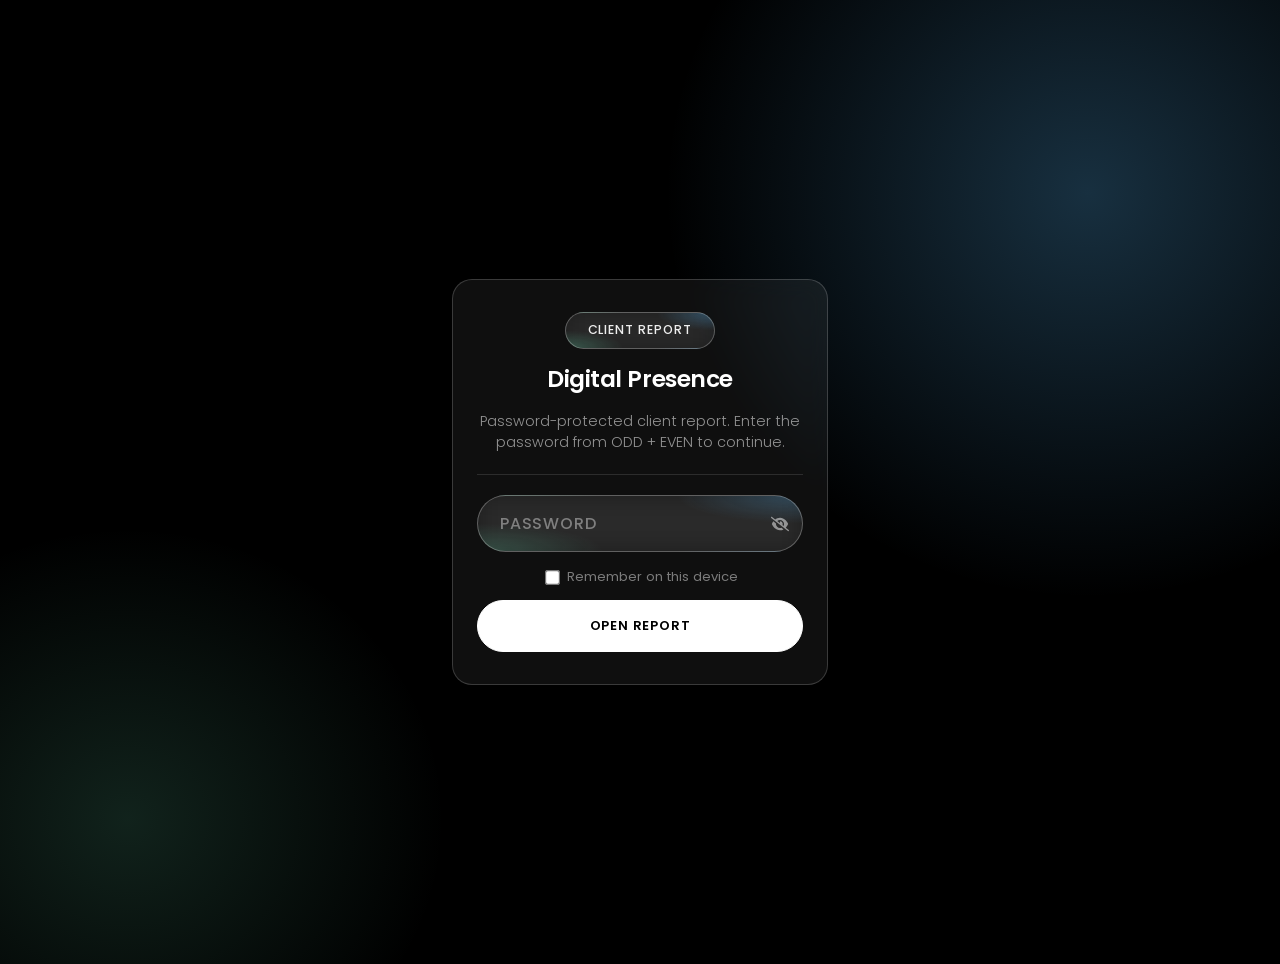
<file: index.html>
<!DOCTYPE html>
<html class="staticrypt-html">
    <head>
        <meta charset="utf-8" />
        <title>Digital Presence</title>
        <meta name="viewport" content="width=device-width, initial-scale=1" />

        <!-- do not cache this page -->
        <meta http-equiv="cache-control" content="max-age=0" />
        <meta http-equiv="cache-control" content="no-cache" />
        <meta http-equiv="expires" content="0" />
        <meta http-equiv="expires" content="Tue, 01 Jan 1980 1:00:00 GMT" />
        <meta http-equiv="pragma" content="no-cache" />

        <meta name="robots" content="noindex, nofollow" />

        <link rel="preconnect" href="https://fonts.googleapis.com" />
        <link rel="preconnect" href="https://fonts.gstatic.com" crossorigin />
        <link href="https://fonts.googleapis.com/css2?family=Poppins:wght@300;400;500;600&display=swap" rel="stylesheet" />

        <style>
            .staticrypt-hr {
                margin: 1.25rem 0;
                border: 0;
                border-top: 1px solid rgba(255, 255, 255, 0.12);
            }

            .staticrypt-page {
                width: 100%;
                max-width: 26rem;
                padding: 0 1.25rem;
                margin: auto;
                box-sizing: border-box;
            }

            .staticrypt-form {
                position: relative;
                z-index: 1;
                background: rgba(255, 255, 255, 0.06);
                border: 0.5px solid rgba(255, 255, 255, 0.18);
                border-radius: 20px;
                max-width: 26rem;
                margin: 0 auto;
                padding: 2rem 1.5rem;
                text-align: center;
                backdrop-filter: blur(12px);
                -webkit-backdrop-filter: blur(12px);
                color: #fff;
            }

            .staticrypt-password-container {
                position: relative;
                outline: 0;
                width: 100%;
                margin: 0 0 15px;
                box-sizing: border-box;
                border-radius: 999px;
                border: 0.5px solid rgba(255, 255, 255, 0.28);
                background:
                  radial-gradient(ellipse 70% 90% at 100% 0%, rgba(84, 171, 229, 0.28), transparent 55%),
                  radial-gradient(ellipse 70% 90% at 0% 100%, rgba(105, 214, 173, 0.24), transparent 55%),
                  rgba(255, 255, 255, 0.06);
                backdrop-filter: blur(12px) saturate(1.6);
                -webkit-backdrop-filter: blur(12px) saturate(1.6);
            }

            .staticrypt-form input[type="password"],
            input[type="text"] {
                background: transparent;
                border: 0;
                box-sizing: border-box;
                font-size: 15px;
                font-family: "Poppins", system-ui, sans-serif;
                font-weight: 500;
                letter-spacing: 0.04em;
                color: rgba(255, 255, 255, 0.92);
                outline: 0;
                padding: 0.95em 2.75em 0.95em 1.35em;
                width: 100%;
            }

            .staticrypt-form input::placeholder {
                color: rgba(255, 255, 255, 0.4);
                font-weight: 500;
                letter-spacing: 0.06em;
                text-transform: uppercase;
            }

            .staticrypt-toggle-password-visibility {
                cursor: pointer;
                height: 18px;
                opacity: 50%;
                padding: 13px;
                position: absolute;
                right: 0;
                top: 50%;
                transform: translateY(-50%);
                width: 18px;
                filter: invert(1);
            }

            .staticrypt-form .staticrypt-decrypt-button {
                text-transform: uppercase;
                outline: 0;
                background: #fff;
                width: 100%;
                border: 1px solid #fff;
                border-radius: 999px;
                padding: 15px;
                color: #000;
                font-size: 13px;
                font-weight: 600;
                letter-spacing: 0.06em;
                font-family: "Poppins", system-ui, sans-serif;
                cursor: pointer;
                transition: background 0.2s ease, color 0.2s ease, border-color 0.2s ease;
            }

            .staticrypt-form .staticrypt-decrypt-button:hover,
            .staticrypt-form .staticrypt-decrypt-button:active,
            .staticrypt-form .staticrypt-decrypt-button:focus {
                background: #000;
                color: #fff;
                border-color: #fff;
                filter: none;
            }

            .staticrypt-html {
                height: 100%;
            }

            .staticrypt-body {
                height: 100%;
                margin: 0;
            }

            .staticrypt-content {
                min-height: 100%;
                display: flex;
                align-items: center;
                justify-content: center;
                margin: 0;
                padding: 2rem 0;
                background:
                  radial-gradient(ellipse 55% 70% at 85% 20%, rgba(84, 171, 229, 0.28), transparent 60%),
                  radial-gradient(ellipse 45% 55% at 10% 85%, rgba(105, 214, 173, 0.16), transparent 55%),
                  #000000;
                font-family: "Poppins", system-ui, sans-serif;
                -webkit-font-smoothing: antialiased;
                -moz-osx-font-smoothing: grayscale;
                color: #fff;
            }

            .staticrypt-instructions {
                margin: 0 0 0.25rem;
                display: flex;
                flex-direction: column;
                align-items: center;
                gap: 0.85rem;
            }

            .staticrypt-instructions p {
                margin: 0;
                font-weight: 300;
                color: rgba(255, 255, 255, 0.55);
                line-height: 1.5;
                font-size: 0.9rem;
            }

            /* Match .hero-title__bubble exactly (span avoids p color/size overrides) */
            .gate-bubble {
                display: inline-flex;
                align-items: center;
                justify-content: center;
                margin: 0;
                padding: 0.9em 1.7em;
                font-size: clamp(0.68rem, 1.3vw, 0.78rem);
                font-weight: 500;
                letter-spacing: 0.08em;
                line-height: 1;
                text-transform: uppercase;
                color: rgba(255, 255, 255, 0.92);
                white-space: nowrap;
                border-radius: 999px;
                border: 0.5px solid rgba(255, 255, 255, 0.28);
                background:
                  radial-gradient(ellipse 70% 90% at 100% 0%, rgba(84, 171, 229, 0.34), transparent 55%),
                  radial-gradient(ellipse 70% 90% at 0% 100%, rgba(105, 214, 173, 0.3), transparent 55%),
                  rgba(255, 255, 255, 0.06);
                backdrop-filter: blur(12px) saturate(1.6);
                -webkit-backdrop-filter: blur(12px) saturate(1.6);
            }

            @media (max-width: 720px) {
                .staticrypt-content {
                    align-items: center;
                    justify-content: center;
                    padding: max(1.25rem, env(safe-area-inset-top, 0px)) 0
                      max(1.25rem, env(safe-area-inset-bottom, 0px));
                }

                .staticrypt-page {
                    width: 100%;
                    max-width: 100%;
                    padding: 0 1rem;
                }

                .staticrypt-form {
                    width: 100%;
                    max-width: 100%;
                    padding: 1.65rem 1.25rem;
                    box-sizing: border-box;
                }

                .staticrypt-title {
                    font-size: 1.3rem !important;
                }

                .staticrypt-instructions p {
                    font-size: 0.85rem;
                }

                .gate-bubble {
                    padding: 0.7em 1.35em;
                    font-size: 0.68rem;
                }

                .staticrypt-form .staticrypt-decrypt-button {
                    padding: 14px;
                    min-height: 48px;
                }
            }

            .staticrypt-title {
                font-size: 1.45rem !important;
                font-weight: 600 !important;
                letter-spacing: -0.02em;
                color: #fff !important;
            }

            label.staticrypt-remember {
                display: flex;
                align-items: center;
                justify-content: center;
                margin-bottom: 1em;
                font-size: 0.82rem;
                color: rgba(255, 255, 255, 0.45);
            }

            .staticrypt-remember input[type="checkbox"] {
                transform: scale(1.15);
                margin-right: 0.55em;
                accent-color: #54abe5;
            }

            .hidden {
                display: none !important;
            }

            .staticrypt-spinner-container {
                height: 100%;
                display: flex;
                align-items: center;
                justify-content: center;
                background: #000;
            }

            .staticrypt-spinner {
                display: inline-block;
                width: 2rem;
                height: 2rem;
                vertical-align: text-bottom;
                border: 0.25em solid rgba(255, 255, 255, 0.2);
                border-right-color: #54abe5;
                border-radius: 50%;
                -webkit-animation: spinner-border 0.75s linear infinite;
                animation: spinner-border 0.75s linear infinite;
            }

            @keyframes spinner-border {
                100% {
                    transform: rotate(360deg);
                }
            }

            @media screen and (-webkit-min-device-pixel-ratio: 0) {
                .staticrypt-form input[type="password"],
                input[type="text"] {
                    font-size: 16px;
                }
            }
        </style>
    </head>

    <body class="staticrypt-body">
        <div id="staticrypt_loading" class="staticrypt-spinner-container">
            <div class="staticrypt-spinner"></div>
        </div>

        <div id="staticrypt_content" class="staticrypt-content hidden">
            <div class="staticrypt-page">
                <div class="staticrypt-form">
                    <div class="staticrypt-instructions">
                        <span class="gate-bubble">Client Report</span>
                        <p class="staticrypt-title">Digital Presence</p>
                        <p>Password-protected client report. Enter the password from ODD + EVEN to continue.</p>
                    </div>

                    <hr class="staticrypt-hr" />

                    <form id="staticrypt-form" action="#" method="post">
                        <div class="staticrypt-password-container">
                            <input
                                id="staticrypt-password"
                                type="password"
                                name="password"
                                placeholder="Password"
                                autofocus
                            />

                            <img
                                class="staticrypt-toggle-password-visibility"
                                alt="Show password"
                                title="Show password"
                                src="[data-uri]"
                            />
                        </div>

                        <label id="staticrypt-remember-label" class="staticrypt-remember hidden">
                            <input id="staticrypt-remember" type="checkbox" name="remember" />
                            Remember on this device
                        </label>

                        <input type="submit" class="staticrypt-decrypt-button" value="Open report" />
                    </form>
                </div>
            </div>
        </div>

        <script>
            // these variables will be filled when generating the file - the template format is 'variable_name'
            const staticryptInitiator = ((function(){
  const exports = {};
  const cryptoEngine = ((function(){
  const exports = {};
  const { subtle } = crypto;

const IV_BITS = 16 * 8;
const HEX_BITS = 4;
const ENCRYPTION_ALGO = "AES-CBC";

/**
 * Translates between utf8 encoded hexadecimal strings
 * and Uint8Array bytes.
 */
const HexEncoder = {
    /**
     * hex string -> bytes
     * @param {string} hexString
     * @returns {Uint8Array}
     */
    parse: function (hexString) {
        if (hexString.length % 2 !== 0) throw "Invalid hexString";
        const arrayBuffer = new Uint8Array(hexString.length / 2);

        for (let i = 0; i < hexString.length; i += 2) {
            const byteValue = parseInt(hexString.substring(i, i + 2), 16);
            if (isNaN(byteValue)) {
                throw "Invalid hexString";
            }
            arrayBuffer[i / 2] = byteValue;
        }
        return arrayBuffer;
    },

    /**
     * bytes -> hex string
     * @param {Uint8Array} bytes
     * @returns {string}
     */
    stringify: function (bytes) {
        const hexBytes = [];

        for (let i = 0; i < bytes.length; ++i) {
            let byteString = bytes[i].toString(16);
            if (byteString.length < 2) {
                byteString = "0" + byteString;
            }
            hexBytes.push(byteString);
        }
        return hexBytes.join("");
    },
};

/**
 * Translates between utf8 strings and Uint8Array bytes.
 */
const UTF8Encoder = {
    parse: function (str) {
        return new TextEncoder().encode(str);
    },

    stringify: function (bytes) {
        return new TextDecoder().decode(bytes);
    },
};

/**
 * Salt and encrypt a msg with a password.
 */
async function encrypt(msg, hashedPassword) {
    // Must be 16 bytes, unpredictable, and preferably cryptographically random. However, it need not be secret.
    // https://developer.mozilla.org/en-US/docs/Web/API/SubtleCrypto/encrypt#parameters
    const iv = crypto.getRandomValues(new Uint8Array(IV_BITS / 8));

    const key = await subtle.importKey("raw", HexEncoder.parse(hashedPassword), ENCRYPTION_ALGO, false, ["encrypt"]);

    const encrypted = await subtle.encrypt(
        {
            name: ENCRYPTION_ALGO,
            iv: iv,
        },
        key,
        UTF8Encoder.parse(msg)
    );

    // iv will be 32 hex characters, we prepend it to the ciphertext for use in decryption
    return HexEncoder.stringify(iv) + HexEncoder.stringify(new Uint8Array(encrypted));
}
exports.encrypt = encrypt;

/**
 * Decrypt a salted msg using a password.
 *
 * @param {string} encryptedMsg
 * @param {string} hashedPassword
 * @returns {Promise<string>}
 */
async function decrypt(encryptedMsg, hashedPassword) {
    const ivLength = IV_BITS / HEX_BITS;
    const iv = HexEncoder.parse(encryptedMsg.substring(0, ivLength));
    const encrypted = encryptedMsg.substring(ivLength);

    const key = await subtle.importKey("raw", HexEncoder.parse(hashedPassword), ENCRYPTION_ALGO, false, ["decrypt"]);

    const outBuffer = await subtle.decrypt(
        {
            name: ENCRYPTION_ALGO,
            iv: iv,
        },
        key,
        HexEncoder.parse(encrypted)
    );

    return UTF8Encoder.stringify(new Uint8Array(outBuffer));
}
exports.decrypt = decrypt;

/**
 * Salt and hash the password so it can be stored in localStorage without opening a password reuse vulnerability.
 *
 * @param {string} password
 * @param {string} salt
 * @returns {Promise<string>}
 */
async function hashPassword(password, salt) {
    // we hash the password in multiple steps, each adding more iterations. This is because we used to allow less
    // iterations, so for backward compatibility reasons, we need to support going from that to more iterations.
    let hashedPassword = await hashLegacyRound(password, salt);

    hashedPassword = await hashSecondRound(hashedPassword, salt);

    return hashThirdRound(hashedPassword, salt);
}
exports.hashPassword = hashPassword;

/**
 * This hashes the password with 1k iterations. This is a low number, we need this function to support backwards
 * compatibility.
 *
 * @param {string} password
 * @param {string} salt
 * @returns {Promise<string>}
 */
function hashLegacyRound(password, salt) {
    return pbkdf2(password, salt, 1000, "SHA-1");
}
exports.hashLegacyRound = hashLegacyRound;

/**
 * Add a second round of iterations. This is because we used to use 1k, so for backwards compatibility with
 * remember-me/autodecrypt links, we need to support going from that to more iterations.
 *
 * @param hashedPassword
 * @param salt
 * @returns {Promise<string>}
 */
function hashSecondRound(hashedPassword, salt) {
    return pbkdf2(hashedPassword, salt, 14000, "SHA-256");
}
exports.hashSecondRound = hashSecondRound;

/**
 * Add a third round of iterations to bring total number to 600k. This is because we used to use 1k, then 15k, so for
 * backwards compatibility with remember-me/autodecrypt links, we need to support going from that to more iterations.
 *
 * @param hashedPassword
 * @param salt
 * @returns {Promise<string>}
 */
function hashThirdRound(hashedPassword, salt) {
    return pbkdf2(hashedPassword, salt, 585000, "SHA-256");
}
exports.hashThirdRound = hashThirdRound;

/**
 * Salt and hash the password so it can be stored in localStorage without opening a password reuse vulnerability.
 *
 * @param {string} password
 * @param {string} salt
 * @param {int} iterations
 * @param {string} hashAlgorithm
 * @returns {Promise<string>}
 */
async function pbkdf2(password, salt, iterations, hashAlgorithm) {
    const key = await subtle.importKey("raw", UTF8Encoder.parse(password), "PBKDF2", false, ["deriveBits"]);

    const keyBytes = await subtle.deriveBits(
        {
            name: "PBKDF2",
            hash: hashAlgorithm,
            iterations,
            salt: UTF8Encoder.parse(salt),
        },
        key,
        256
    );

    return HexEncoder.stringify(new Uint8Array(keyBytes));
}

function generateRandomSalt() {
    const bytes = crypto.getRandomValues(new Uint8Array(128 / 8));

    return HexEncoder.stringify(new Uint8Array(bytes));
}
exports.generateRandomSalt = generateRandomSalt;

async function signMessage(hashedPassword, message) {
    const key = await subtle.importKey(
        "raw",
        HexEncoder.parse(hashedPassword),
        {
            name: "HMAC",
            hash: "SHA-256",
        },
        false,
        ["sign"]
    );
    const signature = await subtle.sign("HMAC", key, UTF8Encoder.parse(message));

    return HexEncoder.stringify(new Uint8Array(signature));
}
exports.signMessage = signMessage;

function getRandomAlphanum() {
    const possibleCharacters = "abcdefghijklmnopqrstuvwxyzABCDEFGHIJKLMNOPQRSTUVWXYZ0123456789";

    let byteArray;
    let parsedInt;

    // Keep generating new random bytes until we get a value that falls
    // within a range that can be evenly divided by possibleCharacters.length
    do {
        byteArray = crypto.getRandomValues(new Uint8Array(1));
        // extract the lowest byte to get an int from 0 to 255 (probably unnecessary, since we're only generating 1 byte)
        parsedInt = byteArray[0] & 0xff;
    } while (parsedInt >= 256 - (256 % possibleCharacters.length));

    // Take the modulo of the parsed integer to get a random number between 0 and totalLength - 1
    const randomIndex = parsedInt % possibleCharacters.length;

    return possibleCharacters[randomIndex];
}

/**
 * Generate a random string of a given length.
 *
 * @param {int} length
 * @returns {string}
 */
function generateRandomString(length) {
    let randomString = "";

    for (let i = 0; i < length; i++) {
        randomString += getRandomAlphanum();
    }

    return randomString;
}
exports.generateRandomString = generateRandomString;

  return exports;
})());
const codec = ((function(){
  const exports = {};
  /**
 * Initialize the codec with the provided cryptoEngine - this return functions to encode and decode messages.
 *
 * @param cryptoEngine - the engine to use for encryption / decryption
 */
function init(cryptoEngine) {
    const exports = {};

    /**
     * Top-level function for encoding a message.
     * Includes password hashing, encryption, and signing.
     *
     * @param {string} msg
     * @param {string} password
     * @param {string} salt
     *
     * @returns {string} The encoded text
     */
    async function encode(msg, password, salt) {
        const hashedPassword = await cryptoEngine.hashPassword(password, salt);

        const encrypted = await cryptoEngine.encrypt(msg, hashedPassword);

        // we use the hashed password in the HMAC because this is effectively what will be used a password (so we can store
        // it in localStorage safely, we don't use the clear text password)
        const hmac = await cryptoEngine.signMessage(hashedPassword, encrypted);

        return hmac + encrypted;
    }
    exports.encode = encode;

    /**
     * Encode using a password that has already been hashed. This is useful to encode multiple messages in a row, that way
     * we don't need to hash the password multiple times.
     *
     * @param {string} msg
     * @param {string} hashedPassword
     *
     * @returns {string} The encoded text
     */
    async function encodeWithHashedPassword(msg, hashedPassword) {
        const encrypted = await cryptoEngine.encrypt(msg, hashedPassword);

        // we use the hashed password in the HMAC because this is effectively what will be used a password (so we can store
        // it in localStorage safely, we don't use the clear text password)
        const hmac = await cryptoEngine.signMessage(hashedPassword, encrypted);

        return hmac + encrypted;
    }
    exports.encodeWithHashedPassword = encodeWithHashedPassword;

    /**
     * Top-level function for decoding a message.
     * Includes signature check and decryption.
     *
     * @param {string} signedMsg
     * @param {string} hashedPassword
     * @param {string} salt
     * @param {int} backwardCompatibleAttempt
     * @param {string} originalPassword
     *
     * @returns {Object} {success: true, decoded: string} | {success: false, message: string}
     */
    async function decode(signedMsg, hashedPassword, salt, backwardCompatibleAttempt = 0, originalPassword = "") {
        const encryptedHMAC = signedMsg.substring(0, 64);
        const encryptedMsg = signedMsg.substring(64);
        const decryptedHMAC = await cryptoEngine.signMessage(hashedPassword, encryptedMsg);

        if (decryptedHMAC !== encryptedHMAC) {
            // we have been raising the number of iterations in the hashing algorithm multiple times, so to support the old
            // remember-me/autodecrypt links we need to try bringing the old hashes up to speed.
            originalPassword = originalPassword || hashedPassword;
            if (backwardCompatibleAttempt === 0) {
                const updatedHashedPassword = await cryptoEngine.hashThirdRound(originalPassword, salt);

                return decode(signedMsg, updatedHashedPassword, salt, backwardCompatibleAttempt + 1, originalPassword);
            }
            if (backwardCompatibleAttempt === 1) {
                let updatedHashedPassword = await cryptoEngine.hashSecondRound(originalPassword, salt);
                updatedHashedPassword = await cryptoEngine.hashThirdRound(updatedHashedPassword, salt);

                return decode(signedMsg, updatedHashedPassword, salt, backwardCompatibleAttempt + 1, originalPassword);
            }

            return { success: false, message: "Signature mismatch" };
        }

        return {
            success: true,
            decoded: await cryptoEngine.decrypt(encryptedMsg, hashedPassword),
        };
    }
    exports.decode = decode;

    return exports;
}
exports.init = init;

  return exports;
})());
const decode = codec.init(cryptoEngine).decode;

/**
 * Initialize the staticrypt module, that exposes functions callbable by the password_template.
 *
 * @param {{
 *  staticryptEncryptedMsgUniqueVariableName: string,
 *  isRememberEnabled: boolean,
 *  rememberDurationInDays: number,
 *  staticryptSaltUniqueVariableName: string,
 * }} staticryptConfig - object of data that is stored on the password_template at encryption time.
 *
 * @param {{
 *  rememberExpirationKey: string,
 *  rememberPassphraseKey: string,
 *  replaceHtmlCallback: function,
 *  clearLocalStorageCallback: function,
 * }} templateConfig - object of data that can be configured by a custom password_template.
 */
function init(staticryptConfig, templateConfig) {
    const exports = {};

    /**
     * Decrypt our encrypted page, replace the whole HTML.
     *
     * @param {string} hashedPassword
     * @returns {Promise<boolean>}
     */
    async function decryptAndReplaceHtml(hashedPassword) {
        const { staticryptEncryptedMsgUniqueVariableName, staticryptSaltUniqueVariableName } = staticryptConfig;
        const { replaceHtmlCallback } = templateConfig;

        const result = await decode(
            staticryptEncryptedMsgUniqueVariableName,
            hashedPassword,
            staticryptSaltUniqueVariableName
        );
        if (!result.success) {
            return false;
        }
        const plainHTML = result.decoded;

        // if the user configured a callback call it, otherwise just replace the whole HTML
        if (typeof replaceHtmlCallback === "function") {
            replaceHtmlCallback(plainHTML);
        } else {
            document.write(plainHTML);
            document.close();
        }

        return true;
    }

    /**
     * Attempt to decrypt the page and replace the whole HTML.
     *
     * @param {string} password
     * @param {boolean} isRememberChecked
     *
     * @returns {Promise<{isSuccessful: boolean, hashedPassword?: string}>} - we return an object, so that if we want to
     *   expose more information in the future we can do it without breaking the password_template
     */
    async function handleDecryptionOfPage(password, isRememberChecked) {
        const { staticryptSaltUniqueVariableName } = staticryptConfig;

        // decrypt and replace the whole page
        const hashedPassword = await cryptoEngine.hashPassword(password, staticryptSaltUniqueVariableName);
        return handleDecryptionOfPageFromHash(hashedPassword, isRememberChecked);
    }
    exports.handleDecryptionOfPage = handleDecryptionOfPage;

    async function handleDecryptionOfPageFromHash(hashedPassword, isRememberChecked) {
        const { isRememberEnabled, rememberDurationInDays } = staticryptConfig;
        const { rememberExpirationKey, rememberPassphraseKey } = templateConfig;

        const isDecryptionSuccessful = await decryptAndReplaceHtml(hashedPassword);

        if (!isDecryptionSuccessful) {
            return {
                isSuccessful: false,
                hashedPassword,
            };
        }

        // remember the hashedPassword and set its expiration if necessary
        if (isRememberEnabled && isRememberChecked) {
            window.localStorage.setItem(rememberPassphraseKey, hashedPassword);

            // set the expiration if the duration isn't 0 (meaning no expiration)
            if (rememberDurationInDays > 0) {
                window.localStorage.setItem(
                    rememberExpirationKey,
                    (new Date().getTime() + rememberDurationInDays * 24 * 60 * 60 * 1000).toString()
                );
            }
        }

        return {
            isSuccessful: true,
            hashedPassword,
        };
    }
    exports.handleDecryptionOfPageFromHash = handleDecryptionOfPageFromHash;

    /**
     * Clear localstorage from staticrypt related values
     */
    function clearLocalStorage() {
        const { clearLocalStorageCallback, rememberExpirationKey, rememberPassphraseKey } = templateConfig;

        if (typeof clearLocalStorageCallback === "function") {
            clearLocalStorageCallback();
        } else {
            localStorage.removeItem(rememberPassphraseKey);
            localStorage.removeItem(rememberExpirationKey);
        }
    }

    async function handleDecryptOnLoad() {
        let isSuccessful = await decryptOnLoadFromUrl();

        if (!isSuccessful) {
            isSuccessful = await decryptOnLoadFromRememberMe();
        }

        return { isSuccessful };
    }
    exports.handleDecryptOnLoad = handleDecryptOnLoad;

    /**
     * Clear storage if we are logging out
     *
     * @returns {boolean} - whether we logged out
     */
    function logoutIfNeeded() {
        const logoutKey = "staticrypt_logout";

        // handle logout through query param
        const queryParams = new URLSearchParams(window.location.search);
        if (queryParams.has(logoutKey)) {
            clearLocalStorage();
            return true;
        }

        // handle logout through URL fragment
        const hash = window.location.hash.substring(1);
        if (hash.includes(logoutKey)) {
            clearLocalStorage();
            return true;
        }

        return false;
    }

    /**
     * To be called on load: check if we want to try to decrypt and replace the HTML with the decrypted content, and
     * try to do it if needed.
     *
     * @returns {Promise<boolean>} true if we derypted and replaced the whole page, false otherwise
     */
    async function decryptOnLoadFromRememberMe() {
        const { rememberDurationInDays } = staticryptConfig;
        const { rememberExpirationKey, rememberPassphraseKey } = templateConfig;

        // if we are login out, terminate
        if (logoutIfNeeded()) {
            return false;
        }

        // if there is expiration configured, check if we're not beyond the expiration
        if (rememberDurationInDays && rememberDurationInDays > 0) {
            const expiration = localStorage.getItem(rememberExpirationKey),
                isExpired = expiration && new Date().getTime() > parseInt(expiration);

            if (isExpired) {
                clearLocalStorage();
                return false;
            }
        }

        const hashedPassword = localStorage.getItem(rememberPassphraseKey);

        if (hashedPassword) {
            // try to decrypt
            const isDecryptionSuccessful = await decryptAndReplaceHtml(hashedPassword);

            // if the decryption is unsuccessful the password might be wrong - silently clear the saved data and let
            // the user fill the password form again
            if (!isDecryptionSuccessful) {
                clearLocalStorage();
                return false;
            }

            return true;
        }

        return false;
    }

    async function decryptOnLoadFromUrl() {
        const passwordKey = "staticrypt_pwd";
        const rememberMeKey = "remember_me";

        // try to get the password from the query param (for backward compatibility - we now want to avoid this method,
        // since it sends the hashed password to the server which isn't needed)
        const queryParams = new URLSearchParams(window.location.search);
        const hashedPasswordQuery = queryParams.get(passwordKey);
        const rememberMeQuery = queryParams.get(rememberMeKey);

        const urlFragment = window.location.hash.substring(1);
        // get the password from the url fragment
        const hashedPasswordRegexMatch = urlFragment.match(new RegExp(passwordKey + "=([^&]*)"));
        const hashedPasswordFragment = hashedPasswordRegexMatch ? hashedPasswordRegexMatch[1] : null;
        const rememberMeFragment = urlFragment.includes(rememberMeKey);

        const hashedPassword = hashedPasswordFragment || hashedPasswordQuery;
        const rememberMe = rememberMeFragment || rememberMeQuery;

        if (hashedPassword) {
            return handleDecryptionOfPageFromHash(hashedPassword, rememberMe);
        }

        return false;
    }

    return exports;
}
exports.init = init;

  return exports;
})());
            const templateError = "Incorrect password",
                templateToggleAltShow = "Show password",
                templateToggleAltHide = "Hide password",
                isRememberEnabled = true,
                staticryptConfig = {"staticryptEncryptedMsgUniqueVariableName":"[base64]","isRememberEnabled":true,"rememberDurationInDays":30,"staticryptSaltUniqueVariableName":"af1032884565d31a36d5d11145b49d69"};

            // you can edit these values to customize some of the behavior of StatiCrypt
            const templateConfig = {
                rememberExpirationKey: "staticrypt_expiration",
                rememberPassphraseKey: "staticrypt_passphrase",
                replaceHtmlCallback: null,
                clearLocalStorageCallback: null,
            };

            // init the staticrypt engine
            const staticrypt = staticryptInitiator.init(staticryptConfig, templateConfig);

            // try to automatically decrypt on load if there is a saved password
            window.onload = async function () {
                const { isSuccessful } = await staticrypt.handleDecryptOnLoad();

                // if we didn't decrypt anything on load, show the password prompt. Otherwise the content has already been
                // replaced, no need to do anything
                if (!isSuccessful) {
                    // hide loading screen
                    document.getElementById("staticrypt_loading").classList.add("hidden");
                    document.getElementById("staticrypt_content").classList.remove("hidden");
                    document.getElementById("staticrypt-password").focus();

                    // show the remember me checkbox
                    if (isRememberEnabled) {
                        document.getElementById("staticrypt-remember-label").classList.remove("hidden");
                    }
                }
            };

            // toggle password visibility
            const toggleIcon = document.querySelector(".staticrypt-toggle-password-visibility");
            // these two icons are coming from FontAwesome
            const imgSrcEyeClosed =
                "[data-uri]";
            const imgSrcEyeOpened =
                "[data-uri]";
            toggleIcon.addEventListener("click", function () {
                const passwordInput = document.getElementById("staticrypt-password");
                if (passwordInput.type === "password") {
                    passwordInput.type = "text";
                    toggleIcon.src = imgSrcEyeOpened;
                    toggleIcon.alt = templateToggleAltHide;
                    toggleIcon.title = templateToggleAltHide;
                } else {
                    passwordInput.type = "password";
                    toggleIcon.src = imgSrcEyeClosed;
                    toggleIcon.alt = templateToggleAltShow;
                    toggleIcon.title = templateToggleAltShow;
                }
            });

            // handle password form submission
            document.getElementById("staticrypt-form").addEventListener("submit", async function (e) {
                e.preventDefault();

                const password = document.getElementById("staticrypt-password").value,
                    isRememberChecked = document.getElementById("staticrypt-remember").checked;

                const { isSuccessful } = await staticrypt.handleDecryptionOfPage(password, isRememberChecked);

                if (!isSuccessful) {
                    alert(templateError);
                }
            });
        </script>
    </body>
</html>
</file>
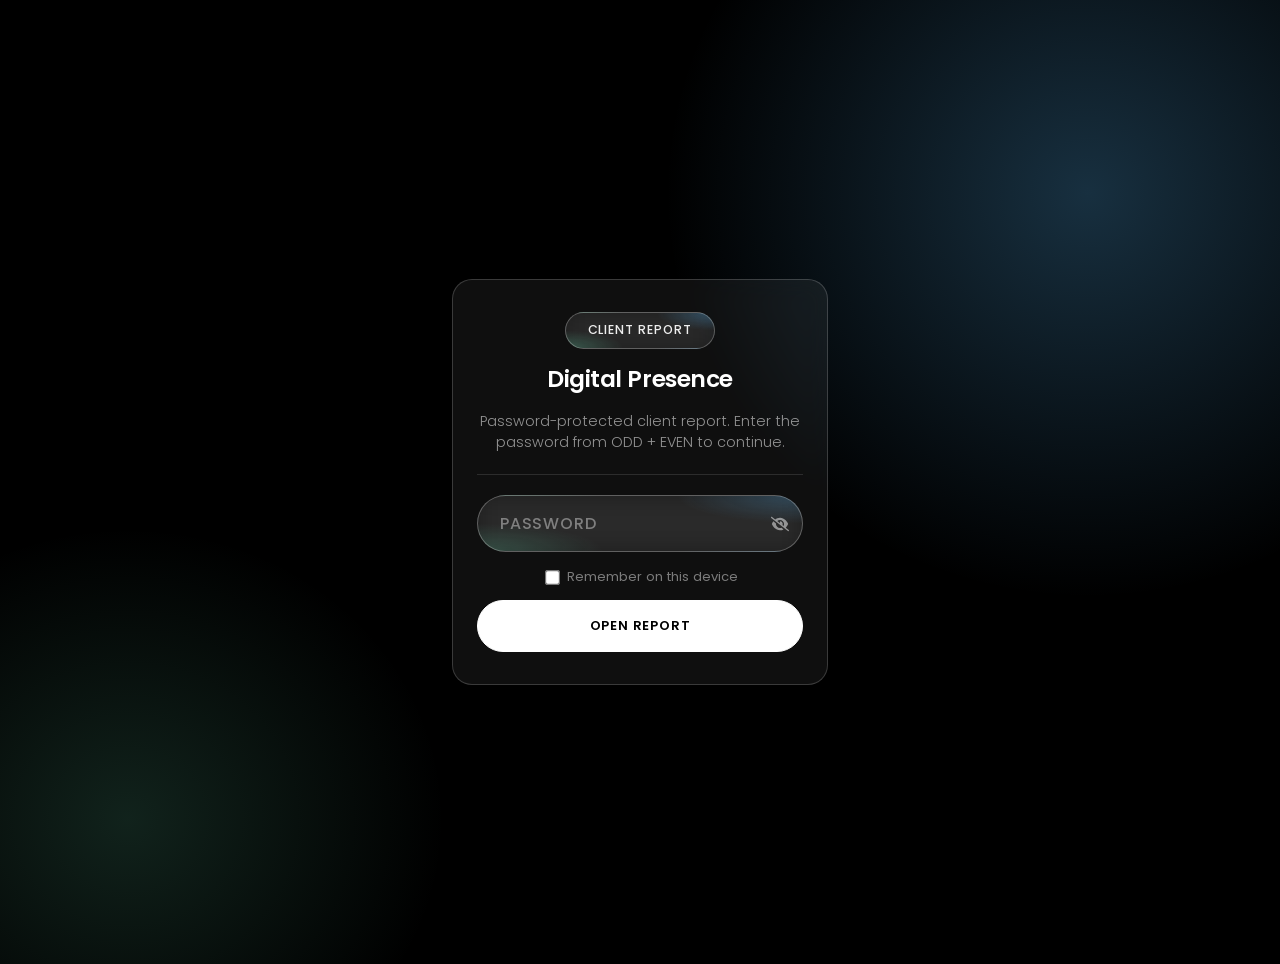
<file: reports/index.html>
<!DOCTYPE html>
<html class="staticrypt-html">
    <head>
        <meta charset="utf-8" />
        <title>Digital Presence</title>
        <meta name="viewport" content="width=device-width, initial-scale=1" />

        <!-- do not cache this page -->
        <meta http-equiv="cache-control" content="max-age=0" />
        <meta http-equiv="cache-control" content="no-cache" />
        <meta http-equiv="expires" content="0" />
        <meta http-equiv="expires" content="Tue, 01 Jan 1980 1:00:00 GMT" />
        <meta http-equiv="pragma" content="no-cache" />

        <meta name="robots" content="noindex, nofollow" />

        <link rel="preconnect" href="https://fonts.googleapis.com" />
        <link rel="preconnect" href="https://fonts.gstatic.com" crossorigin />
        <link href="https://fonts.googleapis.com/css2?family=Poppins:wght@300;400;500;600&display=swap" rel="stylesheet" />

        <style>
            .staticrypt-hr {
                margin: 1.25rem 0;
                border: 0;
                border-top: 1px solid rgba(255, 255, 255, 0.12);
            }

            .staticrypt-page {
                width: 100%;
                max-width: 26rem;
                padding: 0 1.25rem;
                margin: auto;
                box-sizing: border-box;
            }

            .staticrypt-form {
                position: relative;
                z-index: 1;
                background: rgba(255, 255, 255, 0.06);
                border: 0.5px solid rgba(255, 255, 255, 0.18);
                border-radius: 20px;
                max-width: 26rem;
                margin: 0 auto;
                padding: 2rem 1.5rem;
                text-align: center;
                backdrop-filter: blur(12px);
                -webkit-backdrop-filter: blur(12px);
                color: #fff;
            }

            .staticrypt-password-container {
                position: relative;
                outline: 0;
                width: 100%;
                margin: 0 0 15px;
                box-sizing: border-box;
                border-radius: 999px;
                border: 0.5px solid rgba(255, 255, 255, 0.28);
                background:
                  radial-gradient(ellipse 70% 90% at 100% 0%, rgba(84, 171, 229, 0.28), transparent 55%),
                  radial-gradient(ellipse 70% 90% at 0% 100%, rgba(105, 214, 173, 0.24), transparent 55%),
                  rgba(255, 255, 255, 0.06);
                backdrop-filter: blur(12px) saturate(1.6);
                -webkit-backdrop-filter: blur(12px) saturate(1.6);
            }

            .staticrypt-form input[type="password"],
            input[type="text"] {
                background: transparent;
                border: 0;
                box-sizing: border-box;
                font-size: 15px;
                font-family: "Poppins", system-ui, sans-serif;
                font-weight: 500;
                letter-spacing: 0.04em;
                color: rgba(255, 255, 255, 0.92);
                outline: 0;
                padding: 0.95em 2.75em 0.95em 1.35em;
                width: 100%;
            }

            .staticrypt-form input::placeholder {
                color: rgba(255, 255, 255, 0.4);
                font-weight: 500;
                letter-spacing: 0.06em;
                text-transform: uppercase;
            }

            .staticrypt-toggle-password-visibility {
                cursor: pointer;
                height: 18px;
                opacity: 50%;
                padding: 13px;
                position: absolute;
                right: 0;
                top: 50%;
                transform: translateY(-50%);
                width: 18px;
                filter: invert(1);
            }

            .staticrypt-form .staticrypt-decrypt-button {
                text-transform: uppercase;
                outline: 0;
                background: #fff;
                width: 100%;
                border: 1px solid #fff;
                border-radius: 999px;
                padding: 15px;
                color: #000;
                font-size: 13px;
                font-weight: 600;
                letter-spacing: 0.06em;
                font-family: "Poppins", system-ui, sans-serif;
                cursor: pointer;
                transition: background 0.2s ease, color 0.2s ease, border-color 0.2s ease;
            }

            .staticrypt-form .staticrypt-decrypt-button:hover,
            .staticrypt-form .staticrypt-decrypt-button:active,
            .staticrypt-form .staticrypt-decrypt-button:focus {
                background: #000;
                color: #fff;
                border-color: #fff;
                filter: none;
            }

            .staticrypt-html {
                height: 100%;
            }

            .staticrypt-body {
                height: 100%;
                margin: 0;
            }

            .staticrypt-content {
                min-height: 100%;
                display: flex;
                align-items: center;
                justify-content: center;
                margin: 0;
                padding: 2rem 0;
                background:
                  radial-gradient(ellipse 55% 70% at 85% 20%, rgba(84, 171, 229, 0.28), transparent 60%),
                  radial-gradient(ellipse 45% 55% at 10% 85%, rgba(105, 214, 173, 0.16), transparent 55%),
                  #000000;
                font-family: "Poppins", system-ui, sans-serif;
                -webkit-font-smoothing: antialiased;
                -moz-osx-font-smoothing: grayscale;
                color: #fff;
            }

            .staticrypt-instructions {
                margin: 0 0 0.25rem;
                display: flex;
                flex-direction: column;
                align-items: center;
                gap: 0.85rem;
            }

            .staticrypt-instructions p {
                margin: 0;
                font-weight: 300;
                color: rgba(255, 255, 255, 0.55);
                line-height: 1.5;
                font-size: 0.9rem;
            }

            /* Match .hero-title__bubble exactly (span avoids p color/size overrides) */
            .gate-bubble {
                display: inline-flex;
                align-items: center;
                justify-content: center;
                margin: 0;
                padding: 0.9em 1.7em;
                font-size: clamp(0.68rem, 1.3vw, 0.78rem);
                font-weight: 500;
                letter-spacing: 0.08em;
                line-height: 1;
                text-transform: uppercase;
                color: rgba(255, 255, 255, 0.92);
                white-space: nowrap;
                border-radius: 999px;
                border: 0.5px solid rgba(255, 255, 255, 0.28);
                background:
                  radial-gradient(ellipse 70% 90% at 100% 0%, rgba(84, 171, 229, 0.34), transparent 55%),
                  radial-gradient(ellipse 70% 90% at 0% 100%, rgba(105, 214, 173, 0.3), transparent 55%),
                  rgba(255, 255, 255, 0.06);
                backdrop-filter: blur(12px) saturate(1.6);
                -webkit-backdrop-filter: blur(12px) saturate(1.6);
            }

            @media (max-width: 720px) {
                .staticrypt-content {
                    align-items: center;
                    justify-content: center;
                    padding: max(1.25rem, env(safe-area-inset-top, 0px)) 0
                      max(1.25rem, env(safe-area-inset-bottom, 0px));
                }

                .staticrypt-page {
                    width: 100%;
                    max-width: 100%;
                    padding: 0 1rem;
                }

                .staticrypt-form {
                    width: 100%;
                    max-width: 100%;
                    padding: 1.65rem 1.25rem;
                    box-sizing: border-box;
                }

                .staticrypt-title {
                    font-size: 1.3rem !important;
                }

                .staticrypt-instructions p {
                    font-size: 0.85rem;
                }

                .gate-bubble {
                    padding: 0.7em 1.35em;
                    font-size: 0.68rem;
                }

                .staticrypt-form .staticrypt-decrypt-button {
                    padding: 14px;
                    min-height: 48px;
                }
            }

            .staticrypt-title {
                font-size: 1.45rem !important;
                font-weight: 600 !important;
                letter-spacing: -0.02em;
                color: #fff !important;
            }

            label.staticrypt-remember {
                display: flex;
                align-items: center;
                justify-content: center;
                margin-bottom: 1em;
                font-size: 0.82rem;
                color: rgba(255, 255, 255, 0.45);
            }

            .staticrypt-remember input[type="checkbox"] {
                transform: scale(1.15);
                margin-right: 0.55em;
                accent-color: #54abe5;
            }

            .hidden {
                display: none !important;
            }

            .staticrypt-spinner-container {
                height: 100%;
                display: flex;
                align-items: center;
                justify-content: center;
                background: #000;
            }

            .staticrypt-spinner {
                display: inline-block;
                width: 2rem;
                height: 2rem;
                vertical-align: text-bottom;
                border: 0.25em solid rgba(255, 255, 255, 0.2);
                border-right-color: #54abe5;
                border-radius: 50%;
                -webkit-animation: spinner-border 0.75s linear infinite;
                animation: spinner-border 0.75s linear infinite;
            }

            @keyframes spinner-border {
                100% {
                    transform: rotate(360deg);
                }
            }

            @media screen and (-webkit-min-device-pixel-ratio: 0) {
                .staticrypt-form input[type="password"],
                input[type="text"] {
                    font-size: 16px;
                }
            }
        </style>
    </head>

    <body class="staticrypt-body">
        <div id="staticrypt_loading" class="staticrypt-spinner-container">
            <div class="staticrypt-spinner"></div>
        </div>

        <div id="staticrypt_content" class="staticrypt-content hidden">
            <div class="staticrypt-page">
                <div class="staticrypt-form">
                    <div class="staticrypt-instructions">
                        <span class="gate-bubble">Client Report</span>
                        <p class="staticrypt-title">Digital Presence</p>
                        <p>Password-protected client report. Enter the password from ODD + EVEN to continue.</p>
                    </div>

                    <hr class="staticrypt-hr" />

                    <form id="staticrypt-form" action="#" method="post">
                        <div class="staticrypt-password-container">
                            <input
                                id="staticrypt-password"
                                type="password"
                                name="password"
                                placeholder="Password"
                                autofocus
                            />

                            <img
                                class="staticrypt-toggle-password-visibility"
                                alt="Show password"
                                title="Show password"
                                src="[data-uri]"
                            />
                        </div>

                        <label id="staticrypt-remember-label" class="staticrypt-remember hidden">
                            <input id="staticrypt-remember" type="checkbox" name="remember" />
                            Remember on this device
                        </label>

                        <input type="submit" class="staticrypt-decrypt-button" value="Open report" />
                    </form>
                </div>
            </div>
        </div>

        <script>
            // these variables will be filled when generating the file - the template format is 'variable_name'
            const staticryptInitiator = ((function(){
  const exports = {};
  const cryptoEngine = ((function(){
  const exports = {};
  const { subtle } = crypto;

const IV_BITS = 16 * 8;
const HEX_BITS = 4;
const ENCRYPTION_ALGO = "AES-CBC";

/**
 * Translates between utf8 encoded hexadecimal strings
 * and Uint8Array bytes.
 */
const HexEncoder = {
    /**
     * hex string -> bytes
     * @param {string} hexString
     * @returns {Uint8Array}
     */
    parse: function (hexString) {
        if (hexString.length % 2 !== 0) throw "Invalid hexString";
        const arrayBuffer = new Uint8Array(hexString.length / 2);

        for (let i = 0; i < hexString.length; i += 2) {
            const byteValue = parseInt(hexString.substring(i, i + 2), 16);
            if (isNaN(byteValue)) {
                throw "Invalid hexString";
            }
            arrayBuffer[i / 2] = byteValue;
        }
        return arrayBuffer;
    },

    /**
     * bytes -> hex string
     * @param {Uint8Array} bytes
     * @returns {string}
     */
    stringify: function (bytes) {
        const hexBytes = [];

        for (let i = 0; i < bytes.length; ++i) {
            let byteString = bytes[i].toString(16);
            if (byteString.length < 2) {
                byteString = "0" + byteString;
            }
            hexBytes.push(byteString);
        }
        return hexBytes.join("");
    },
};

/**
 * Translates between utf8 strings and Uint8Array bytes.
 */
const UTF8Encoder = {
    parse: function (str) {
        return new TextEncoder().encode(str);
    },

    stringify: function (bytes) {
        return new TextDecoder().decode(bytes);
    },
};

/**
 * Salt and encrypt a msg with a password.
 */
async function encrypt(msg, hashedPassword) {
    // Must be 16 bytes, unpredictable, and preferably cryptographically random. However, it need not be secret.
    // https://developer.mozilla.org/en-US/docs/Web/API/SubtleCrypto/encrypt#parameters
    const iv = crypto.getRandomValues(new Uint8Array(IV_BITS / 8));

    const key = await subtle.importKey("raw", HexEncoder.parse(hashedPassword), ENCRYPTION_ALGO, false, ["encrypt"]);

    const encrypted = await subtle.encrypt(
        {
            name: ENCRYPTION_ALGO,
            iv: iv,
        },
        key,
        UTF8Encoder.parse(msg)
    );

    // iv will be 32 hex characters, we prepend it to the ciphertext for use in decryption
    return HexEncoder.stringify(iv) + HexEncoder.stringify(new Uint8Array(encrypted));
}
exports.encrypt = encrypt;

/**
 * Decrypt a salted msg using a password.
 *
 * @param {string} encryptedMsg
 * @param {string} hashedPassword
 * @returns {Promise<string>}
 */
async function decrypt(encryptedMsg, hashedPassword) {
    const ivLength = IV_BITS / HEX_BITS;
    const iv = HexEncoder.parse(encryptedMsg.substring(0, ivLength));
    const encrypted = encryptedMsg.substring(ivLength);

    const key = await subtle.importKey("raw", HexEncoder.parse(hashedPassword), ENCRYPTION_ALGO, false, ["decrypt"]);

    const outBuffer = await subtle.decrypt(
        {
            name: ENCRYPTION_ALGO,
            iv: iv,
        },
        key,
        HexEncoder.parse(encrypted)
    );

    return UTF8Encoder.stringify(new Uint8Array(outBuffer));
}
exports.decrypt = decrypt;

/**
 * Salt and hash the password so it can be stored in localStorage without opening a password reuse vulnerability.
 *
 * @param {string} password
 * @param {string} salt
 * @returns {Promise<string>}
 */
async function hashPassword(password, salt) {
    // we hash the password in multiple steps, each adding more iterations. This is because we used to allow less
    // iterations, so for backward compatibility reasons, we need to support going from that to more iterations.
    let hashedPassword = await hashLegacyRound(password, salt);

    hashedPassword = await hashSecondRound(hashedPassword, salt);

    return hashThirdRound(hashedPassword, salt);
}
exports.hashPassword = hashPassword;

/**
 * This hashes the password with 1k iterations. This is a low number, we need this function to support backwards
 * compatibility.
 *
 * @param {string} password
 * @param {string} salt
 * @returns {Promise<string>}
 */
function hashLegacyRound(password, salt) {
    return pbkdf2(password, salt, 1000, "SHA-1");
}
exports.hashLegacyRound = hashLegacyRound;

/**
 * Add a second round of iterations. This is because we used to use 1k, so for backwards compatibility with
 * remember-me/autodecrypt links, we need to support going from that to more iterations.
 *
 * @param hashedPassword
 * @param salt
 * @returns {Promise<string>}
 */
function hashSecondRound(hashedPassword, salt) {
    return pbkdf2(hashedPassword, salt, 14000, "SHA-256");
}
exports.hashSecondRound = hashSecondRound;

/**
 * Add a third round of iterations to bring total number to 600k. This is because we used to use 1k, then 15k, so for
 * backwards compatibility with remember-me/autodecrypt links, we need to support going from that to more iterations.
 *
 * @param hashedPassword
 * @param salt
 * @returns {Promise<string>}
 */
function hashThirdRound(hashedPassword, salt) {
    return pbkdf2(hashedPassword, salt, 585000, "SHA-256");
}
exports.hashThirdRound = hashThirdRound;

/**
 * Salt and hash the password so it can be stored in localStorage without opening a password reuse vulnerability.
 *
 * @param {string} password
 * @param {string} salt
 * @param {int} iterations
 * @param {string} hashAlgorithm
 * @returns {Promise<string>}
 */
async function pbkdf2(password, salt, iterations, hashAlgorithm) {
    const key = await subtle.importKey("raw", UTF8Encoder.parse(password), "PBKDF2", false, ["deriveBits"]);

    const keyBytes = await subtle.deriveBits(
        {
            name: "PBKDF2",
            hash: hashAlgorithm,
            iterations,
            salt: UTF8Encoder.parse(salt),
        },
        key,
        256
    );

    return HexEncoder.stringify(new Uint8Array(keyBytes));
}

function generateRandomSalt() {
    const bytes = crypto.getRandomValues(new Uint8Array(128 / 8));

    return HexEncoder.stringify(new Uint8Array(bytes));
}
exports.generateRandomSalt = generateRandomSalt;

async function signMessage(hashedPassword, message) {
    const key = await subtle.importKey(
        "raw",
        HexEncoder.parse(hashedPassword),
        {
            name: "HMAC",
            hash: "SHA-256",
        },
        false,
        ["sign"]
    );
    const signature = await subtle.sign("HMAC", key, UTF8Encoder.parse(message));

    return HexEncoder.stringify(new Uint8Array(signature));
}
exports.signMessage = signMessage;

function getRandomAlphanum() {
    const possibleCharacters = "abcdefghijklmnopqrstuvwxyzABCDEFGHIJKLMNOPQRSTUVWXYZ0123456789";

    let byteArray;
    let parsedInt;

    // Keep generating new random bytes until we get a value that falls
    // within a range that can be evenly divided by possibleCharacters.length
    do {
        byteArray = crypto.getRandomValues(new Uint8Array(1));
        // extract the lowest byte to get an int from 0 to 255 (probably unnecessary, since we're only generating 1 byte)
        parsedInt = byteArray[0] & 0xff;
    } while (parsedInt >= 256 - (256 % possibleCharacters.length));

    // Take the modulo of the parsed integer to get a random number between 0 and totalLength - 1
    const randomIndex = parsedInt % possibleCharacters.length;

    return possibleCharacters[randomIndex];
}

/**
 * Generate a random string of a given length.
 *
 * @param {int} length
 * @returns {string}
 */
function generateRandomString(length) {
    let randomString = "";

    for (let i = 0; i < length; i++) {
        randomString += getRandomAlphanum();
    }

    return randomString;
}
exports.generateRandomString = generateRandomString;

  return exports;
})());
const codec = ((function(){
  const exports = {};
  /**
 * Initialize the codec with the provided cryptoEngine - this return functions to encode and decode messages.
 *
 * @param cryptoEngine - the engine to use for encryption / decryption
 */
function init(cryptoEngine) {
    const exports = {};

    /**
     * Top-level function for encoding a message.
     * Includes password hashing, encryption, and signing.
     *
     * @param {string} msg
     * @param {string} password
     * @param {string} salt
     *
     * @returns {string} The encoded text
     */
    async function encode(msg, password, salt) {
        const hashedPassword = await cryptoEngine.hashPassword(password, salt);

        const encrypted = await cryptoEngine.encrypt(msg, hashedPassword);

        // we use the hashed password in the HMAC because this is effectively what will be used a password (so we can store
        // it in localStorage safely, we don't use the clear text password)
        const hmac = await cryptoEngine.signMessage(hashedPassword, encrypted);

        return hmac + encrypted;
    }
    exports.encode = encode;

    /**
     * Encode using a password that has already been hashed. This is useful to encode multiple messages in a row, that way
     * we don't need to hash the password multiple times.
     *
     * @param {string} msg
     * @param {string} hashedPassword
     *
     * @returns {string} The encoded text
     */
    async function encodeWithHashedPassword(msg, hashedPassword) {
        const encrypted = await cryptoEngine.encrypt(msg, hashedPassword);

        // we use the hashed password in the HMAC because this is effectively what will be used a password (so we can store
        // it in localStorage safely, we don't use the clear text password)
        const hmac = await cryptoEngine.signMessage(hashedPassword, encrypted);

        return hmac + encrypted;
    }
    exports.encodeWithHashedPassword = encodeWithHashedPassword;

    /**
     * Top-level function for decoding a message.
     * Includes signature check and decryption.
     *
     * @param {string} signedMsg
     * @param {string} hashedPassword
     * @param {string} salt
     * @param {int} backwardCompatibleAttempt
     * @param {string} originalPassword
     *
     * @returns {Object} {success: true, decoded: string} | {success: false, message: string}
     */
    async function decode(signedMsg, hashedPassword, salt, backwardCompatibleAttempt = 0, originalPassword = "") {
        const encryptedHMAC = signedMsg.substring(0, 64);
        const encryptedMsg = signedMsg.substring(64);
        const decryptedHMAC = await cryptoEngine.signMessage(hashedPassword, encryptedMsg);

        if (decryptedHMAC !== encryptedHMAC) {
            // we have been raising the number of iterations in the hashing algorithm multiple times, so to support the old
            // remember-me/autodecrypt links we need to try bringing the old hashes up to speed.
            originalPassword = originalPassword || hashedPassword;
            if (backwardCompatibleAttempt === 0) {
                const updatedHashedPassword = await cryptoEngine.hashThirdRound(originalPassword, salt);

                return decode(signedMsg, updatedHashedPassword, salt, backwardCompatibleAttempt + 1, originalPassword);
            }
            if (backwardCompatibleAttempt === 1) {
                let updatedHashedPassword = await cryptoEngine.hashSecondRound(originalPassword, salt);
                updatedHashedPassword = await cryptoEngine.hashThirdRound(updatedHashedPassword, salt);

                return decode(signedMsg, updatedHashedPassword, salt, backwardCompatibleAttempt + 1, originalPassword);
            }

            return { success: false, message: "Signature mismatch" };
        }

        return {
            success: true,
            decoded: await cryptoEngine.decrypt(encryptedMsg, hashedPassword),
        };
    }
    exports.decode = decode;

    return exports;
}
exports.init = init;

  return exports;
})());
const decode = codec.init(cryptoEngine).decode;

/**
 * Initialize the staticrypt module, that exposes functions callbable by the password_template.
 *
 * @param {{
 *  staticryptEncryptedMsgUniqueVariableName: string,
 *  isRememberEnabled: boolean,
 *  rememberDurationInDays: number,
 *  staticryptSaltUniqueVariableName: string,
 * }} staticryptConfig - object of data that is stored on the password_template at encryption time.
 *
 * @param {{
 *  rememberExpirationKey: string,
 *  rememberPassphraseKey: string,
 *  replaceHtmlCallback: function,
 *  clearLocalStorageCallback: function,
 * }} templateConfig - object of data that can be configured by a custom password_template.
 */
function init(staticryptConfig, templateConfig) {
    const exports = {};

    /**
     * Decrypt our encrypted page, replace the whole HTML.
     *
     * @param {string} hashedPassword
     * @returns {Promise<boolean>}
     */
    async function decryptAndReplaceHtml(hashedPassword) {
        const { staticryptEncryptedMsgUniqueVariableName, staticryptSaltUniqueVariableName } = staticryptConfig;
        const { replaceHtmlCallback } = templateConfig;

        const result = await decode(
            staticryptEncryptedMsgUniqueVariableName,
            hashedPassword,
            staticryptSaltUniqueVariableName
        );
        if (!result.success) {
            return false;
        }
        const plainHTML = result.decoded;

        // if the user configured a callback call it, otherwise just replace the whole HTML
        if (typeof replaceHtmlCallback === "function") {
            replaceHtmlCallback(plainHTML);
        } else {
            document.write(plainHTML);
            document.close();
        }

        return true;
    }

    /**
     * Attempt to decrypt the page and replace the whole HTML.
     *
     * @param {string} password
     * @param {boolean} isRememberChecked
     *
     * @returns {Promise<{isSuccessful: boolean, hashedPassword?: string}>} - we return an object, so that if we want to
     *   expose more information in the future we can do it without breaking the password_template
     */
    async function handleDecryptionOfPage(password, isRememberChecked) {
        const { staticryptSaltUniqueVariableName } = staticryptConfig;

        // decrypt and replace the whole page
        const hashedPassword = await cryptoEngine.hashPassword(password, staticryptSaltUniqueVariableName);
        return handleDecryptionOfPageFromHash(hashedPassword, isRememberChecked);
    }
    exports.handleDecryptionOfPage = handleDecryptionOfPage;

    async function handleDecryptionOfPageFromHash(hashedPassword, isRememberChecked) {
        const { isRememberEnabled, rememberDurationInDays } = staticryptConfig;
        const { rememberExpirationKey, rememberPassphraseKey } = templateConfig;

        const isDecryptionSuccessful = await decryptAndReplaceHtml(hashedPassword);

        if (!isDecryptionSuccessful) {
            return {
                isSuccessful: false,
                hashedPassword,
            };
        }

        // remember the hashedPassword and set its expiration if necessary
        if (isRememberEnabled && isRememberChecked) {
            window.localStorage.setItem(rememberPassphraseKey, hashedPassword);

            // set the expiration if the duration isn't 0 (meaning no expiration)
            if (rememberDurationInDays > 0) {
                window.localStorage.setItem(
                    rememberExpirationKey,
                    (new Date().getTime() + rememberDurationInDays * 24 * 60 * 60 * 1000).toString()
                );
            }
        }

        return {
            isSuccessful: true,
            hashedPassword,
        };
    }
    exports.handleDecryptionOfPageFromHash = handleDecryptionOfPageFromHash;

    /**
     * Clear localstorage from staticrypt related values
     */
    function clearLocalStorage() {
        const { clearLocalStorageCallback, rememberExpirationKey, rememberPassphraseKey } = templateConfig;

        if (typeof clearLocalStorageCallback === "function") {
            clearLocalStorageCallback();
        } else {
            localStorage.removeItem(rememberPassphraseKey);
            localStorage.removeItem(rememberExpirationKey);
        }
    }

    async function handleDecryptOnLoad() {
        let isSuccessful = await decryptOnLoadFromUrl();

        if (!isSuccessful) {
            isSuccessful = await decryptOnLoadFromRememberMe();
        }

        return { isSuccessful };
    }
    exports.handleDecryptOnLoad = handleDecryptOnLoad;

    /**
     * Clear storage if we are logging out
     *
     * @returns {boolean} - whether we logged out
     */
    function logoutIfNeeded() {
        const logoutKey = "staticrypt_logout";

        // handle logout through query param
        const queryParams = new URLSearchParams(window.location.search);
        if (queryParams.has(logoutKey)) {
            clearLocalStorage();
            return true;
        }

        // handle logout through URL fragment
        const hash = window.location.hash.substring(1);
        if (hash.includes(logoutKey)) {
            clearLocalStorage();
            return true;
        }

        return false;
    }

    /**
     * To be called on load: check if we want to try to decrypt and replace the HTML with the decrypted content, and
     * try to do it if needed.
     *
     * @returns {Promise<boolean>} true if we derypted and replaced the whole page, false otherwise
     */
    async function decryptOnLoadFromRememberMe() {
        const { rememberDurationInDays } = staticryptConfig;
        const { rememberExpirationKey, rememberPassphraseKey } = templateConfig;

        // if we are login out, terminate
        if (logoutIfNeeded()) {
            return false;
        }

        // if there is expiration configured, check if we're not beyond the expiration
        if (rememberDurationInDays && rememberDurationInDays > 0) {
            const expiration = localStorage.getItem(rememberExpirationKey),
                isExpired = expiration && new Date().getTime() > parseInt(expiration);

            if (isExpired) {
                clearLocalStorage();
                return false;
            }
        }

        const hashedPassword = localStorage.getItem(rememberPassphraseKey);

        if (hashedPassword) {
            // try to decrypt
            const isDecryptionSuccessful = await decryptAndReplaceHtml(hashedPassword);

            // if the decryption is unsuccessful the password might be wrong - silently clear the saved data and let
            // the user fill the password form again
            if (!isDecryptionSuccessful) {
                clearLocalStorage();
                return false;
            }

            return true;
        }

        return false;
    }

    async function decryptOnLoadFromUrl() {
        const passwordKey = "staticrypt_pwd";
        const rememberMeKey = "remember_me";

        // try to get the password from the query param (for backward compatibility - we now want to avoid this method,
        // since it sends the hashed password to the server which isn't needed)
        const queryParams = new URLSearchParams(window.location.search);
        const hashedPasswordQuery = queryParams.get(passwordKey);
        const rememberMeQuery = queryParams.get(rememberMeKey);

        const urlFragment = window.location.hash.substring(1);
        // get the password from the url fragment
        const hashedPasswordRegexMatch = urlFragment.match(new RegExp(passwordKey + "=([^&]*)"));
        const hashedPasswordFragment = hashedPasswordRegexMatch ? hashedPasswordRegexMatch[1] : null;
        const rememberMeFragment = urlFragment.includes(rememberMeKey);

        const hashedPassword = hashedPasswordFragment || hashedPasswordQuery;
        const rememberMe = rememberMeFragment || rememberMeQuery;

        if (hashedPassword) {
            return handleDecryptionOfPageFromHash(hashedPassword, rememberMe);
        }

        return false;
    }

    return exports;
}
exports.init = init;

  return exports;
})());
            const templateError = "Incorrect password",
                templateToggleAltShow = "Show password",
                templateToggleAltHide = "Hide password",
                isRememberEnabled = true,
                staticryptConfig = {"staticryptEncryptedMsgUniqueVariableName":"[base64]","isRememberEnabled":true,"rememberDurationInDays":30,"staticryptSaltUniqueVariableName":"af1032884565d31a36d5d11145b49d69"};

            // you can edit these values to customize some of the behavior of StatiCrypt
            const templateConfig = {
                rememberExpirationKey: "staticrypt_expiration",
                rememberPassphraseKey: "staticrypt_passphrase",
                replaceHtmlCallback: null,
                clearLocalStorageCallback: null,
            };

            // init the staticrypt engine
            const staticrypt = staticryptInitiator.init(staticryptConfig, templateConfig);

            // try to automatically decrypt on load if there is a saved password
            window.onload = async function () {
                const { isSuccessful } = await staticrypt.handleDecryptOnLoad();

                // if we didn't decrypt anything on load, show the password prompt. Otherwise the content has already been
                // replaced, no need to do anything
                if (!isSuccessful) {
                    // hide loading screen
                    document.getElementById("staticrypt_loading").classList.add("hidden");
                    document.getElementById("staticrypt_content").classList.remove("hidden");
                    document.getElementById("staticrypt-password").focus();

                    // show the remember me checkbox
                    if (isRememberEnabled) {
                        document.getElementById("staticrypt-remember-label").classList.remove("hidden");
                    }
                }
            };

            // toggle password visibility
            const toggleIcon = document.querySelector(".staticrypt-toggle-password-visibility");
            // these two icons are coming from FontAwesome
            const imgSrcEyeClosed =
                "[data-uri]";
            const imgSrcEyeOpened =
                "[data-uri]";
            toggleIcon.addEventListener("click", function () {
                const passwordInput = document.getElementById("staticrypt-password");
                if (passwordInput.type === "password") {
                    passwordInput.type = "text";
                    toggleIcon.src = imgSrcEyeOpened;
                    toggleIcon.alt = templateToggleAltHide;
                    toggleIcon.title = templateToggleAltHide;
                } else {
                    passwordInput.type = "password";
                    toggleIcon.src = imgSrcEyeClosed;
                    toggleIcon.alt = templateToggleAltShow;
                    toggleIcon.title = templateToggleAltShow;
                }
            });

            // handle password form submission
            document.getElementById("staticrypt-form").addEventListener("submit", async function (e) {
                e.preventDefault();

                const password = document.getElementById("staticrypt-password").value,
                    isRememberChecked = document.getElementById("staticrypt-remember").checked;

                const { isSuccessful } = await staticrypt.handleDecryptionOfPage(password, isRememberChecked);

                if (!isSuccessful) {
                    alert(templateError);
                }
            });
        </script>
    </body>
</html>
</file>
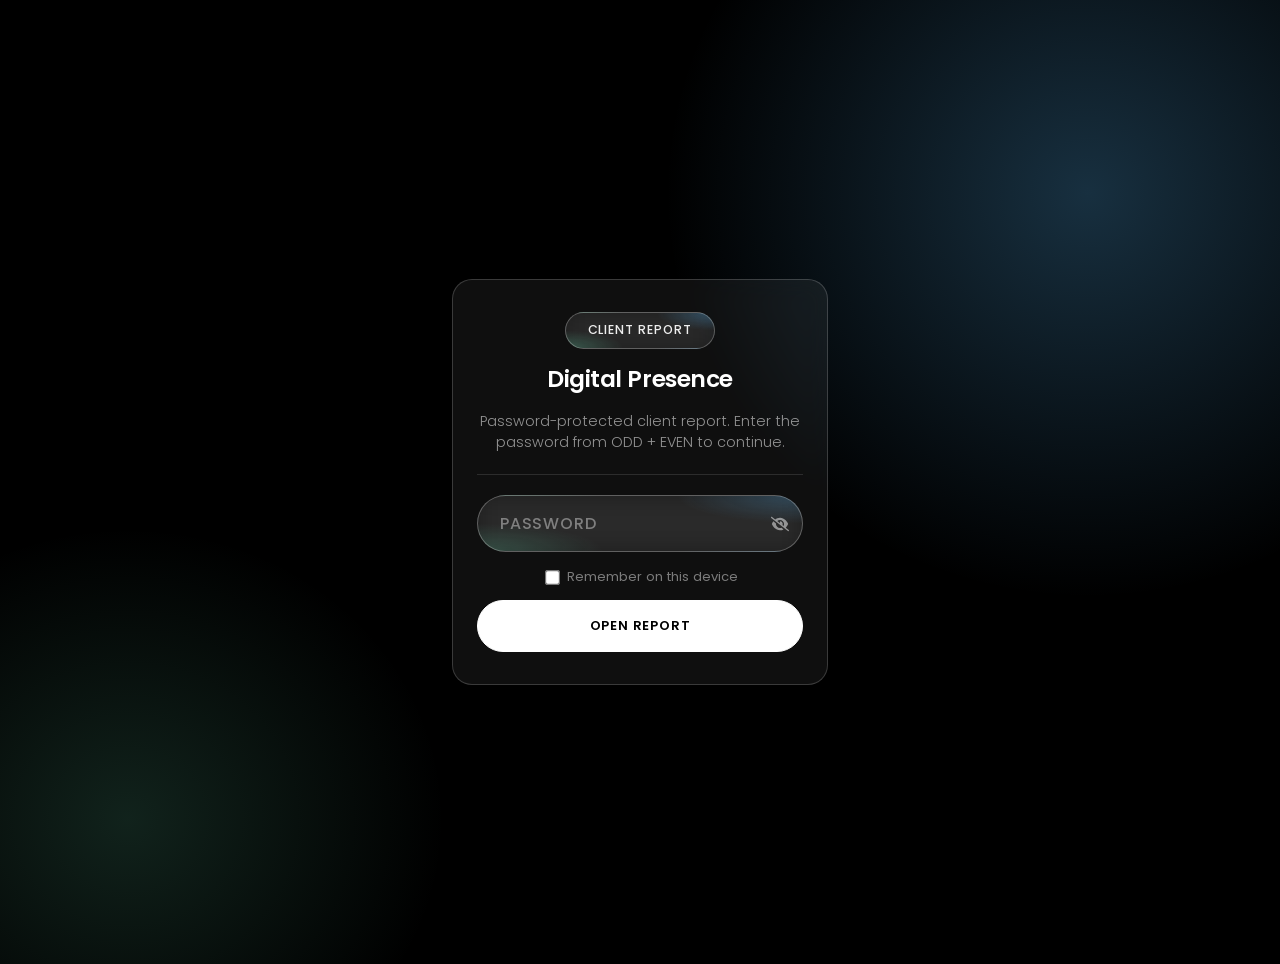
<file: index.redirect.html>
<!DOCTYPE html>
<html lang="en">
<head>
  <meta charset="utf-8" />
  <meta name="viewport" content="width=device-width, initial-scale=1" />
  <meta name="robots" content="noindex, nofollow" />
  <title>Wilson Law — Digital Presence Reports</title>
  <meta http-equiv="refresh" content="0; url=reports/" />
  <link rel="canonical" href="reports/" />
  <script>
    location.replace("reports/");
  </script>
</head>
<body>
  <p><a href="reports/">Open Digital Presence reports</a></p>
</body>
</html>
</file>
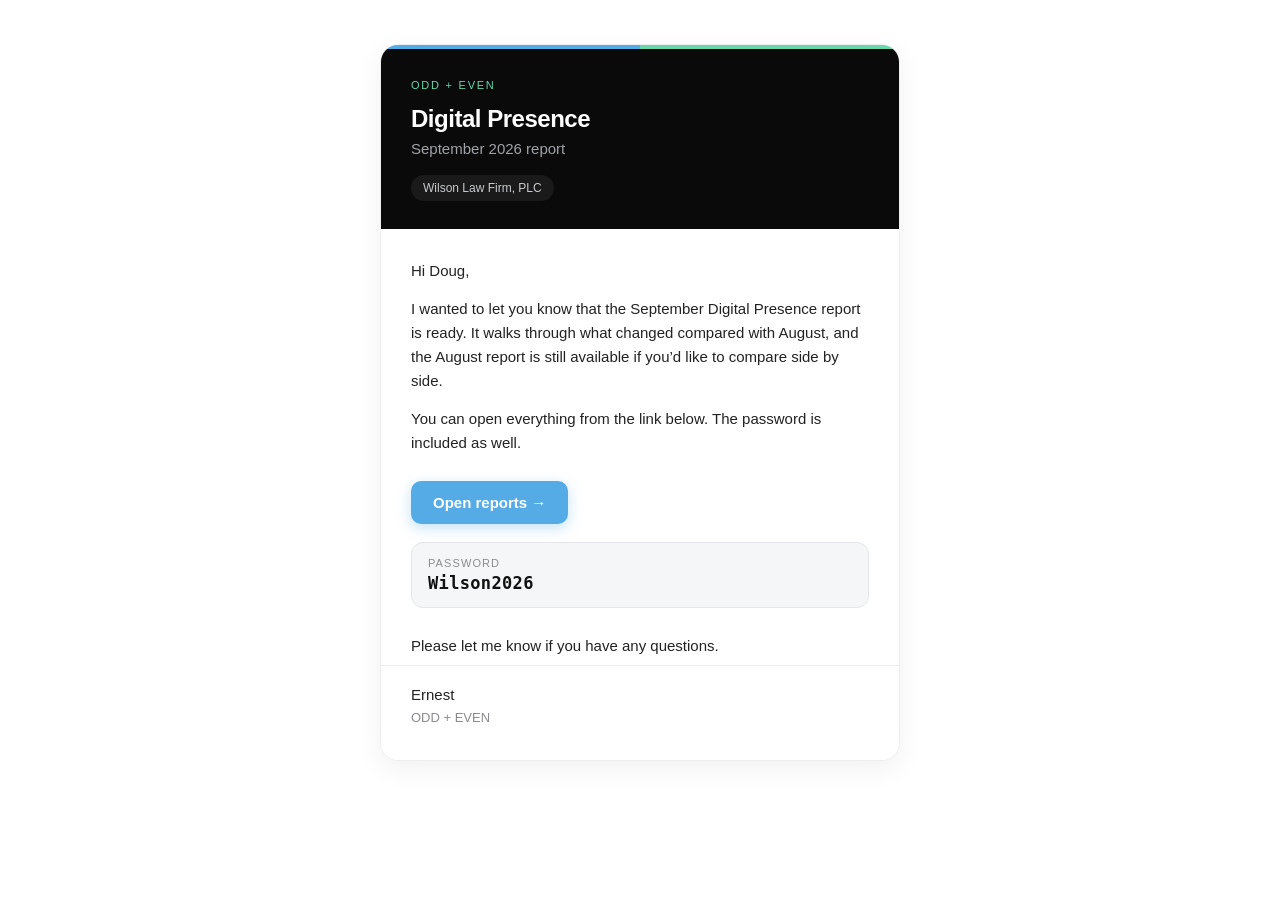
<file: emails/monthly-report-share.html>
<!DOCTYPE html>
<html lang="en">
<head>
  <meta charset="utf-8" />
  <meta name="viewport" content="width=device-width, initial-scale=1" />
  <title>Wilson Law — September 2026 report</title>
</head>
<body style="margin:0; padding:0; background:#ffffff;">
  <table role="presentation" cellpadding="0" cellspacing="0" border="0" width="100%" style="border-collapse:collapse; background:#ffffff;">
    <tr>
      <td align="center" style="padding:44px 18px; background:#ffffff;">

        <table role="presentation" cellpadding="0" cellspacing="0" border="0" width="100%" style="border-collapse:separate; border-spacing:0; max-width:520px; width:100%; background:#ffffff; border-radius:18px; overflow:hidden; border:1px solid #eceef0; box-shadow:0 8px 28px rgba(0,0,0,0.06);">
          <tr>
            <td style="padding:0; font-family:-apple-system, BlinkMacSystemFont, 'Segoe UI', Helvetica, Arial, sans-serif;">

              <!-- Top accent bar -->
              <table role="presentation" cellpadding="0" cellspacing="0" border="0" width="100%" style="border-collapse:collapse;">
                <tr>
                  <td style="height:4px; line-height:4px; font-size:0; background:#54abe5;">&nbsp;</td>
                  <td style="height:4px; line-height:4px; font-size:0; background:#69d6ad;">&nbsp;</td>
                </tr>
              </table>

              <!-- Header -->
              <table role="presentation" cellpadding="0" cellspacing="0" border="0" width="100%" style="border-collapse:collapse; background:#0a0a0a;">
                <tr>
                  <td style="padding:30px 30px 28px;">
                    <p style="margin:0 0 14px; font-size:11px; letter-spacing:0.16em; text-transform:uppercase; color:#69d6ad;">
                      ODD + EVEN
                    </p>
                    <p style="margin:0; font-size:24px; font-weight:600; letter-spacing:-0.02em; line-height:1.2; color:#ffffff;">
                      Digital Presence
                    </p>
                    <p style="margin:6px 0 0; font-size:15px; font-weight:400; color:#a0a3a7;">
                      September 2026 report
                    </p>
                    <table role="presentation" cellpadding="0" cellspacing="0" border="0" style="border-collapse:collapse; margin-top:18px;">
                      <tr>
                        <td style="padding:6px 12px; background:#1a1a1a; border-radius:999px; font-size:12px; color:#c8cacd;">
                          Wilson Law Firm, PLC
                        </td>
                      </tr>
                    </table>
                  </td>
                </tr>
              </table>

              <!-- Body -->
              <table role="presentation" cellpadding="0" cellspacing="0" border="0" width="100%" style="border-collapse:collapse; background:#ffffff;">
                <tr>
                  <td style="padding:30px 30px 6px; font-size:15px; line-height:1.6; color:#222222;">
                    <p style="margin:0 0 14px;">Hi Doug,</p>
                    <p style="margin:0 0 14px;">
                      I wanted to let you know that the September Digital Presence report is ready. It walks through what changed compared with August, and the August report is still available if you’d like to compare side by side.
                    </p>
                    <p style="margin:0 0 20px;">
                      You can open everything from the link below. The password is included as well.
                    </p>
                  </td>
                </tr>

                <!-- CTA -->
                <tr>
                  <td style="padding:0 30px 18px;">
                    <a href="https://odd-even.github.io/wilson-law/"
                       style="display:inline-block; padding:13px 22px; background:#54abe5; color:#ffffff; text-decoration:none; font-size:15px; font-weight:600; border-radius:10px; box-shadow:0 4px 14px rgba(84,171,229,0.35);">
                      Open reports →
                    </a>
                  </td>
                </tr>

                <!-- Password card -->
                <tr>
                  <td style="padding:0 30px 26px;">
                    <table role="presentation" cellpadding="0" cellspacing="0" border="0" width="100%" style="border-collapse:separate; border-spacing:0; background:#f4f6f8; border-radius:12px; border:1px solid #e4e6e9;">
                      <tr>
                        <td style="padding:14px 16px;">
                          <p style="margin:0 0 4px; font-size:11px; letter-spacing:0.1em; text-transform:uppercase; color:#8a8c8f;">
                            Password
                          </p>
                          <p style="margin:0; font-size:17px; font-weight:600; letter-spacing:0.02em; color:#111111; font-family:ui-monospace, SFMono-Regular, Menlo, Consolas, monospace;">
                            Wilson2026
                          </p>
                        </td>
                      </tr>
                    </table>
                  </td>
                </tr>

                <!-- Sign-off -->
                <tr>
                  <td style="padding:0 30px 8px; font-size:15px; line-height:1.55; color:#222222;">
                    <p style="margin:0;">
                      Please let me know if you have any questions.
                    </p>
                  </td>
                </tr>
                <tr>
                  <td style="padding:18px 30px 32px; border-top:1px solid #eceef0;">
                    <p style="margin:0; font-size:15px; line-height:1.45; color:#222222;">
                      Ernest<br />
                      <span style="font-size:13px; color:#8a8c8f;">ODD + EVEN</span>
                    </p>
                  </td>
                </tr>
              </table>

            </td>
          </tr>
        </table>

      </td>
    </tr>
  </table>
</body>
</html>
</file>
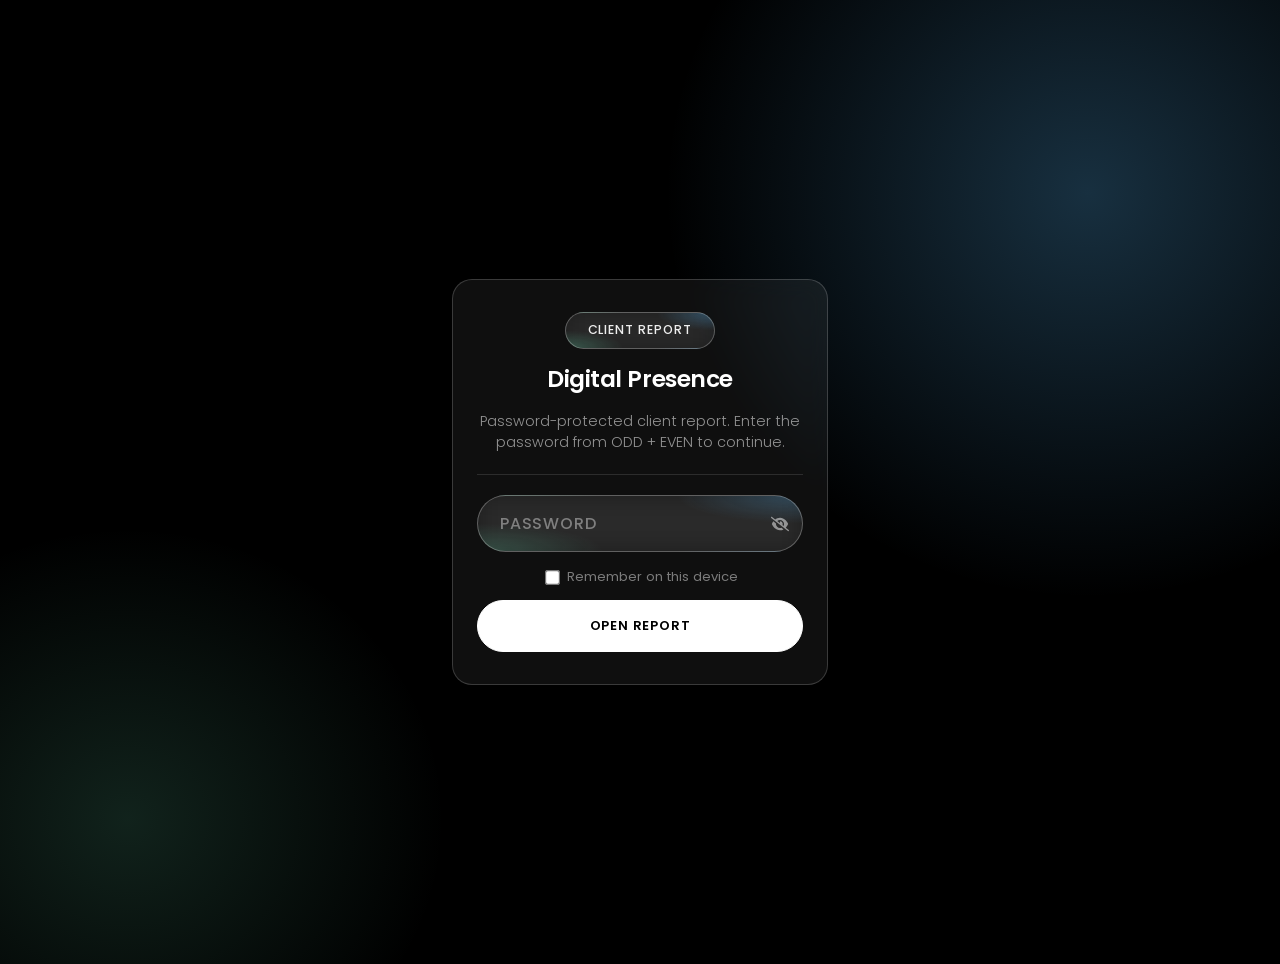
<file: reports/2026-08-digital-presence.html>
<!DOCTYPE html>
<html class="staticrypt-html">
    <head>
        <meta charset="utf-8" />
        <title>Digital Presence</title>
        <meta name="viewport" content="width=device-width, initial-scale=1" />

        <!-- do not cache this page -->
        <meta http-equiv="cache-control" content="max-age=0" />
        <meta http-equiv="cache-control" content="no-cache" />
        <meta http-equiv="expires" content="0" />
        <meta http-equiv="expires" content="Tue, 01 Jan 1980 1:00:00 GMT" />
        <meta http-equiv="pragma" content="no-cache" />

        <meta name="robots" content="noindex, nofollow" />

        <link rel="preconnect" href="https://fonts.googleapis.com" />
        <link rel="preconnect" href="https://fonts.gstatic.com" crossorigin />
        <link href="https://fonts.googleapis.com/css2?family=Poppins:wght@300;400;500;600&display=swap" rel="stylesheet" />

        <style>
            .staticrypt-hr {
                margin: 1.25rem 0;
                border: 0;
                border-top: 1px solid rgba(255, 255, 255, 0.12);
            }

            .staticrypt-page {
                width: 100%;
                max-width: 26rem;
                padding: 0 1.25rem;
                margin: auto;
                box-sizing: border-box;
            }

            .staticrypt-form {
                position: relative;
                z-index: 1;
                background: rgba(255, 255, 255, 0.06);
                border: 0.5px solid rgba(255, 255, 255, 0.18);
                border-radius: 20px;
                max-width: 26rem;
                margin: 0 auto;
                padding: 2rem 1.5rem;
                text-align: center;
                backdrop-filter: blur(12px);
                -webkit-backdrop-filter: blur(12px);
                color: #fff;
            }

            .staticrypt-password-container {
                position: relative;
                outline: 0;
                width: 100%;
                margin: 0 0 15px;
                box-sizing: border-box;
                border-radius: 999px;
                border: 0.5px solid rgba(255, 255, 255, 0.28);
                background:
                  radial-gradient(ellipse 70% 90% at 100% 0%, rgba(84, 171, 229, 0.28), transparent 55%),
                  radial-gradient(ellipse 70% 90% at 0% 100%, rgba(105, 214, 173, 0.24), transparent 55%),
                  rgba(255, 255, 255, 0.06);
                backdrop-filter: blur(12px) saturate(1.6);
                -webkit-backdrop-filter: blur(12px) saturate(1.6);
            }

            .staticrypt-form input[type="password"],
            input[type="text"] {
                background: transparent;
                border: 0;
                box-sizing: border-box;
                font-size: 15px;
                font-family: "Poppins", system-ui, sans-serif;
                font-weight: 500;
                letter-spacing: 0.04em;
                color: rgba(255, 255, 255, 0.92);
                outline: 0;
                padding: 0.95em 2.75em 0.95em 1.35em;
                width: 100%;
            }

            .staticrypt-form input::placeholder {
                color: rgba(255, 255, 255, 0.4);
                font-weight: 500;
                letter-spacing: 0.06em;
                text-transform: uppercase;
            }

            .staticrypt-toggle-password-visibility {
                cursor: pointer;
                height: 18px;
                opacity: 50%;
                padding: 13px;
                position: absolute;
                right: 0;
                top: 50%;
                transform: translateY(-50%);
                width: 18px;
                filter: invert(1);
            }

            .staticrypt-form .staticrypt-decrypt-button {
                text-transform: uppercase;
                outline: 0;
                background: #fff;
                width: 100%;
                border: 1px solid #fff;
                border-radius: 999px;
                padding: 15px;
                color: #000;
                font-size: 13px;
                font-weight: 600;
                letter-spacing: 0.06em;
                font-family: "Poppins", system-ui, sans-serif;
                cursor: pointer;
                transition: background 0.2s ease, color 0.2s ease, border-color 0.2s ease;
            }

            .staticrypt-form .staticrypt-decrypt-button:hover,
            .staticrypt-form .staticrypt-decrypt-button:active,
            .staticrypt-form .staticrypt-decrypt-button:focus {
                background: #000;
                color: #fff;
                border-color: #fff;
                filter: none;
            }

            .staticrypt-html {
                height: 100%;
            }

            .staticrypt-body {
                height: 100%;
                margin: 0;
            }

            .staticrypt-content {
                min-height: 100%;
                display: flex;
                align-items: center;
                justify-content: center;
                margin: 0;
                padding: 2rem 0;
                background:
                  radial-gradient(ellipse 55% 70% at 85% 20%, rgba(84, 171, 229, 0.28), transparent 60%),
                  radial-gradient(ellipse 45% 55% at 10% 85%, rgba(105, 214, 173, 0.16), transparent 55%),
                  #000000;
                font-family: "Poppins", system-ui, sans-serif;
                -webkit-font-smoothing: antialiased;
                -moz-osx-font-smoothing: grayscale;
                color: #fff;
            }

            .staticrypt-instructions {
                margin: 0 0 0.25rem;
                display: flex;
                flex-direction: column;
                align-items: center;
                gap: 0.85rem;
            }

            .staticrypt-instructions p {
                margin: 0;
                font-weight: 300;
                color: rgba(255, 255, 255, 0.55);
                line-height: 1.5;
                font-size: 0.9rem;
            }

            /* Match .hero-title__bubble exactly (span avoids p color/size overrides) */
            .gate-bubble {
                display: inline-flex;
                align-items: center;
                justify-content: center;
                margin: 0;
                padding: 0.9em 1.7em;
                font-size: clamp(0.68rem, 1.3vw, 0.78rem);
                font-weight: 500;
                letter-spacing: 0.08em;
                line-height: 1;
                text-transform: uppercase;
                color: rgba(255, 255, 255, 0.92);
                white-space: nowrap;
                border-radius: 999px;
                border: 0.5px solid rgba(255, 255, 255, 0.28);
                background:
                  radial-gradient(ellipse 70% 90% at 100% 0%, rgba(84, 171, 229, 0.34), transparent 55%),
                  radial-gradient(ellipse 70% 90% at 0% 100%, rgba(105, 214, 173, 0.3), transparent 55%),
                  rgba(255, 255, 255, 0.06);
                backdrop-filter: blur(12px) saturate(1.6);
                -webkit-backdrop-filter: blur(12px) saturate(1.6);
            }

            @media (max-width: 720px) {
                .staticrypt-content {
                    align-items: center;
                    justify-content: center;
                    padding: max(1.25rem, env(safe-area-inset-top, 0px)) 0
                      max(1.25rem, env(safe-area-inset-bottom, 0px));
                }

                .staticrypt-page {
                    width: 100%;
                    max-width: 100%;
                    padding: 0 1rem;
                }

                .staticrypt-form {
                    width: 100%;
                    max-width: 100%;
                    padding: 1.65rem 1.25rem;
                    box-sizing: border-box;
                }

                .staticrypt-title {
                    font-size: 1.3rem !important;
                }

                .staticrypt-instructions p {
                    font-size: 0.85rem;
                }

                .gate-bubble {
                    padding: 0.7em 1.35em;
                    font-size: 0.68rem;
                }

                .staticrypt-form .staticrypt-decrypt-button {
                    padding: 14px;
                    min-height: 48px;
                }
            }

            .staticrypt-title {
                font-size: 1.45rem !important;
                font-weight: 600 !important;
                letter-spacing: -0.02em;
                color: #fff !important;
            }

            label.staticrypt-remember {
                display: flex;
                align-items: center;
                justify-content: center;
                margin-bottom: 1em;
                font-size: 0.82rem;
                color: rgba(255, 255, 255, 0.45);
            }

            .staticrypt-remember input[type="checkbox"] {
                transform: scale(1.15);
                margin-right: 0.55em;
                accent-color: #54abe5;
            }

            .hidden {
                display: none !important;
            }

            .staticrypt-spinner-container {
                height: 100%;
                display: flex;
                align-items: center;
                justify-content: center;
                background: #000;
            }

            .staticrypt-spinner {
                display: inline-block;
                width: 2rem;
                height: 2rem;
                vertical-align: text-bottom;
                border: 0.25em solid rgba(255, 255, 255, 0.2);
                border-right-color: #54abe5;
                border-radius: 50%;
                -webkit-animation: spinner-border 0.75s linear infinite;
                animation: spinner-border 0.75s linear infinite;
            }

            @keyframes spinner-border {
                100% {
                    transform: rotate(360deg);
                }
            }

            @media screen and (-webkit-min-device-pixel-ratio: 0) {
                .staticrypt-form input[type="password"],
                input[type="text"] {
                    font-size: 16px;
                }
            }
        </style>
    </head>

    <body class="staticrypt-body">
        <div id="staticrypt_loading" class="staticrypt-spinner-container">
            <div class="staticrypt-spinner"></div>
        </div>

        <div id="staticrypt_content" class="staticrypt-content hidden">
            <div class="staticrypt-page">
                <div class="staticrypt-form">
                    <div class="staticrypt-instructions">
                        <span class="gate-bubble">Client Report</span>
                        <p class="staticrypt-title">Digital Presence</p>
                        <p>Password-protected client report. Enter the password from ODD + EVEN to continue.</p>
                    </div>

                    <hr class="staticrypt-hr" />

                    <form id="staticrypt-form" action="#" method="post">
                        <div class="staticrypt-password-container">
                            <input
                                id="staticrypt-password"
                                type="password"
                                name="password"
                                placeholder="Password"
                                autofocus
                            />

                            <img
                                class="staticrypt-toggle-password-visibility"
                                alt="Show password"
                                title="Show password"
                                src="[data-uri]"
                            />
                        </div>

                        <label id="staticrypt-remember-label" class="staticrypt-remember hidden">
                            <input id="staticrypt-remember" type="checkbox" name="remember" />
                            Remember on this device
                        </label>

                        <input type="submit" class="staticrypt-decrypt-button" value="Open report" />
                    </form>
                </div>
            </div>
        </div>

        <script>
            // these variables will be filled when generating the file - the template format is 'variable_name'
            const staticryptInitiator = ((function(){
  const exports = {};
  const cryptoEngine = ((function(){
  const exports = {};
  const { subtle } = crypto;

const IV_BITS = 16 * 8;
const HEX_BITS = 4;
const ENCRYPTION_ALGO = "AES-CBC";

/**
 * Translates between utf8 encoded hexadecimal strings
 * and Uint8Array bytes.
 */
const HexEncoder = {
    /**
     * hex string -> bytes
     * @param {string} hexString
     * @returns {Uint8Array}
     */
    parse: function (hexString) {
        if (hexString.length % 2 !== 0) throw "Invalid hexString";
        const arrayBuffer = new Uint8Array(hexString.length / 2);

        for (let i = 0; i < hexString.length; i += 2) {
            const byteValue = parseInt(hexString.substring(i, i + 2), 16);
            if (isNaN(byteValue)) {
                throw "Invalid hexString";
            }
            arrayBuffer[i / 2] = byteValue;
        }
        return arrayBuffer;
    },

    /**
     * bytes -> hex string
     * @param {Uint8Array} bytes
     * @returns {string}
     */
    stringify: function (bytes) {
        const hexBytes = [];

        for (let i = 0; i < bytes.length; ++i) {
            let byteString = bytes[i].toString(16);
            if (byteString.length < 2) {
                byteString = "0" + byteString;
            }
            hexBytes.push(byteString);
        }
        return hexBytes.join("");
    },
};

/**
 * Translates between utf8 strings and Uint8Array bytes.
 */
const UTF8Encoder = {
    parse: function (str) {
        return new TextEncoder().encode(str);
    },

    stringify: function (bytes) {
        return new TextDecoder().decode(bytes);
    },
};

/**
 * Salt and encrypt a msg with a password.
 */
async function encrypt(msg, hashedPassword) {
    // Must be 16 bytes, unpredictable, and preferably cryptographically random. However, it need not be secret.
    // https://developer.mozilla.org/en-US/docs/Web/API/SubtleCrypto/encrypt#parameters
    const iv = crypto.getRandomValues(new Uint8Array(IV_BITS / 8));

    const key = await subtle.importKey("raw", HexEncoder.parse(hashedPassword), ENCRYPTION_ALGO, false, ["encrypt"]);

    const encrypted = await subtle.encrypt(
        {
            name: ENCRYPTION_ALGO,
            iv: iv,
        },
        key,
        UTF8Encoder.parse(msg)
    );

    // iv will be 32 hex characters, we prepend it to the ciphertext for use in decryption
    return HexEncoder.stringify(iv) + HexEncoder.stringify(new Uint8Array(encrypted));
}
exports.encrypt = encrypt;

/**
 * Decrypt a salted msg using a password.
 *
 * @param {string} encryptedMsg
 * @param {string} hashedPassword
 * @returns {Promise<string>}
 */
async function decrypt(encryptedMsg, hashedPassword) {
    const ivLength = IV_BITS / HEX_BITS;
    const iv = HexEncoder.parse(encryptedMsg.substring(0, ivLength));
    const encrypted = encryptedMsg.substring(ivLength);

    const key = await subtle.importKey("raw", HexEncoder.parse(hashedPassword), ENCRYPTION_ALGO, false, ["decrypt"]);

    const outBuffer = await subtle.decrypt(
        {
            name: ENCRYPTION_ALGO,
            iv: iv,
        },
        key,
        HexEncoder.parse(encrypted)
    );

    return UTF8Encoder.stringify(new Uint8Array(outBuffer));
}
exports.decrypt = decrypt;

/**
 * Salt and hash the password so it can be stored in localStorage without opening a password reuse vulnerability.
 *
 * @param {string} password
 * @param {string} salt
 * @returns {Promise<string>}
 */
async function hashPassword(password, salt) {
    // we hash the password in multiple steps, each adding more iterations. This is because we used to allow less
    // iterations, so for backward compatibility reasons, we need to support going from that to more iterations.
    let hashedPassword = await hashLegacyRound(password, salt);

    hashedPassword = await hashSecondRound(hashedPassword, salt);

    return hashThirdRound(hashedPassword, salt);
}
exports.hashPassword = hashPassword;

/**
 * This hashes the password with 1k iterations. This is a low number, we need this function to support backwards
 * compatibility.
 *
 * @param {string} password
 * @param {string} salt
 * @returns {Promise<string>}
 */
function hashLegacyRound(password, salt) {
    return pbkdf2(password, salt, 1000, "SHA-1");
}
exports.hashLegacyRound = hashLegacyRound;

/**
 * Add a second round of iterations. This is because we used to use 1k, so for backwards compatibility with
 * remember-me/autodecrypt links, we need to support going from that to more iterations.
 *
 * @param hashedPassword
 * @param salt
 * @returns {Promise<string>}
 */
function hashSecondRound(hashedPassword, salt) {
    return pbkdf2(hashedPassword, salt, 14000, "SHA-256");
}
exports.hashSecondRound = hashSecondRound;

/**
 * Add a third round of iterations to bring total number to 600k. This is because we used to use 1k, then 15k, so for
 * backwards compatibility with remember-me/autodecrypt links, we need to support going from that to more iterations.
 *
 * @param hashedPassword
 * @param salt
 * @returns {Promise<string>}
 */
function hashThirdRound(hashedPassword, salt) {
    return pbkdf2(hashedPassword, salt, 585000, "SHA-256");
}
exports.hashThirdRound = hashThirdRound;

/**
 * Salt and hash the password so it can be stored in localStorage without opening a password reuse vulnerability.
 *
 * @param {string} password
 * @param {string} salt
 * @param {int} iterations
 * @param {string} hashAlgorithm
 * @returns {Promise<string>}
 */
async function pbkdf2(password, salt, iterations, hashAlgorithm) {
    const key = await subtle.importKey("raw", UTF8Encoder.parse(password), "PBKDF2", false, ["deriveBits"]);

    const keyBytes = await subtle.deriveBits(
        {
            name: "PBKDF2",
            hash: hashAlgorithm,
            iterations,
            salt: UTF8Encoder.parse(salt),
        },
        key,
        256
    );

    return HexEncoder.stringify(new Uint8Array(keyBytes));
}

function generateRandomSalt() {
    const bytes = crypto.getRandomValues(new Uint8Array(128 / 8));

    return HexEncoder.stringify(new Uint8Array(bytes));
}
exports.generateRandomSalt = generateRandomSalt;

async function signMessage(hashedPassword, message) {
    const key = await subtle.importKey(
        "raw",
        HexEncoder.parse(hashedPassword),
        {
            name: "HMAC",
            hash: "SHA-256",
        },
        false,
        ["sign"]
    );
    const signature = await subtle.sign("HMAC", key, UTF8Encoder.parse(message));

    return HexEncoder.stringify(new Uint8Array(signature));
}
exports.signMessage = signMessage;

function getRandomAlphanum() {
    const possibleCharacters = "abcdefghijklmnopqrstuvwxyzABCDEFGHIJKLMNOPQRSTUVWXYZ0123456789";

    let byteArray;
    let parsedInt;

    // Keep generating new random bytes until we get a value that falls
    // within a range that can be evenly divided by possibleCharacters.length
    do {
        byteArray = crypto.getRandomValues(new Uint8Array(1));
        // extract the lowest byte to get an int from 0 to 255 (probably unnecessary, since we're only generating 1 byte)
        parsedInt = byteArray[0] & 0xff;
    } while (parsedInt >= 256 - (256 % possibleCharacters.length));

    // Take the modulo of the parsed integer to get a random number between 0 and totalLength - 1
    const randomIndex = parsedInt % possibleCharacters.length;

    return possibleCharacters[randomIndex];
}

/**
 * Generate a random string of a given length.
 *
 * @param {int} length
 * @returns {string}
 */
function generateRandomString(length) {
    let randomString = "";

    for (let i = 0; i < length; i++) {
        randomString += getRandomAlphanum();
    }

    return randomString;
}
exports.generateRandomString = generateRandomString;

  return exports;
})());
const codec = ((function(){
  const exports = {};
  /**
 * Initialize the codec with the provided cryptoEngine - this return functions to encode and decode messages.
 *
 * @param cryptoEngine - the engine to use for encryption / decryption
 */
function init(cryptoEngine) {
    const exports = {};

    /**
     * Top-level function for encoding a message.
     * Includes password hashing, encryption, and signing.
     *
     * @param {string} msg
     * @param {string} password
     * @param {string} salt
     *
     * @returns {string} The encoded text
     */
    async function encode(msg, password, salt) {
        const hashedPassword = await cryptoEngine.hashPassword(password, salt);

        const encrypted = await cryptoEngine.encrypt(msg, hashedPassword);

        // we use the hashed password in the HMAC because this is effectively what will be used a password (so we can store
        // it in localStorage safely, we don't use the clear text password)
        const hmac = await cryptoEngine.signMessage(hashedPassword, encrypted);

        return hmac + encrypted;
    }
    exports.encode = encode;

    /**
     * Encode using a password that has already been hashed. This is useful to encode multiple messages in a row, that way
     * we don't need to hash the password multiple times.
     *
     * @param {string} msg
     * @param {string} hashedPassword
     *
     * @returns {string} The encoded text
     */
    async function encodeWithHashedPassword(msg, hashedPassword) {
        const encrypted = await cryptoEngine.encrypt(msg, hashedPassword);

        // we use the hashed password in the HMAC because this is effectively what will be used a password (so we can store
        // it in localStorage safely, we don't use the clear text password)
        const hmac = await cryptoEngine.signMessage(hashedPassword, encrypted);

        return hmac + encrypted;
    }
    exports.encodeWithHashedPassword = encodeWithHashedPassword;

    /**
     * Top-level function for decoding a message.
     * Includes signature check and decryption.
     *
     * @param {string} signedMsg
     * @param {string} hashedPassword
     * @param {string} salt
     * @param {int} backwardCompatibleAttempt
     * @param {string} originalPassword
     *
     * @returns {Object} {success: true, decoded: string} | {success: false, message: string}
     */
    async function decode(signedMsg, hashedPassword, salt, backwardCompatibleAttempt = 0, originalPassword = "") {
        const encryptedHMAC = signedMsg.substring(0, 64);
        const encryptedMsg = signedMsg.substring(64);
        const decryptedHMAC = await cryptoEngine.signMessage(hashedPassword, encryptedMsg);

        if (decryptedHMAC !== encryptedHMAC) {
            // we have been raising the number of iterations in the hashing algorithm multiple times, so to support the old
            // remember-me/autodecrypt links we need to try bringing the old hashes up to speed.
            originalPassword = originalPassword || hashedPassword;
            if (backwardCompatibleAttempt === 0) {
                const updatedHashedPassword = await cryptoEngine.hashThirdRound(originalPassword, salt);

                return decode(signedMsg, updatedHashedPassword, salt, backwardCompatibleAttempt + 1, originalPassword);
            }
            if (backwardCompatibleAttempt === 1) {
                let updatedHashedPassword = await cryptoEngine.hashSecondRound(originalPassword, salt);
                updatedHashedPassword = await cryptoEngine.hashThirdRound(updatedHashedPassword, salt);

                return decode(signedMsg, updatedHashedPassword, salt, backwardCompatibleAttempt + 1, originalPassword);
            }

            return { success: false, message: "Signature mismatch" };
        }

        return {
            success: true,
            decoded: await cryptoEngine.decrypt(encryptedMsg, hashedPassword),
        };
    }
    exports.decode = decode;

    return exports;
}
exports.init = init;

  return exports;
})());
const decode = codec.init(cryptoEngine).decode;

/**
 * Initialize the staticrypt module, that exposes functions callbable by the password_template.
 *
 * @param {{
 *  staticryptEncryptedMsgUniqueVariableName: string,
 *  isRememberEnabled: boolean,
 *  rememberDurationInDays: number,
 *  staticryptSaltUniqueVariableName: string,
 * }} staticryptConfig - object of data that is stored on the password_template at encryption time.
 *
 * @param {{
 *  rememberExpirationKey: string,
 *  rememberPassphraseKey: string,
 *  replaceHtmlCallback: function,
 *  clearLocalStorageCallback: function,
 * }} templateConfig - object of data that can be configured by a custom password_template.
 */
function init(staticryptConfig, templateConfig) {
    const exports = {};

    /**
     * Decrypt our encrypted page, replace the whole HTML.
     *
     * @param {string} hashedPassword
     * @returns {Promise<boolean>}
     */
    async function decryptAndReplaceHtml(hashedPassword) {
        const { staticryptEncryptedMsgUniqueVariableName, staticryptSaltUniqueVariableName } = staticryptConfig;
        const { replaceHtmlCallback } = templateConfig;

        const result = await decode(
            staticryptEncryptedMsgUniqueVariableName,
            hashedPassword,
            staticryptSaltUniqueVariableName
        );
        if (!result.success) {
            return false;
        }
        const plainHTML = result.decoded;

        // if the user configured a callback call it, otherwise just replace the whole HTML
        if (typeof replaceHtmlCallback === "function") {
            replaceHtmlCallback(plainHTML);
        } else {
            document.write(plainHTML);
            document.close();
        }

        return true;
    }

    /**
     * Attempt to decrypt the page and replace the whole HTML.
     *
     * @param {string} password
     * @param {boolean} isRememberChecked
     *
     * @returns {Promise<{isSuccessful: boolean, hashedPassword?: string}>} - we return an object, so that if we want to
     *   expose more information in the future we can do it without breaking the password_template
     */
    async function handleDecryptionOfPage(password, isRememberChecked) {
        const { staticryptSaltUniqueVariableName } = staticryptConfig;

        // decrypt and replace the whole page
        const hashedPassword = await cryptoEngine.hashPassword(password, staticryptSaltUniqueVariableName);
        return handleDecryptionOfPageFromHash(hashedPassword, isRememberChecked);
    }
    exports.handleDecryptionOfPage = handleDecryptionOfPage;

    async function handleDecryptionOfPageFromHash(hashedPassword, isRememberChecked) {
        const { isRememberEnabled, rememberDurationInDays } = staticryptConfig;
        const { rememberExpirationKey, rememberPassphraseKey } = templateConfig;

        const isDecryptionSuccessful = await decryptAndReplaceHtml(hashedPassword);

        if (!isDecryptionSuccessful) {
            return {
                isSuccessful: false,
                hashedPassword,
            };
        }

        // remember the hashedPassword and set its expiration if necessary
        if (isRememberEnabled && isRememberChecked) {
            window.localStorage.setItem(rememberPassphraseKey, hashedPassword);

            // set the expiration if the duration isn't 0 (meaning no expiration)
            if (rememberDurationInDays > 0) {
                window.localStorage.setItem(
                    rememberExpirationKey,
                    (new Date().getTime() + rememberDurationInDays * 24 * 60 * 60 * 1000).toString()
                );
            }
        }

        return {
            isSuccessful: true,
            hashedPassword,
        };
    }
    exports.handleDecryptionOfPageFromHash = handleDecryptionOfPageFromHash;

    /**
     * Clear localstorage from staticrypt related values
     */
    function clearLocalStorage() {
        const { clearLocalStorageCallback, rememberExpirationKey, rememberPassphraseKey } = templateConfig;

        if (typeof clearLocalStorageCallback === "function") {
            clearLocalStorageCallback();
        } else {
            localStorage.removeItem(rememberPassphraseKey);
            localStorage.removeItem(rememberExpirationKey);
        }
    }

    async function handleDecryptOnLoad() {
        let isSuccessful = await decryptOnLoadFromUrl();

        if (!isSuccessful) {
            isSuccessful = await decryptOnLoadFromRememberMe();
        }

        return { isSuccessful };
    }
    exports.handleDecryptOnLoad = handleDecryptOnLoad;

    /**
     * Clear storage if we are logging out
     *
     * @returns {boolean} - whether we logged out
     */
    function logoutIfNeeded() {
        const logoutKey = "staticrypt_logout";

        // handle logout through query param
        const queryParams = new URLSearchParams(window.location.search);
        if (queryParams.has(logoutKey)) {
            clearLocalStorage();
            return true;
        }

        // handle logout through URL fragment
        const hash = window.location.hash.substring(1);
        if (hash.includes(logoutKey)) {
            clearLocalStorage();
            return true;
        }

        return false;
    }

    /**
     * To be called on load: check if we want to try to decrypt and replace the HTML with the decrypted content, and
     * try to do it if needed.
     *
     * @returns {Promise<boolean>} true if we derypted and replaced the whole page, false otherwise
     */
    async function decryptOnLoadFromRememberMe() {
        const { rememberDurationInDays } = staticryptConfig;
        const { rememberExpirationKey, rememberPassphraseKey } = templateConfig;

        // if we are login out, terminate
        if (logoutIfNeeded()) {
            return false;
        }

        // if there is expiration configured, check if we're not beyond the expiration
        if (rememberDurationInDays && rememberDurationInDays > 0) {
            const expiration = localStorage.getItem(rememberExpirationKey),
                isExpired = expiration && new Date().getTime() > parseInt(expiration);

            if (isExpired) {
                clearLocalStorage();
                return false;
            }
        }

        const hashedPassword = localStorage.getItem(rememberPassphraseKey);

        if (hashedPassword) {
            // try to decrypt
            const isDecryptionSuccessful = await decryptAndReplaceHtml(hashedPassword);

            // if the decryption is unsuccessful the password might be wrong - silently clear the saved data and let
            // the user fill the password form again
            if (!isDecryptionSuccessful) {
                clearLocalStorage();
                return false;
            }

            return true;
        }

        return false;
    }

    async function decryptOnLoadFromUrl() {
        const passwordKey = "staticrypt_pwd";
        const rememberMeKey = "remember_me";

        // try to get the password from the query param (for backward compatibility - we now want to avoid this method,
        // since it sends the hashed password to the server which isn't needed)
        const queryParams = new URLSearchParams(window.location.search);
        const hashedPasswordQuery = queryParams.get(passwordKey);
        const rememberMeQuery = queryParams.get(rememberMeKey);

        const urlFragment = window.location.hash.substring(1);
        // get the password from the url fragment
        const hashedPasswordRegexMatch = urlFragment.match(new RegExp(passwordKey + "=([^&]*)"));
        const hashedPasswordFragment = hashedPasswordRegexMatch ? hashedPasswordRegexMatch[1] : null;
        const rememberMeFragment = urlFragment.includes(rememberMeKey);

        const hashedPassword = hashedPasswordFragment || hashedPasswordQuery;
        const rememberMe = rememberMeFragment || rememberMeQuery;

        if (hashedPassword) {
            return handleDecryptionOfPageFromHash(hashedPassword, rememberMe);
        }

        return false;
    }

    return exports;
}
exports.init = init;

  return exports;
})());
            const templateError = "Incorrect password",
                templateToggleAltShow = "Show password",
                templateToggleAltHide = "Hide password",
                isRememberEnabled = true,
                staticryptConfig = {"staticryptEncryptedMsgUniqueVariableName":"[base64]","isRememberEnabled":true,"rememberDurationInDays":30,"staticryptSaltUniqueVariableName":"af1032884565d31a36d5d11145b49d69"};

            // you can edit these values to customize some of the behavior of StatiCrypt
            const templateConfig = {
                rememberExpirationKey: "staticrypt_expiration",
                rememberPassphraseKey: "staticrypt_passphrase",
                replaceHtmlCallback: null,
                clearLocalStorageCallback: null,
            };

            // init the staticrypt engine
            const staticrypt = staticryptInitiator.init(staticryptConfig, templateConfig);

            // try to automatically decrypt on load if there is a saved password
            window.onload = async function () {
                const { isSuccessful } = await staticrypt.handleDecryptOnLoad();

                // if we didn't decrypt anything on load, show the password prompt. Otherwise the content has already been
                // replaced, no need to do anything
                if (!isSuccessful) {
                    // hide loading screen
                    document.getElementById("staticrypt_loading").classList.add("hidden");
                    document.getElementById("staticrypt_content").classList.remove("hidden");
                    document.getElementById("staticrypt-password").focus();

                    // show the remember me checkbox
                    if (isRememberEnabled) {
                        document.getElementById("staticrypt-remember-label").classList.remove("hidden");
                    }
                }
            };

            // toggle password visibility
            const toggleIcon = document.querySelector(".staticrypt-toggle-password-visibility");
            // these two icons are coming from FontAwesome
            const imgSrcEyeClosed =
                "[data-uri]";
            const imgSrcEyeOpened =
                "[data-uri]";
            toggleIcon.addEventListener("click", function () {
                const passwordInput = document.getElementById("staticrypt-password");
                if (passwordInput.type === "password") {
                    passwordInput.type = "text";
                    toggleIcon.src = imgSrcEyeOpened;
                    toggleIcon.alt = templateToggleAltHide;
                    toggleIcon.title = templateToggleAltHide;
                } else {
                    passwordInput.type = "password";
                    toggleIcon.src = imgSrcEyeClosed;
                    toggleIcon.alt = templateToggleAltShow;
                    toggleIcon.title = templateToggleAltShow;
                }
            });

            // handle password form submission
            document.getElementById("staticrypt-form").addEventListener("submit", async function (e) {
                e.preventDefault();

                const password = document.getElementById("staticrypt-password").value,
                    isRememberChecked = document.getElementById("staticrypt-remember").checked;

                const { isSuccessful } = await staticrypt.handleDecryptionOfPage(password, isRememberChecked);

                if (!isSuccessful) {
                    alert(templateError);
                }
            });
        </script>
    </body>
</html>
</file>
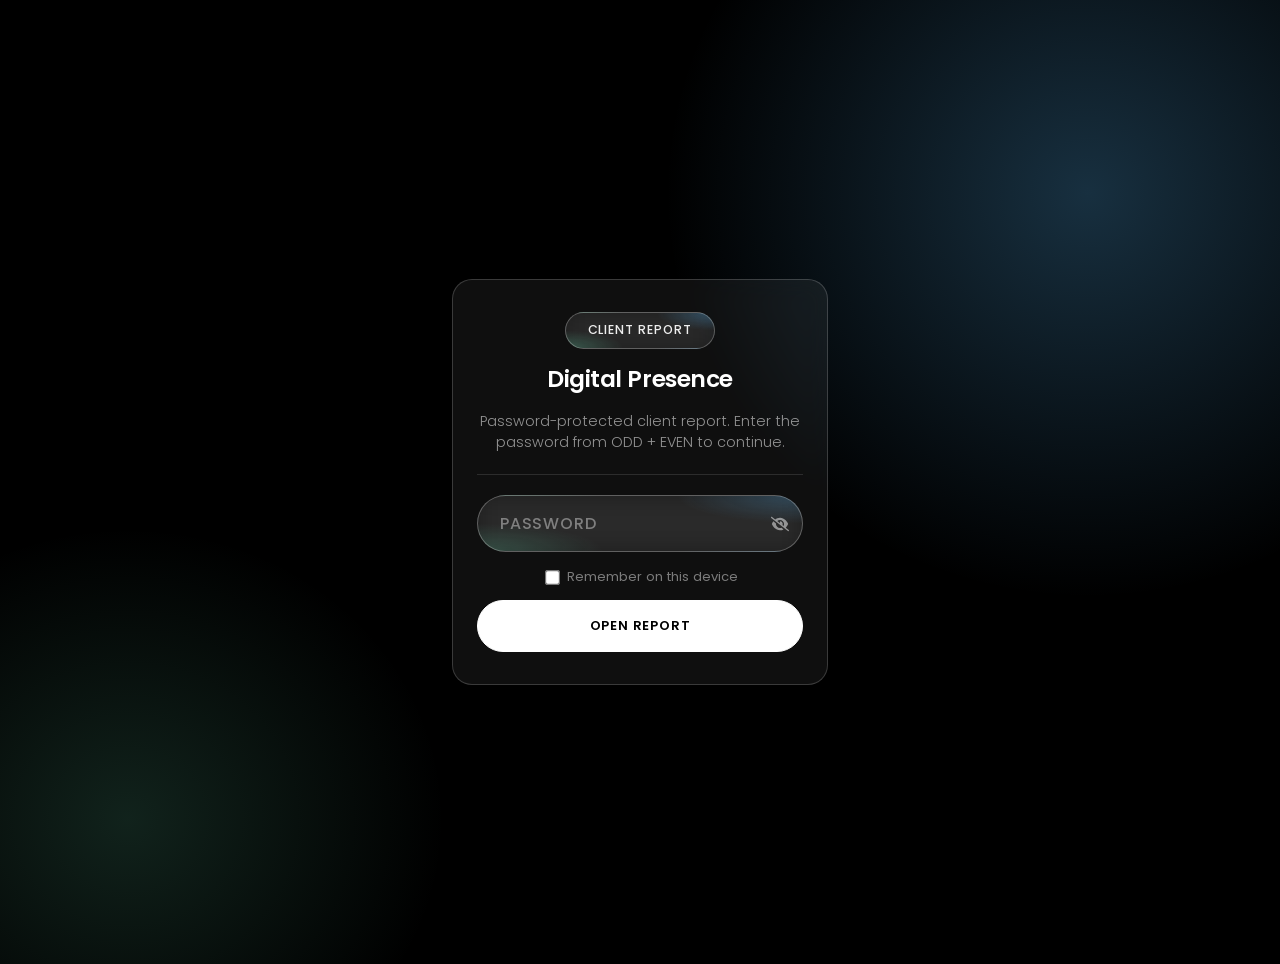
<file: reports/2026-09-digital-presence.html>
<!DOCTYPE html>
<html class="staticrypt-html">
    <head>
        <meta charset="utf-8" />
        <title>Digital Presence</title>
        <meta name="viewport" content="width=device-width, initial-scale=1" />

        <!-- do not cache this page -->
        <meta http-equiv="cache-control" content="max-age=0" />
        <meta http-equiv="cache-control" content="no-cache" />
        <meta http-equiv="expires" content="0" />
        <meta http-equiv="expires" content="Tue, 01 Jan 1980 1:00:00 GMT" />
        <meta http-equiv="pragma" content="no-cache" />

        <meta name="robots" content="noindex, nofollow" />

        <link rel="preconnect" href="https://fonts.googleapis.com" />
        <link rel="preconnect" href="https://fonts.gstatic.com" crossorigin />
        <link href="https://fonts.googleapis.com/css2?family=Poppins:wght@300;400;500;600&display=swap" rel="stylesheet" />

        <style>
            .staticrypt-hr {
                margin: 1.25rem 0;
                border: 0;
                border-top: 1px solid rgba(255, 255, 255, 0.12);
            }

            .staticrypt-page {
                width: 100%;
                max-width: 26rem;
                padding: 0 1.25rem;
                margin: auto;
                box-sizing: border-box;
            }

            .staticrypt-form {
                position: relative;
                z-index: 1;
                background: rgba(255, 255, 255, 0.06);
                border: 0.5px solid rgba(255, 255, 255, 0.18);
                border-radius: 20px;
                max-width: 26rem;
                margin: 0 auto;
                padding: 2rem 1.5rem;
                text-align: center;
                backdrop-filter: blur(12px);
                -webkit-backdrop-filter: blur(12px);
                color: #fff;
            }

            .staticrypt-password-container {
                position: relative;
                outline: 0;
                width: 100%;
                margin: 0 0 15px;
                box-sizing: border-box;
                border-radius: 999px;
                border: 0.5px solid rgba(255, 255, 255, 0.28);
                background:
                  radial-gradient(ellipse 70% 90% at 100% 0%, rgba(84, 171, 229, 0.28), transparent 55%),
                  radial-gradient(ellipse 70% 90% at 0% 100%, rgba(105, 214, 173, 0.24), transparent 55%),
                  rgba(255, 255, 255, 0.06);
                backdrop-filter: blur(12px) saturate(1.6);
                -webkit-backdrop-filter: blur(12px) saturate(1.6);
            }

            .staticrypt-form input[type="password"],
            input[type="text"] {
                background: transparent;
                border: 0;
                box-sizing: border-box;
                font-size: 15px;
                font-family: "Poppins", system-ui, sans-serif;
                font-weight: 500;
                letter-spacing: 0.04em;
                color: rgba(255, 255, 255, 0.92);
                outline: 0;
                padding: 0.95em 2.75em 0.95em 1.35em;
                width: 100%;
            }

            .staticrypt-form input::placeholder {
                color: rgba(255, 255, 255, 0.4);
                font-weight: 500;
                letter-spacing: 0.06em;
                text-transform: uppercase;
            }

            .staticrypt-toggle-password-visibility {
                cursor: pointer;
                height: 18px;
                opacity: 50%;
                padding: 13px;
                position: absolute;
                right: 0;
                top: 50%;
                transform: translateY(-50%);
                width: 18px;
                filter: invert(1);
            }

            .staticrypt-form .staticrypt-decrypt-button {
                text-transform: uppercase;
                outline: 0;
                background: #fff;
                width: 100%;
                border: 1px solid #fff;
                border-radius: 999px;
                padding: 15px;
                color: #000;
                font-size: 13px;
                font-weight: 600;
                letter-spacing: 0.06em;
                font-family: "Poppins", system-ui, sans-serif;
                cursor: pointer;
                transition: background 0.2s ease, color 0.2s ease, border-color 0.2s ease;
            }

            .staticrypt-form .staticrypt-decrypt-button:hover,
            .staticrypt-form .staticrypt-decrypt-button:active,
            .staticrypt-form .staticrypt-decrypt-button:focus {
                background: #000;
                color: #fff;
                border-color: #fff;
                filter: none;
            }

            .staticrypt-html {
                height: 100%;
            }

            .staticrypt-body {
                height: 100%;
                margin: 0;
            }

            .staticrypt-content {
                min-height: 100%;
                display: flex;
                align-items: center;
                justify-content: center;
                margin: 0;
                padding: 2rem 0;
                background:
                  radial-gradient(ellipse 55% 70% at 85% 20%, rgba(84, 171, 229, 0.28), transparent 60%),
                  radial-gradient(ellipse 45% 55% at 10% 85%, rgba(105, 214, 173, 0.16), transparent 55%),
                  #000000;
                font-family: "Poppins", system-ui, sans-serif;
                -webkit-font-smoothing: antialiased;
                -moz-osx-font-smoothing: grayscale;
                color: #fff;
            }

            .staticrypt-instructions {
                margin: 0 0 0.25rem;
                display: flex;
                flex-direction: column;
                align-items: center;
                gap: 0.85rem;
            }

            .staticrypt-instructions p {
                margin: 0;
                font-weight: 300;
                color: rgba(255, 255, 255, 0.55);
                line-height: 1.5;
                font-size: 0.9rem;
            }

            /* Match .hero-title__bubble exactly (span avoids p color/size overrides) */
            .gate-bubble {
                display: inline-flex;
                align-items: center;
                justify-content: center;
                margin: 0;
                padding: 0.9em 1.7em;
                font-size: clamp(0.68rem, 1.3vw, 0.78rem);
                font-weight: 500;
                letter-spacing: 0.08em;
                line-height: 1;
                text-transform: uppercase;
                color: rgba(255, 255, 255, 0.92);
                white-space: nowrap;
                border-radius: 999px;
                border: 0.5px solid rgba(255, 255, 255, 0.28);
                background:
                  radial-gradient(ellipse 70% 90% at 100% 0%, rgba(84, 171, 229, 0.34), transparent 55%),
                  radial-gradient(ellipse 70% 90% at 0% 100%, rgba(105, 214, 173, 0.3), transparent 55%),
                  rgba(255, 255, 255, 0.06);
                backdrop-filter: blur(12px) saturate(1.6);
                -webkit-backdrop-filter: blur(12px) saturate(1.6);
            }

            @media (max-width: 720px) {
                .staticrypt-content {
                    align-items: center;
                    justify-content: center;
                    padding: max(1.25rem, env(safe-area-inset-top, 0px)) 0
                      max(1.25rem, env(safe-area-inset-bottom, 0px));
                }

                .staticrypt-page {
                    width: 100%;
                    max-width: 100%;
                    padding: 0 1rem;
                }

                .staticrypt-form {
                    width: 100%;
                    max-width: 100%;
                    padding: 1.65rem 1.25rem;
                    box-sizing: border-box;
                }

                .staticrypt-title {
                    font-size: 1.3rem !important;
                }

                .staticrypt-instructions p {
                    font-size: 0.85rem;
                }

                .gate-bubble {
                    padding: 0.7em 1.35em;
                    font-size: 0.68rem;
                }

                .staticrypt-form .staticrypt-decrypt-button {
                    padding: 14px;
                    min-height: 48px;
                }
            }

            .staticrypt-title {
                font-size: 1.45rem !important;
                font-weight: 600 !important;
                letter-spacing: -0.02em;
                color: #fff !important;
            }

            label.staticrypt-remember {
                display: flex;
                align-items: center;
                justify-content: center;
                margin-bottom: 1em;
                font-size: 0.82rem;
                color: rgba(255, 255, 255, 0.45);
            }

            .staticrypt-remember input[type="checkbox"] {
                transform: scale(1.15);
                margin-right: 0.55em;
                accent-color: #54abe5;
            }

            .hidden {
                display: none !important;
            }

            .staticrypt-spinner-container {
                height: 100%;
                display: flex;
                align-items: center;
                justify-content: center;
                background: #000;
            }

            .staticrypt-spinner {
                display: inline-block;
                width: 2rem;
                height: 2rem;
                vertical-align: text-bottom;
                border: 0.25em solid rgba(255, 255, 255, 0.2);
                border-right-color: #54abe5;
                border-radius: 50%;
                -webkit-animation: spinner-border 0.75s linear infinite;
                animation: spinner-border 0.75s linear infinite;
            }

            @keyframes spinner-border {
                100% {
                    transform: rotate(360deg);
                }
            }

            @media screen and (-webkit-min-device-pixel-ratio: 0) {
                .staticrypt-form input[type="password"],
                input[type="text"] {
                    font-size: 16px;
                }
            }
        </style>
    </head>

    <body class="staticrypt-body">
        <div id="staticrypt_loading" class="staticrypt-spinner-container">
            <div class="staticrypt-spinner"></div>
        </div>

        <div id="staticrypt_content" class="staticrypt-content hidden">
            <div class="staticrypt-page">
                <div class="staticrypt-form">
                    <div class="staticrypt-instructions">
                        <span class="gate-bubble">Client Report</span>
                        <p class="staticrypt-title">Digital Presence</p>
                        <p>Password-protected client report. Enter the password from ODD + EVEN to continue.</p>
                    </div>

                    <hr class="staticrypt-hr" />

                    <form id="staticrypt-form" action="#" method="post">
                        <div class="staticrypt-password-container">
                            <input
                                id="staticrypt-password"
                                type="password"
                                name="password"
                                placeholder="Password"
                                autofocus
                            />

                            <img
                                class="staticrypt-toggle-password-visibility"
                                alt="Show password"
                                title="Show password"
                                src="[data-uri]"
                            />
                        </div>

                        <label id="staticrypt-remember-label" class="staticrypt-remember hidden">
                            <input id="staticrypt-remember" type="checkbox" name="remember" />
                            Remember on this device
                        </label>

                        <input type="submit" class="staticrypt-decrypt-button" value="Open report" />
                    </form>
                </div>
            </div>
        </div>

        <script>
            // these variables will be filled when generating the file - the template format is 'variable_name'
            const staticryptInitiator = ((function(){
  const exports = {};
  const cryptoEngine = ((function(){
  const exports = {};
  const { subtle } = crypto;

const IV_BITS = 16 * 8;
const HEX_BITS = 4;
const ENCRYPTION_ALGO = "AES-CBC";

/**
 * Translates between utf8 encoded hexadecimal strings
 * and Uint8Array bytes.
 */
const HexEncoder = {
    /**
     * hex string -> bytes
     * @param {string} hexString
     * @returns {Uint8Array}
     */
    parse: function (hexString) {
        if (hexString.length % 2 !== 0) throw "Invalid hexString";
        const arrayBuffer = new Uint8Array(hexString.length / 2);

        for (let i = 0; i < hexString.length; i += 2) {
            const byteValue = parseInt(hexString.substring(i, i + 2), 16);
            if (isNaN(byteValue)) {
                throw "Invalid hexString";
            }
            arrayBuffer[i / 2] = byteValue;
        }
        return arrayBuffer;
    },

    /**
     * bytes -> hex string
     * @param {Uint8Array} bytes
     * @returns {string}
     */
    stringify: function (bytes) {
        const hexBytes = [];

        for (let i = 0; i < bytes.length; ++i) {
            let byteString = bytes[i].toString(16);
            if (byteString.length < 2) {
                byteString = "0" + byteString;
            }
            hexBytes.push(byteString);
        }
        return hexBytes.join("");
    },
};

/**
 * Translates between utf8 strings and Uint8Array bytes.
 */
const UTF8Encoder = {
    parse: function (str) {
        return new TextEncoder().encode(str);
    },

    stringify: function (bytes) {
        return new TextDecoder().decode(bytes);
    },
};

/**
 * Salt and encrypt a msg with a password.
 */
async function encrypt(msg, hashedPassword) {
    // Must be 16 bytes, unpredictable, and preferably cryptographically random. However, it need not be secret.
    // https://developer.mozilla.org/en-US/docs/Web/API/SubtleCrypto/encrypt#parameters
    const iv = crypto.getRandomValues(new Uint8Array(IV_BITS / 8));

    const key = await subtle.importKey("raw", HexEncoder.parse(hashedPassword), ENCRYPTION_ALGO, false, ["encrypt"]);

    const encrypted = await subtle.encrypt(
        {
            name: ENCRYPTION_ALGO,
            iv: iv,
        },
        key,
        UTF8Encoder.parse(msg)
    );

    // iv will be 32 hex characters, we prepend it to the ciphertext for use in decryption
    return HexEncoder.stringify(iv) + HexEncoder.stringify(new Uint8Array(encrypted));
}
exports.encrypt = encrypt;

/**
 * Decrypt a salted msg using a password.
 *
 * @param {string} encryptedMsg
 * @param {string} hashedPassword
 * @returns {Promise<string>}
 */
async function decrypt(encryptedMsg, hashedPassword) {
    const ivLength = IV_BITS / HEX_BITS;
    const iv = HexEncoder.parse(encryptedMsg.substring(0, ivLength));
    const encrypted = encryptedMsg.substring(ivLength);

    const key = await subtle.importKey("raw", HexEncoder.parse(hashedPassword), ENCRYPTION_ALGO, false, ["decrypt"]);

    const outBuffer = await subtle.decrypt(
        {
            name: ENCRYPTION_ALGO,
            iv: iv,
        },
        key,
        HexEncoder.parse(encrypted)
    );

    return UTF8Encoder.stringify(new Uint8Array(outBuffer));
}
exports.decrypt = decrypt;

/**
 * Salt and hash the password so it can be stored in localStorage without opening a password reuse vulnerability.
 *
 * @param {string} password
 * @param {string} salt
 * @returns {Promise<string>}
 */
async function hashPassword(password, salt) {
    // we hash the password in multiple steps, each adding more iterations. This is because we used to allow less
    // iterations, so for backward compatibility reasons, we need to support going from that to more iterations.
    let hashedPassword = await hashLegacyRound(password, salt);

    hashedPassword = await hashSecondRound(hashedPassword, salt);

    return hashThirdRound(hashedPassword, salt);
}
exports.hashPassword = hashPassword;

/**
 * This hashes the password with 1k iterations. This is a low number, we need this function to support backwards
 * compatibility.
 *
 * @param {string} password
 * @param {string} salt
 * @returns {Promise<string>}
 */
function hashLegacyRound(password, salt) {
    return pbkdf2(password, salt, 1000, "SHA-1");
}
exports.hashLegacyRound = hashLegacyRound;

/**
 * Add a second round of iterations. This is because we used to use 1k, so for backwards compatibility with
 * remember-me/autodecrypt links, we need to support going from that to more iterations.
 *
 * @param hashedPassword
 * @param salt
 * @returns {Promise<string>}
 */
function hashSecondRound(hashedPassword, salt) {
    return pbkdf2(hashedPassword, salt, 14000, "SHA-256");
}
exports.hashSecondRound = hashSecondRound;

/**
 * Add a third round of iterations to bring total number to 600k. This is because we used to use 1k, then 15k, so for
 * backwards compatibility with remember-me/autodecrypt links, we need to support going from that to more iterations.
 *
 * @param hashedPassword
 * @param salt
 * @returns {Promise<string>}
 */
function hashThirdRound(hashedPassword, salt) {
    return pbkdf2(hashedPassword, salt, 585000, "SHA-256");
}
exports.hashThirdRound = hashThirdRound;

/**
 * Salt and hash the password so it can be stored in localStorage without opening a password reuse vulnerability.
 *
 * @param {string} password
 * @param {string} salt
 * @param {int} iterations
 * @param {string} hashAlgorithm
 * @returns {Promise<string>}
 */
async function pbkdf2(password, salt, iterations, hashAlgorithm) {
    const key = await subtle.importKey("raw", UTF8Encoder.parse(password), "PBKDF2", false, ["deriveBits"]);

    const keyBytes = await subtle.deriveBits(
        {
            name: "PBKDF2",
            hash: hashAlgorithm,
            iterations,
            salt: UTF8Encoder.parse(salt),
        },
        key,
        256
    );

    return HexEncoder.stringify(new Uint8Array(keyBytes));
}

function generateRandomSalt() {
    const bytes = crypto.getRandomValues(new Uint8Array(128 / 8));

    return HexEncoder.stringify(new Uint8Array(bytes));
}
exports.generateRandomSalt = generateRandomSalt;

async function signMessage(hashedPassword, message) {
    const key = await subtle.importKey(
        "raw",
        HexEncoder.parse(hashedPassword),
        {
            name: "HMAC",
            hash: "SHA-256",
        },
        false,
        ["sign"]
    );
    const signature = await subtle.sign("HMAC", key, UTF8Encoder.parse(message));

    return HexEncoder.stringify(new Uint8Array(signature));
}
exports.signMessage = signMessage;

function getRandomAlphanum() {
    const possibleCharacters = "abcdefghijklmnopqrstuvwxyzABCDEFGHIJKLMNOPQRSTUVWXYZ0123456789";

    let byteArray;
    let parsedInt;

    // Keep generating new random bytes until we get a value that falls
    // within a range that can be evenly divided by possibleCharacters.length
    do {
        byteArray = crypto.getRandomValues(new Uint8Array(1));
        // extract the lowest byte to get an int from 0 to 255 (probably unnecessary, since we're only generating 1 byte)
        parsedInt = byteArray[0] & 0xff;
    } while (parsedInt >= 256 - (256 % possibleCharacters.length));

    // Take the modulo of the parsed integer to get a random number between 0 and totalLength - 1
    const randomIndex = parsedInt % possibleCharacters.length;

    return possibleCharacters[randomIndex];
}

/**
 * Generate a random string of a given length.
 *
 * @param {int} length
 * @returns {string}
 */
function generateRandomString(length) {
    let randomString = "";

    for (let i = 0; i < length; i++) {
        randomString += getRandomAlphanum();
    }

    return randomString;
}
exports.generateRandomString = generateRandomString;

  return exports;
})());
const codec = ((function(){
  const exports = {};
  /**
 * Initialize the codec with the provided cryptoEngine - this return functions to encode and decode messages.
 *
 * @param cryptoEngine - the engine to use for encryption / decryption
 */
function init(cryptoEngine) {
    const exports = {};

    /**
     * Top-level function for encoding a message.
     * Includes password hashing, encryption, and signing.
     *
     * @param {string} msg
     * @param {string} password
     * @param {string} salt
     *
     * @returns {string} The encoded text
     */
    async function encode(msg, password, salt) {
        const hashedPassword = await cryptoEngine.hashPassword(password, salt);

        const encrypted = await cryptoEngine.encrypt(msg, hashedPassword);

        // we use the hashed password in the HMAC because this is effectively what will be used a password (so we can store
        // it in localStorage safely, we don't use the clear text password)
        const hmac = await cryptoEngine.signMessage(hashedPassword, encrypted);

        return hmac + encrypted;
    }
    exports.encode = encode;

    /**
     * Encode using a password that has already been hashed. This is useful to encode multiple messages in a row, that way
     * we don't need to hash the password multiple times.
     *
     * @param {string} msg
     * @param {string} hashedPassword
     *
     * @returns {string} The encoded text
     */
    async function encodeWithHashedPassword(msg, hashedPassword) {
        const encrypted = await cryptoEngine.encrypt(msg, hashedPassword);

        // we use the hashed password in the HMAC because this is effectively what will be used a password (so we can store
        // it in localStorage safely, we don't use the clear text password)
        const hmac = await cryptoEngine.signMessage(hashedPassword, encrypted);

        return hmac + encrypted;
    }
    exports.encodeWithHashedPassword = encodeWithHashedPassword;

    /**
     * Top-level function for decoding a message.
     * Includes signature check and decryption.
     *
     * @param {string} signedMsg
     * @param {string} hashedPassword
     * @param {string} salt
     * @param {int} backwardCompatibleAttempt
     * @param {string} originalPassword
     *
     * @returns {Object} {success: true, decoded: string} | {success: false, message: string}
     */
    async function decode(signedMsg, hashedPassword, salt, backwardCompatibleAttempt = 0, originalPassword = "") {
        const encryptedHMAC = signedMsg.substring(0, 64);
        const encryptedMsg = signedMsg.substring(64);
        const decryptedHMAC = await cryptoEngine.signMessage(hashedPassword, encryptedMsg);

        if (decryptedHMAC !== encryptedHMAC) {
            // we have been raising the number of iterations in the hashing algorithm multiple times, so to support the old
            // remember-me/autodecrypt links we need to try bringing the old hashes up to speed.
            originalPassword = originalPassword || hashedPassword;
            if (backwardCompatibleAttempt === 0) {
                const updatedHashedPassword = await cryptoEngine.hashThirdRound(originalPassword, salt);

                return decode(signedMsg, updatedHashedPassword, salt, backwardCompatibleAttempt + 1, originalPassword);
            }
            if (backwardCompatibleAttempt === 1) {
                let updatedHashedPassword = await cryptoEngine.hashSecondRound(originalPassword, salt);
                updatedHashedPassword = await cryptoEngine.hashThirdRound(updatedHashedPassword, salt);

                return decode(signedMsg, updatedHashedPassword, salt, backwardCompatibleAttempt + 1, originalPassword);
            }

            return { success: false, message: "Signature mismatch" };
        }

        return {
            success: true,
            decoded: await cryptoEngine.decrypt(encryptedMsg, hashedPassword),
        };
    }
    exports.decode = decode;

    return exports;
}
exports.init = init;

  return exports;
})());
const decode = codec.init(cryptoEngine).decode;

/**
 * Initialize the staticrypt module, that exposes functions callbable by the password_template.
 *
 * @param {{
 *  staticryptEncryptedMsgUniqueVariableName: string,
 *  isRememberEnabled: boolean,
 *  rememberDurationInDays: number,
 *  staticryptSaltUniqueVariableName: string,
 * }} staticryptConfig - object of data that is stored on the password_template at encryption time.
 *
 * @param {{
 *  rememberExpirationKey: string,
 *  rememberPassphraseKey: string,
 *  replaceHtmlCallback: function,
 *  clearLocalStorageCallback: function,
 * }} templateConfig - object of data that can be configured by a custom password_template.
 */
function init(staticryptConfig, templateConfig) {
    const exports = {};

    /**
     * Decrypt our encrypted page, replace the whole HTML.
     *
     * @param {string} hashedPassword
     * @returns {Promise<boolean>}
     */
    async function decryptAndReplaceHtml(hashedPassword) {
        const { staticryptEncryptedMsgUniqueVariableName, staticryptSaltUniqueVariableName } = staticryptConfig;
        const { replaceHtmlCallback } = templateConfig;

        const result = await decode(
            staticryptEncryptedMsgUniqueVariableName,
            hashedPassword,
            staticryptSaltUniqueVariableName
        );
        if (!result.success) {
            return false;
        }
        const plainHTML = result.decoded;

        // if the user configured a callback call it, otherwise just replace the whole HTML
        if (typeof replaceHtmlCallback === "function") {
            replaceHtmlCallback(plainHTML);
        } else {
            document.write(plainHTML);
            document.close();
        }

        return true;
    }

    /**
     * Attempt to decrypt the page and replace the whole HTML.
     *
     * @param {string} password
     * @param {boolean} isRememberChecked
     *
     * @returns {Promise<{isSuccessful: boolean, hashedPassword?: string}>} - we return an object, so that if we want to
     *   expose more information in the future we can do it without breaking the password_template
     */
    async function handleDecryptionOfPage(password, isRememberChecked) {
        const { staticryptSaltUniqueVariableName } = staticryptConfig;

        // decrypt and replace the whole page
        const hashedPassword = await cryptoEngine.hashPassword(password, staticryptSaltUniqueVariableName);
        return handleDecryptionOfPageFromHash(hashedPassword, isRememberChecked);
    }
    exports.handleDecryptionOfPage = handleDecryptionOfPage;

    async function handleDecryptionOfPageFromHash(hashedPassword, isRememberChecked) {
        const { isRememberEnabled, rememberDurationInDays } = staticryptConfig;
        const { rememberExpirationKey, rememberPassphraseKey } = templateConfig;

        const isDecryptionSuccessful = await decryptAndReplaceHtml(hashedPassword);

        if (!isDecryptionSuccessful) {
            return {
                isSuccessful: false,
                hashedPassword,
            };
        }

        // remember the hashedPassword and set its expiration if necessary
        if (isRememberEnabled && isRememberChecked) {
            window.localStorage.setItem(rememberPassphraseKey, hashedPassword);

            // set the expiration if the duration isn't 0 (meaning no expiration)
            if (rememberDurationInDays > 0) {
                window.localStorage.setItem(
                    rememberExpirationKey,
                    (new Date().getTime() + rememberDurationInDays * 24 * 60 * 60 * 1000).toString()
                );
            }
        }

        return {
            isSuccessful: true,
            hashedPassword,
        };
    }
    exports.handleDecryptionOfPageFromHash = handleDecryptionOfPageFromHash;

    /**
     * Clear localstorage from staticrypt related values
     */
    function clearLocalStorage() {
        const { clearLocalStorageCallback, rememberExpirationKey, rememberPassphraseKey } = templateConfig;

        if (typeof clearLocalStorageCallback === "function") {
            clearLocalStorageCallback();
        } else {
            localStorage.removeItem(rememberPassphraseKey);
            localStorage.removeItem(rememberExpirationKey);
        }
    }

    async function handleDecryptOnLoad() {
        let isSuccessful = await decryptOnLoadFromUrl();

        if (!isSuccessful) {
            isSuccessful = await decryptOnLoadFromRememberMe();
        }

        return { isSuccessful };
    }
    exports.handleDecryptOnLoad = handleDecryptOnLoad;

    /**
     * Clear storage if we are logging out
     *
     * @returns {boolean} - whether we logged out
     */
    function logoutIfNeeded() {
        const logoutKey = "staticrypt_logout";

        // handle logout through query param
        const queryParams = new URLSearchParams(window.location.search);
        if (queryParams.has(logoutKey)) {
            clearLocalStorage();
            return true;
        }

        // handle logout through URL fragment
        const hash = window.location.hash.substring(1);
        if (hash.includes(logoutKey)) {
            clearLocalStorage();
            return true;
        }

        return false;
    }

    /**
     * To be called on load: check if we want to try to decrypt and replace the HTML with the decrypted content, and
     * try to do it if needed.
     *
     * @returns {Promise<boolean>} true if we derypted and replaced the whole page, false otherwise
     */
    async function decryptOnLoadFromRememberMe() {
        const { rememberDurationInDays } = staticryptConfig;
        const { rememberExpirationKey, rememberPassphraseKey } = templateConfig;

        // if we are login out, terminate
        if (logoutIfNeeded()) {
            return false;
        }

        // if there is expiration configured, check if we're not beyond the expiration
        if (rememberDurationInDays && rememberDurationInDays > 0) {
            const expiration = localStorage.getItem(rememberExpirationKey),
                isExpired = expiration && new Date().getTime() > parseInt(expiration);

            if (isExpired) {
                clearLocalStorage();
                return false;
            }
        }

        const hashedPassword = localStorage.getItem(rememberPassphraseKey);

        if (hashedPassword) {
            // try to decrypt
            const isDecryptionSuccessful = await decryptAndReplaceHtml(hashedPassword);

            // if the decryption is unsuccessful the password might be wrong - silently clear the saved data and let
            // the user fill the password form again
            if (!isDecryptionSuccessful) {
                clearLocalStorage();
                return false;
            }

            return true;
        }

        return false;
    }

    async function decryptOnLoadFromUrl() {
        const passwordKey = "staticrypt_pwd";
        const rememberMeKey = "remember_me";

        // try to get the password from the query param (for backward compatibility - we now want to avoid this method,
        // since it sends the hashed password to the server which isn't needed)
        const queryParams = new URLSearchParams(window.location.search);
        const hashedPasswordQuery = queryParams.get(passwordKey);
        const rememberMeQuery = queryParams.get(rememberMeKey);

        const urlFragment = window.location.hash.substring(1);
        // get the password from the url fragment
        const hashedPasswordRegexMatch = urlFragment.match(new RegExp(passwordKey + "=([^&]*)"));
        const hashedPasswordFragment = hashedPasswordRegexMatch ? hashedPasswordRegexMatch[1] : null;
        const rememberMeFragment = urlFragment.includes(rememberMeKey);

        const hashedPassword = hashedPasswordFragment || hashedPasswordQuery;
        const rememberMe = rememberMeFragment || rememberMeQuery;

        if (hashedPassword) {
            return handleDecryptionOfPageFromHash(hashedPassword, rememberMe);
        }

        return false;
    }

    return exports;
}
exports.init = init;

  return exports;
})());
            const templateError = "Incorrect password",
                templateToggleAltShow = "Show password",
                templateToggleAltHide = "Hide password",
                isRememberEnabled = true,
                staticryptConfig = {"staticryptEncryptedMsgUniqueVariableName":"[base64]","isRememberEnabled":true,"rememberDurationInDays":30,"staticryptSaltUniqueVariableName":"af1032884565d31a36d5d11145b49d69"};

            // you can edit these values to customize some of the behavior of StatiCrypt
            const templateConfig = {
                rememberExpirationKey: "staticrypt_expiration",
                rememberPassphraseKey: "staticrypt_passphrase",
                replaceHtmlCallback: null,
                clearLocalStorageCallback: null,
            };

            // init the staticrypt engine
            const staticrypt = staticryptInitiator.init(staticryptConfig, templateConfig);

            // try to automatically decrypt on load if there is a saved password
            window.onload = async function () {
                const { isSuccessful } = await staticrypt.handleDecryptOnLoad();

                // if we didn't decrypt anything on load, show the password prompt. Otherwise the content has already been
                // replaced, no need to do anything
                if (!isSuccessful) {
                    // hide loading screen
                    document.getElementById("staticrypt_loading").classList.add("hidden");
                    document.getElementById("staticrypt_content").classList.remove("hidden");
                    document.getElementById("staticrypt-password").focus();

                    // show the remember me checkbox
                    if (isRememberEnabled) {
                        document.getElementById("staticrypt-remember-label").classList.remove("hidden");
                    }
                }
            };

            // toggle password visibility
            const toggleIcon = document.querySelector(".staticrypt-toggle-password-visibility");
            // these two icons are coming from FontAwesome
            const imgSrcEyeClosed =
                "[data-uri]";
            const imgSrcEyeOpened =
                "[data-uri]";
            toggleIcon.addEventListener("click", function () {
                const passwordInput = document.getElementById("staticrypt-password");
                if (passwordInput.type === "password") {
                    passwordInput.type = "text";
                    toggleIcon.src = imgSrcEyeOpened;
                    toggleIcon.alt = templateToggleAltHide;
                    toggleIcon.title = templateToggleAltHide;
                } else {
                    passwordInput.type = "password";
                    toggleIcon.src = imgSrcEyeClosed;
                    toggleIcon.alt = templateToggleAltShow;
                    toggleIcon.title = templateToggleAltShow;
                }
            });

            // handle password form submission
            document.getElementById("staticrypt-form").addEventListener("submit", async function (e) {
                e.preventDefault();

                const password = document.getElementById("staticrypt-password").value,
                    isRememberChecked = document.getElementById("staticrypt-remember").checked;

                const { isSuccessful } = await staticrypt.handleDecryptionOfPage(password, isRememberChecked);

                if (!isSuccessful) {
                    alert(templateError);
                }
            });
        </script>
    </body>
</html>
</file>
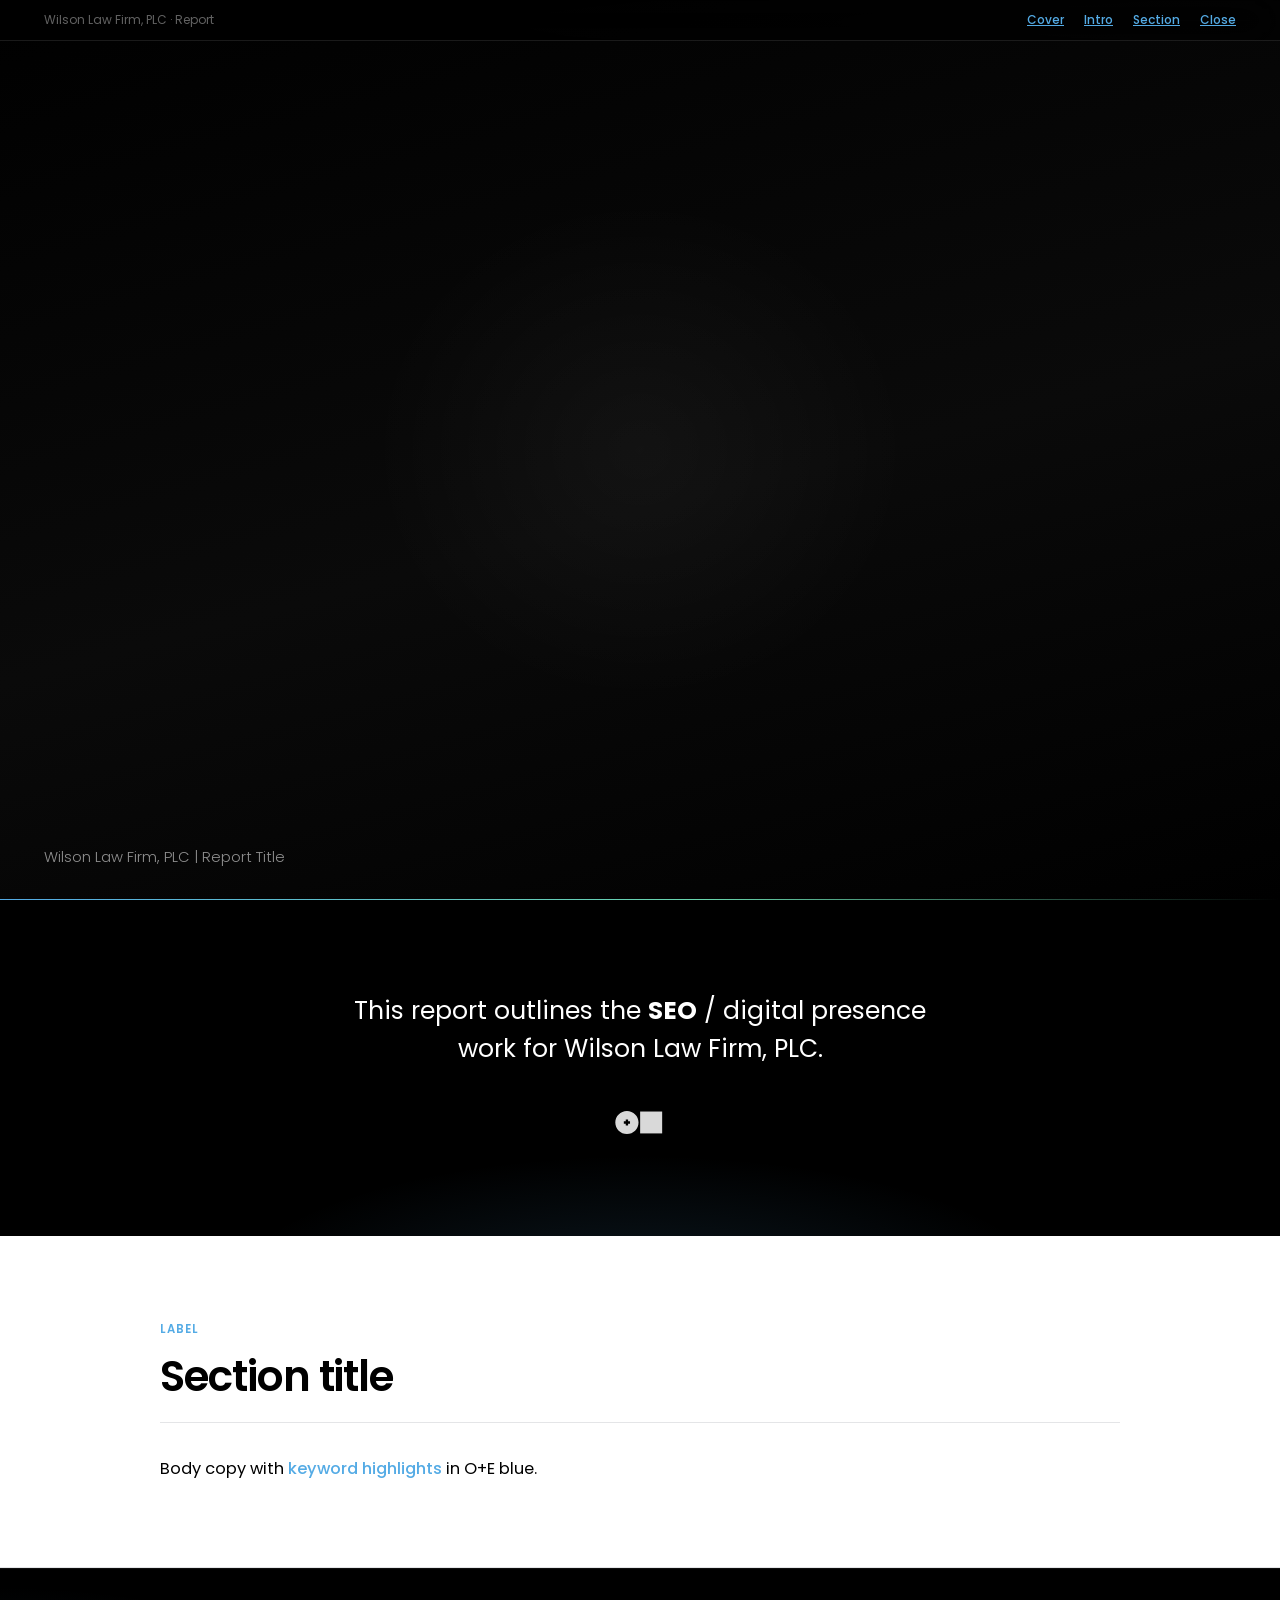
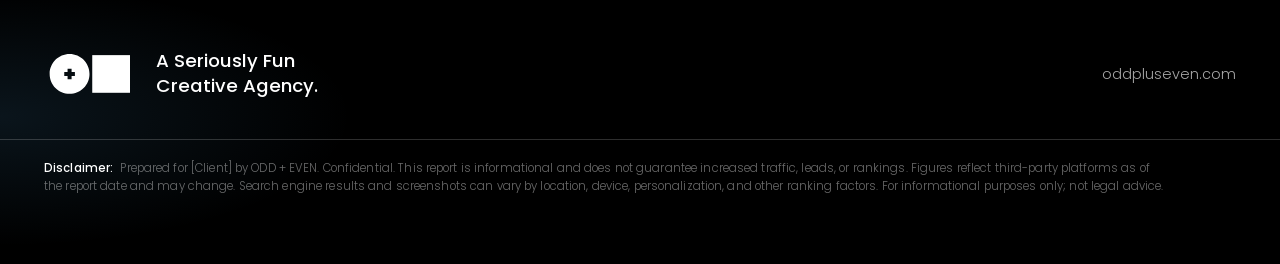
<file: reports/_template.html>
<!DOCTYPE html>
<html lang="en">
<head>
  <meta charset="utf-8" />
  <meta name="viewport" content="width=device-width, initial-scale=1" />
  <meta name="robots" content="noindex, nofollow" />
  <title>Wilson Law Firm, PLC | Report Title</title>
  <link rel="stylesheet" href="css/oe-report.css" />
</head>
<body>
  <nav class="report-nav">
    <span class="report-nav-title">Wilson Law Firm, PLC · Report</span>
    <a href="#cover">Cover</a>
    <a href="#intro">Intro</a>
    <a href="#section">Section</a>
    <a href="#close">Close</a>
  </nav>

  <main class="report">
    <header class="hero" id="cover">
      <img class="wordmark" src="assets/oe-icon.svg" alt="ODD + EVEN" />
      <p class="hero-meta">Wilson Law Firm, PLC | Report Title</p>
    </header>

    <section class="band" id="intro">
      <div class="report-inner">
        <p class="lede">
          This report outlines the <strong>SEO</strong> / digital presence work for Wilson Law Firm, PLC.
        </p>
        <img class="mark band-mark" src="assets/oe-icon.svg" alt="" />
      </div>
    </section>

    <section class="report-section" id="section">
      <div class="report-inner--wide" style="margin:0 auto;">
        <header class="section-header">
          <p class="eyebrow">Label</p>
          <h1 class="section-title">Section title</h1>
        </header>
        <p class="prose">
          Body copy with <span class="kw">keyword highlights</span> in O+E blue.
        </p>
      </div>
    </section>

    <footer class="report-footer" id="close">
      <div class="report-footer-top">
        <div class="report-footer-brand">
          <img class="mark mark--lg" src="assets/oe-icon.svg" alt="" />
          <p>A Seriously Fun<br />Creative Agency.</p>
        </div>
        <a href="https://www.oddpluseven.com/">oddpluseven.com</a>
      </div>
      <div class="report-footer-disclaimer-wrap">
        <p class="report-footer-disclaimer">
          <span class="report-footer-disclaimer-label">Disclaimer:</span>
          Prepared for [Client] by ODD + EVEN. Confidential.
          This report is informational and does not guarantee increased traffic, leads, or rankings.
          Figures reflect third-party platforms as of the report date and may change. Search engine
          results and screenshots can vary by location, device, personalization, and other ranking factors.
          For informational purposes only; not legal advice.
        </p>
      </div>
    </footer>
  </main>
</body>
</html>
</file>
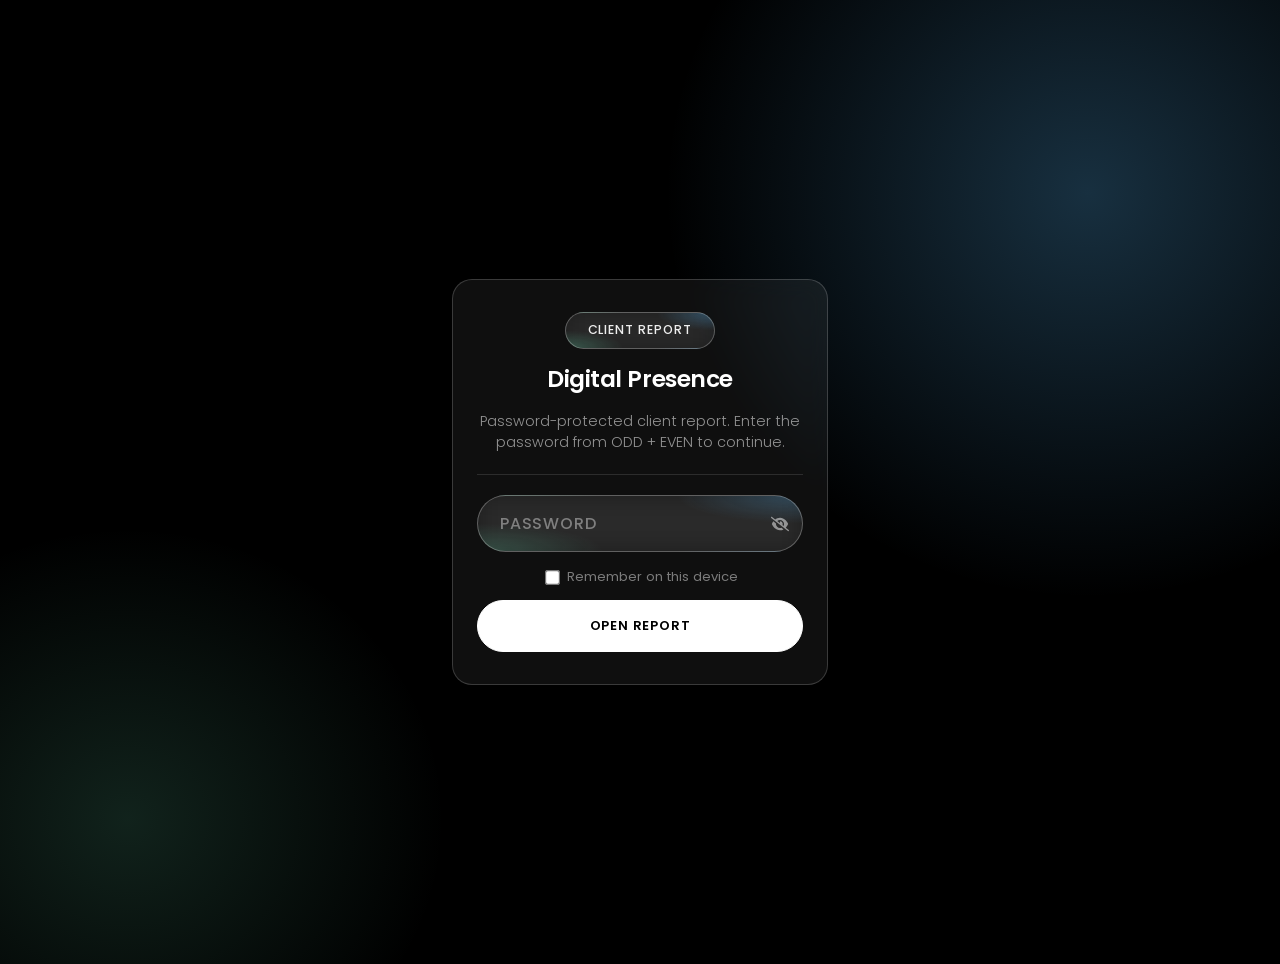
<file: reports/dashboard.html>
<!DOCTYPE html>
<html class="staticrypt-html">
    <head>
        <meta charset="utf-8" />
        <title>Digital Presence</title>
        <meta name="viewport" content="width=device-width, initial-scale=1" />

        <!-- do not cache this page -->
        <meta http-equiv="cache-control" content="max-age=0" />
        <meta http-equiv="cache-control" content="no-cache" />
        <meta http-equiv="expires" content="0" />
        <meta http-equiv="expires" content="Tue, 01 Jan 1980 1:00:00 GMT" />
        <meta http-equiv="pragma" content="no-cache" />

        <meta name="robots" content="noindex, nofollow" />

        <link rel="preconnect" href="https://fonts.googleapis.com" />
        <link rel="preconnect" href="https://fonts.gstatic.com" crossorigin />
        <link href="https://fonts.googleapis.com/css2?family=Poppins:wght@300;400;500;600&display=swap" rel="stylesheet" />

        <style>
            .staticrypt-hr {
                margin: 1.25rem 0;
                border: 0;
                border-top: 1px solid rgba(255, 255, 255, 0.12);
            }

            .staticrypt-page {
                width: 100%;
                max-width: 26rem;
                padding: 0 1.25rem;
                margin: auto;
                box-sizing: border-box;
            }

            .staticrypt-form {
                position: relative;
                z-index: 1;
                background: rgba(255, 255, 255, 0.06);
                border: 0.5px solid rgba(255, 255, 255, 0.18);
                border-radius: 20px;
                max-width: 26rem;
                margin: 0 auto;
                padding: 2rem 1.5rem;
                text-align: center;
                backdrop-filter: blur(12px);
                -webkit-backdrop-filter: blur(12px);
                color: #fff;
            }

            .staticrypt-password-container {
                position: relative;
                outline: 0;
                width: 100%;
                margin: 0 0 15px;
                box-sizing: border-box;
                border-radius: 999px;
                border: 0.5px solid rgba(255, 255, 255, 0.28);
                background:
                  radial-gradient(ellipse 70% 90% at 100% 0%, rgba(84, 171, 229, 0.28), transparent 55%),
                  radial-gradient(ellipse 70% 90% at 0% 100%, rgba(105, 214, 173, 0.24), transparent 55%),
                  rgba(255, 255, 255, 0.06);
                backdrop-filter: blur(12px) saturate(1.6);
                -webkit-backdrop-filter: blur(12px) saturate(1.6);
            }

            .staticrypt-form input[type="password"],
            input[type="text"] {
                background: transparent;
                border: 0;
                box-sizing: border-box;
                font-size: 15px;
                font-family: "Poppins", system-ui, sans-serif;
                font-weight: 500;
                letter-spacing: 0.04em;
                color: rgba(255, 255, 255, 0.92);
                outline: 0;
                padding: 0.95em 2.75em 0.95em 1.35em;
                width: 100%;
            }

            .staticrypt-form input::placeholder {
                color: rgba(255, 255, 255, 0.4);
                font-weight: 500;
                letter-spacing: 0.06em;
                text-transform: uppercase;
            }

            .staticrypt-toggle-password-visibility {
                cursor: pointer;
                height: 18px;
                opacity: 50%;
                padding: 13px;
                position: absolute;
                right: 0;
                top: 50%;
                transform: translateY(-50%);
                width: 18px;
                filter: invert(1);
            }

            .staticrypt-form .staticrypt-decrypt-button {
                text-transform: uppercase;
                outline: 0;
                background: #fff;
                width: 100%;
                border: 1px solid #fff;
                border-radius: 999px;
                padding: 15px;
                color: #000;
                font-size: 13px;
                font-weight: 600;
                letter-spacing: 0.06em;
                font-family: "Poppins", system-ui, sans-serif;
                cursor: pointer;
                transition: background 0.2s ease, color 0.2s ease, border-color 0.2s ease;
            }

            .staticrypt-form .staticrypt-decrypt-button:hover,
            .staticrypt-form .staticrypt-decrypt-button:active,
            .staticrypt-form .staticrypt-decrypt-button:focus {
                background: #000;
                color: #fff;
                border-color: #fff;
                filter: none;
            }

            .staticrypt-html {
                height: 100%;
            }

            .staticrypt-body {
                height: 100%;
                margin: 0;
            }

            .staticrypt-content {
                min-height: 100%;
                display: flex;
                align-items: center;
                justify-content: center;
                margin: 0;
                padding: 2rem 0;
                background:
                  radial-gradient(ellipse 55% 70% at 85% 20%, rgba(84, 171, 229, 0.28), transparent 60%),
                  radial-gradient(ellipse 45% 55% at 10% 85%, rgba(105, 214, 173, 0.16), transparent 55%),
                  #000000;
                font-family: "Poppins", system-ui, sans-serif;
                -webkit-font-smoothing: antialiased;
                -moz-osx-font-smoothing: grayscale;
                color: #fff;
            }

            .staticrypt-instructions {
                margin: 0 0 0.25rem;
                display: flex;
                flex-direction: column;
                align-items: center;
                gap: 0.85rem;
            }

            .staticrypt-instructions p {
                margin: 0;
                font-weight: 300;
                color: rgba(255, 255, 255, 0.55);
                line-height: 1.5;
                font-size: 0.9rem;
            }

            /* Match .hero-title__bubble exactly (span avoids p color/size overrides) */
            .gate-bubble {
                display: inline-flex;
                align-items: center;
                justify-content: center;
                margin: 0;
                padding: 0.9em 1.7em;
                font-size: clamp(0.68rem, 1.3vw, 0.78rem);
                font-weight: 500;
                letter-spacing: 0.08em;
                line-height: 1;
                text-transform: uppercase;
                color: rgba(255, 255, 255, 0.92);
                white-space: nowrap;
                border-radius: 999px;
                border: 0.5px solid rgba(255, 255, 255, 0.28);
                background:
                  radial-gradient(ellipse 70% 90% at 100% 0%, rgba(84, 171, 229, 0.34), transparent 55%),
                  radial-gradient(ellipse 70% 90% at 0% 100%, rgba(105, 214, 173, 0.3), transparent 55%),
                  rgba(255, 255, 255, 0.06);
                backdrop-filter: blur(12px) saturate(1.6);
                -webkit-backdrop-filter: blur(12px) saturate(1.6);
            }

            @media (max-width: 720px) {
                .staticrypt-content {
                    align-items: center;
                    justify-content: center;
                    padding: max(1.25rem, env(safe-area-inset-top, 0px)) 0
                      max(1.25rem, env(safe-area-inset-bottom, 0px));
                }

                .staticrypt-page {
                    width: 100%;
                    max-width: 100%;
                    padding: 0 1rem;
                }

                .staticrypt-form {
                    width: 100%;
                    max-width: 100%;
                    padding: 1.65rem 1.25rem;
                    box-sizing: border-box;
                }

                .staticrypt-title {
                    font-size: 1.3rem !important;
                }

                .staticrypt-instructions p {
                    font-size: 0.85rem;
                }

                .gate-bubble {
                    padding: 0.7em 1.35em;
                    font-size: 0.68rem;
                }

                .staticrypt-form .staticrypt-decrypt-button {
                    padding: 14px;
                    min-height: 48px;
                }
            }

            .staticrypt-title {
                font-size: 1.45rem !important;
                font-weight: 600 !important;
                letter-spacing: -0.02em;
                color: #fff !important;
            }

            label.staticrypt-remember {
                display: flex;
                align-items: center;
                justify-content: center;
                margin-bottom: 1em;
                font-size: 0.82rem;
                color: rgba(255, 255, 255, 0.45);
            }

            .staticrypt-remember input[type="checkbox"] {
                transform: scale(1.15);
                margin-right: 0.55em;
                accent-color: #54abe5;
            }

            .hidden {
                display: none !important;
            }

            .staticrypt-spinner-container {
                height: 100%;
                display: flex;
                align-items: center;
                justify-content: center;
                background: #000;
            }

            .staticrypt-spinner {
                display: inline-block;
                width: 2rem;
                height: 2rem;
                vertical-align: text-bottom;
                border: 0.25em solid rgba(255, 255, 255, 0.2);
                border-right-color: #54abe5;
                border-radius: 50%;
                -webkit-animation: spinner-border 0.75s linear infinite;
                animation: spinner-border 0.75s linear infinite;
            }

            @keyframes spinner-border {
                100% {
                    transform: rotate(360deg);
                }
            }

            @media screen and (-webkit-min-device-pixel-ratio: 0) {
                .staticrypt-form input[type="password"],
                input[type="text"] {
                    font-size: 16px;
                }
            }
        </style>
    </head>

    <body class="staticrypt-body">
        <div id="staticrypt_loading" class="staticrypt-spinner-container">
            <div class="staticrypt-spinner"></div>
        </div>

        <div id="staticrypt_content" class="staticrypt-content hidden">
            <div class="staticrypt-page">
                <div class="staticrypt-form">
                    <div class="staticrypt-instructions">
                        <span class="gate-bubble">Client Report</span>
                        <p class="staticrypt-title">Digital Presence</p>
                        <p>Password-protected client report. Enter the password from ODD + EVEN to continue.</p>
                    </div>

                    <hr class="staticrypt-hr" />

                    <form id="staticrypt-form" action="#" method="post">
                        <div class="staticrypt-password-container">
                            <input
                                id="staticrypt-password"
                                type="password"
                                name="password"
                                placeholder="Password"
                                autofocus
                            />

                            <img
                                class="staticrypt-toggle-password-visibility"
                                alt="Show password"
                                title="Show password"
                                src="[data-uri]"
                            />
                        </div>

                        <label id="staticrypt-remember-label" class="staticrypt-remember hidden">
                            <input id="staticrypt-remember" type="checkbox" name="remember" />
                            Remember on this device
                        </label>

                        <input type="submit" class="staticrypt-decrypt-button" value="Open report" />
                    </form>
                </div>
            </div>
        </div>

        <script>
            // these variables will be filled when generating the file - the template format is 'variable_name'
            const staticryptInitiator = ((function(){
  const exports = {};
  const cryptoEngine = ((function(){
  const exports = {};
  const { subtle } = crypto;

const IV_BITS = 16 * 8;
const HEX_BITS = 4;
const ENCRYPTION_ALGO = "AES-CBC";

/**
 * Translates between utf8 encoded hexadecimal strings
 * and Uint8Array bytes.
 */
const HexEncoder = {
    /**
     * hex string -> bytes
     * @param {string} hexString
     * @returns {Uint8Array}
     */
    parse: function (hexString) {
        if (hexString.length % 2 !== 0) throw "Invalid hexString";
        const arrayBuffer = new Uint8Array(hexString.length / 2);

        for (let i = 0; i < hexString.length; i += 2) {
            const byteValue = parseInt(hexString.substring(i, i + 2), 16);
            if (isNaN(byteValue)) {
                throw "Invalid hexString";
            }
            arrayBuffer[i / 2] = byteValue;
        }
        return arrayBuffer;
    },

    /**
     * bytes -> hex string
     * @param {Uint8Array} bytes
     * @returns {string}
     */
    stringify: function (bytes) {
        const hexBytes = [];

        for (let i = 0; i < bytes.length; ++i) {
            let byteString = bytes[i].toString(16);
            if (byteString.length < 2) {
                byteString = "0" + byteString;
            }
            hexBytes.push(byteString);
        }
        return hexBytes.join("");
    },
};

/**
 * Translates between utf8 strings and Uint8Array bytes.
 */
const UTF8Encoder = {
    parse: function (str) {
        return new TextEncoder().encode(str);
    },

    stringify: function (bytes) {
        return new TextDecoder().decode(bytes);
    },
};

/**
 * Salt and encrypt a msg with a password.
 */
async function encrypt(msg, hashedPassword) {
    // Must be 16 bytes, unpredictable, and preferably cryptographically random. However, it need not be secret.
    // https://developer.mozilla.org/en-US/docs/Web/API/SubtleCrypto/encrypt#parameters
    const iv = crypto.getRandomValues(new Uint8Array(IV_BITS / 8));

    const key = await subtle.importKey("raw", HexEncoder.parse(hashedPassword), ENCRYPTION_ALGO, false, ["encrypt"]);

    const encrypted = await subtle.encrypt(
        {
            name: ENCRYPTION_ALGO,
            iv: iv,
        },
        key,
        UTF8Encoder.parse(msg)
    );

    // iv will be 32 hex characters, we prepend it to the ciphertext for use in decryption
    return HexEncoder.stringify(iv) + HexEncoder.stringify(new Uint8Array(encrypted));
}
exports.encrypt = encrypt;

/**
 * Decrypt a salted msg using a password.
 *
 * @param {string} encryptedMsg
 * @param {string} hashedPassword
 * @returns {Promise<string>}
 */
async function decrypt(encryptedMsg, hashedPassword) {
    const ivLength = IV_BITS / HEX_BITS;
    const iv = HexEncoder.parse(encryptedMsg.substring(0, ivLength));
    const encrypted = encryptedMsg.substring(ivLength);

    const key = await subtle.importKey("raw", HexEncoder.parse(hashedPassword), ENCRYPTION_ALGO, false, ["decrypt"]);

    const outBuffer = await subtle.decrypt(
        {
            name: ENCRYPTION_ALGO,
            iv: iv,
        },
        key,
        HexEncoder.parse(encrypted)
    );

    return UTF8Encoder.stringify(new Uint8Array(outBuffer));
}
exports.decrypt = decrypt;

/**
 * Salt and hash the password so it can be stored in localStorage without opening a password reuse vulnerability.
 *
 * @param {string} password
 * @param {string} salt
 * @returns {Promise<string>}
 */
async function hashPassword(password, salt) {
    // we hash the password in multiple steps, each adding more iterations. This is because we used to allow less
    // iterations, so for backward compatibility reasons, we need to support going from that to more iterations.
    let hashedPassword = await hashLegacyRound(password, salt);

    hashedPassword = await hashSecondRound(hashedPassword, salt);

    return hashThirdRound(hashedPassword, salt);
}
exports.hashPassword = hashPassword;

/**
 * This hashes the password with 1k iterations. This is a low number, we need this function to support backwards
 * compatibility.
 *
 * @param {string} password
 * @param {string} salt
 * @returns {Promise<string>}
 */
function hashLegacyRound(password, salt) {
    return pbkdf2(password, salt, 1000, "SHA-1");
}
exports.hashLegacyRound = hashLegacyRound;

/**
 * Add a second round of iterations. This is because we used to use 1k, so for backwards compatibility with
 * remember-me/autodecrypt links, we need to support going from that to more iterations.
 *
 * @param hashedPassword
 * @param salt
 * @returns {Promise<string>}
 */
function hashSecondRound(hashedPassword, salt) {
    return pbkdf2(hashedPassword, salt, 14000, "SHA-256");
}
exports.hashSecondRound = hashSecondRound;

/**
 * Add a third round of iterations to bring total number to 600k. This is because we used to use 1k, then 15k, so for
 * backwards compatibility with remember-me/autodecrypt links, we need to support going from that to more iterations.
 *
 * @param hashedPassword
 * @param salt
 * @returns {Promise<string>}
 */
function hashThirdRound(hashedPassword, salt) {
    return pbkdf2(hashedPassword, salt, 585000, "SHA-256");
}
exports.hashThirdRound = hashThirdRound;

/**
 * Salt and hash the password so it can be stored in localStorage without opening a password reuse vulnerability.
 *
 * @param {string} password
 * @param {string} salt
 * @param {int} iterations
 * @param {string} hashAlgorithm
 * @returns {Promise<string>}
 */
async function pbkdf2(password, salt, iterations, hashAlgorithm) {
    const key = await subtle.importKey("raw", UTF8Encoder.parse(password), "PBKDF2", false, ["deriveBits"]);

    const keyBytes = await subtle.deriveBits(
        {
            name: "PBKDF2",
            hash: hashAlgorithm,
            iterations,
            salt: UTF8Encoder.parse(salt),
        },
        key,
        256
    );

    return HexEncoder.stringify(new Uint8Array(keyBytes));
}

function generateRandomSalt() {
    const bytes = crypto.getRandomValues(new Uint8Array(128 / 8));

    return HexEncoder.stringify(new Uint8Array(bytes));
}
exports.generateRandomSalt = generateRandomSalt;

async function signMessage(hashedPassword, message) {
    const key = await subtle.importKey(
        "raw",
        HexEncoder.parse(hashedPassword),
        {
            name: "HMAC",
            hash: "SHA-256",
        },
        false,
        ["sign"]
    );
    const signature = await subtle.sign("HMAC", key, UTF8Encoder.parse(message));

    return HexEncoder.stringify(new Uint8Array(signature));
}
exports.signMessage = signMessage;

function getRandomAlphanum() {
    const possibleCharacters = "abcdefghijklmnopqrstuvwxyzABCDEFGHIJKLMNOPQRSTUVWXYZ0123456789";

    let byteArray;
    let parsedInt;

    // Keep generating new random bytes until we get a value that falls
    // within a range that can be evenly divided by possibleCharacters.length
    do {
        byteArray = crypto.getRandomValues(new Uint8Array(1));
        // extract the lowest byte to get an int from 0 to 255 (probably unnecessary, since we're only generating 1 byte)
        parsedInt = byteArray[0] & 0xff;
    } while (parsedInt >= 256 - (256 % possibleCharacters.length));

    // Take the modulo of the parsed integer to get a random number between 0 and totalLength - 1
    const randomIndex = parsedInt % possibleCharacters.length;

    return possibleCharacters[randomIndex];
}

/**
 * Generate a random string of a given length.
 *
 * @param {int} length
 * @returns {string}
 */
function generateRandomString(length) {
    let randomString = "";

    for (let i = 0; i < length; i++) {
        randomString += getRandomAlphanum();
    }

    return randomString;
}
exports.generateRandomString = generateRandomString;

  return exports;
})());
const codec = ((function(){
  const exports = {};
  /**
 * Initialize the codec with the provided cryptoEngine - this return functions to encode and decode messages.
 *
 * @param cryptoEngine - the engine to use for encryption / decryption
 */
function init(cryptoEngine) {
    const exports = {};

    /**
     * Top-level function for encoding a message.
     * Includes password hashing, encryption, and signing.
     *
     * @param {string} msg
     * @param {string} password
     * @param {string} salt
     *
     * @returns {string} The encoded text
     */
    async function encode(msg, password, salt) {
        const hashedPassword = await cryptoEngine.hashPassword(password, salt);

        const encrypted = await cryptoEngine.encrypt(msg, hashedPassword);

        // we use the hashed password in the HMAC because this is effectively what will be used a password (so we can store
        // it in localStorage safely, we don't use the clear text password)
        const hmac = await cryptoEngine.signMessage(hashedPassword, encrypted);

        return hmac + encrypted;
    }
    exports.encode = encode;

    /**
     * Encode using a password that has already been hashed. This is useful to encode multiple messages in a row, that way
     * we don't need to hash the password multiple times.
     *
     * @param {string} msg
     * @param {string} hashedPassword
     *
     * @returns {string} The encoded text
     */
    async function encodeWithHashedPassword(msg, hashedPassword) {
        const encrypted = await cryptoEngine.encrypt(msg, hashedPassword);

        // we use the hashed password in the HMAC because this is effectively what will be used a password (so we can store
        // it in localStorage safely, we don't use the clear text password)
        const hmac = await cryptoEngine.signMessage(hashedPassword, encrypted);

        return hmac + encrypted;
    }
    exports.encodeWithHashedPassword = encodeWithHashedPassword;

    /**
     * Top-level function for decoding a message.
     * Includes signature check and decryption.
     *
     * @param {string} signedMsg
     * @param {string} hashedPassword
     * @param {string} salt
     * @param {int} backwardCompatibleAttempt
     * @param {string} originalPassword
     *
     * @returns {Object} {success: true, decoded: string} | {success: false, message: string}
     */
    async function decode(signedMsg, hashedPassword, salt, backwardCompatibleAttempt = 0, originalPassword = "") {
        const encryptedHMAC = signedMsg.substring(0, 64);
        const encryptedMsg = signedMsg.substring(64);
        const decryptedHMAC = await cryptoEngine.signMessage(hashedPassword, encryptedMsg);

        if (decryptedHMAC !== encryptedHMAC) {
            // we have been raising the number of iterations in the hashing algorithm multiple times, so to support the old
            // remember-me/autodecrypt links we need to try bringing the old hashes up to speed.
            originalPassword = originalPassword || hashedPassword;
            if (backwardCompatibleAttempt === 0) {
                const updatedHashedPassword = await cryptoEngine.hashThirdRound(originalPassword, salt);

                return decode(signedMsg, updatedHashedPassword, salt, backwardCompatibleAttempt + 1, originalPassword);
            }
            if (backwardCompatibleAttempt === 1) {
                let updatedHashedPassword = await cryptoEngine.hashSecondRound(originalPassword, salt);
                updatedHashedPassword = await cryptoEngine.hashThirdRound(updatedHashedPassword, salt);

                return decode(signedMsg, updatedHashedPassword, salt, backwardCompatibleAttempt + 1, originalPassword);
            }

            return { success: false, message: "Signature mismatch" };
        }

        return {
            success: true,
            decoded: await cryptoEngine.decrypt(encryptedMsg, hashedPassword),
        };
    }
    exports.decode = decode;

    return exports;
}
exports.init = init;

  return exports;
})());
const decode = codec.init(cryptoEngine).decode;

/**
 * Initialize the staticrypt module, that exposes functions callbable by the password_template.
 *
 * @param {{
 *  staticryptEncryptedMsgUniqueVariableName: string,
 *  isRememberEnabled: boolean,
 *  rememberDurationInDays: number,
 *  staticryptSaltUniqueVariableName: string,
 * }} staticryptConfig - object of data that is stored on the password_template at encryption time.
 *
 * @param {{
 *  rememberExpirationKey: string,
 *  rememberPassphraseKey: string,
 *  replaceHtmlCallback: function,
 *  clearLocalStorageCallback: function,
 * }} templateConfig - object of data that can be configured by a custom password_template.
 */
function init(staticryptConfig, templateConfig) {
    const exports = {};

    /**
     * Decrypt our encrypted page, replace the whole HTML.
     *
     * @param {string} hashedPassword
     * @returns {Promise<boolean>}
     */
    async function decryptAndReplaceHtml(hashedPassword) {
        const { staticryptEncryptedMsgUniqueVariableName, staticryptSaltUniqueVariableName } = staticryptConfig;
        const { replaceHtmlCallback } = templateConfig;

        const result = await decode(
            staticryptEncryptedMsgUniqueVariableName,
            hashedPassword,
            staticryptSaltUniqueVariableName
        );
        if (!result.success) {
            return false;
        }
        const plainHTML = result.decoded;

        // if the user configured a callback call it, otherwise just replace the whole HTML
        if (typeof replaceHtmlCallback === "function") {
            replaceHtmlCallback(plainHTML);
        } else {
            document.write(plainHTML);
            document.close();
        }

        return true;
    }

    /**
     * Attempt to decrypt the page and replace the whole HTML.
     *
     * @param {string} password
     * @param {boolean} isRememberChecked
     *
     * @returns {Promise<{isSuccessful: boolean, hashedPassword?: string}>} - we return an object, so that if we want to
     *   expose more information in the future we can do it without breaking the password_template
     */
    async function handleDecryptionOfPage(password, isRememberChecked) {
        const { staticryptSaltUniqueVariableName } = staticryptConfig;

        // decrypt and replace the whole page
        const hashedPassword = await cryptoEngine.hashPassword(password, staticryptSaltUniqueVariableName);
        return handleDecryptionOfPageFromHash(hashedPassword, isRememberChecked);
    }
    exports.handleDecryptionOfPage = handleDecryptionOfPage;

    async function handleDecryptionOfPageFromHash(hashedPassword, isRememberChecked) {
        const { isRememberEnabled, rememberDurationInDays } = staticryptConfig;
        const { rememberExpirationKey, rememberPassphraseKey } = templateConfig;

        const isDecryptionSuccessful = await decryptAndReplaceHtml(hashedPassword);

        if (!isDecryptionSuccessful) {
            return {
                isSuccessful: false,
                hashedPassword,
            };
        }

        // remember the hashedPassword and set its expiration if necessary
        if (isRememberEnabled && isRememberChecked) {
            window.localStorage.setItem(rememberPassphraseKey, hashedPassword);

            // set the expiration if the duration isn't 0 (meaning no expiration)
            if (rememberDurationInDays > 0) {
                window.localStorage.setItem(
                    rememberExpirationKey,
                    (new Date().getTime() + rememberDurationInDays * 24 * 60 * 60 * 1000).toString()
                );
            }
        }

        return {
            isSuccessful: true,
            hashedPassword,
        };
    }
    exports.handleDecryptionOfPageFromHash = handleDecryptionOfPageFromHash;

    /**
     * Clear localstorage from staticrypt related values
     */
    function clearLocalStorage() {
        const { clearLocalStorageCallback, rememberExpirationKey, rememberPassphraseKey } = templateConfig;

        if (typeof clearLocalStorageCallback === "function") {
            clearLocalStorageCallback();
        } else {
            localStorage.removeItem(rememberPassphraseKey);
            localStorage.removeItem(rememberExpirationKey);
        }
    }

    async function handleDecryptOnLoad() {
        let isSuccessful = await decryptOnLoadFromUrl();

        if (!isSuccessful) {
            isSuccessful = await decryptOnLoadFromRememberMe();
        }

        return { isSuccessful };
    }
    exports.handleDecryptOnLoad = handleDecryptOnLoad;

    /**
     * Clear storage if we are logging out
     *
     * @returns {boolean} - whether we logged out
     */
    function logoutIfNeeded() {
        const logoutKey = "staticrypt_logout";

        // handle logout through query param
        const queryParams = new URLSearchParams(window.location.search);
        if (queryParams.has(logoutKey)) {
            clearLocalStorage();
            return true;
        }

        // handle logout through URL fragment
        const hash = window.location.hash.substring(1);
        if (hash.includes(logoutKey)) {
            clearLocalStorage();
            return true;
        }

        return false;
    }

    /**
     * To be called on load: check if we want to try to decrypt and replace the HTML with the decrypted content, and
     * try to do it if needed.
     *
     * @returns {Promise<boolean>} true if we derypted and replaced the whole page, false otherwise
     */
    async function decryptOnLoadFromRememberMe() {
        const { rememberDurationInDays } = staticryptConfig;
        const { rememberExpirationKey, rememberPassphraseKey } = templateConfig;

        // if we are login out, terminate
        if (logoutIfNeeded()) {
            return false;
        }

        // if there is expiration configured, check if we're not beyond the expiration
        if (rememberDurationInDays && rememberDurationInDays > 0) {
            const expiration = localStorage.getItem(rememberExpirationKey),
                isExpired = expiration && new Date().getTime() > parseInt(expiration);

            if (isExpired) {
                clearLocalStorage();
                return false;
            }
        }

        const hashedPassword = localStorage.getItem(rememberPassphraseKey);

        if (hashedPassword) {
            // try to decrypt
            const isDecryptionSuccessful = await decryptAndReplaceHtml(hashedPassword);

            // if the decryption is unsuccessful the password might be wrong - silently clear the saved data and let
            // the user fill the password form again
            if (!isDecryptionSuccessful) {
                clearLocalStorage();
                return false;
            }

            return true;
        }

        return false;
    }

    async function decryptOnLoadFromUrl() {
        const passwordKey = "staticrypt_pwd";
        const rememberMeKey = "remember_me";

        // try to get the password from the query param (for backward compatibility - we now want to avoid this method,
        // since it sends the hashed password to the server which isn't needed)
        const queryParams = new URLSearchParams(window.location.search);
        const hashedPasswordQuery = queryParams.get(passwordKey);
        const rememberMeQuery = queryParams.get(rememberMeKey);

        const urlFragment = window.location.hash.substring(1);
        // get the password from the url fragment
        const hashedPasswordRegexMatch = urlFragment.match(new RegExp(passwordKey + "=([^&]*)"));
        const hashedPasswordFragment = hashedPasswordRegexMatch ? hashedPasswordRegexMatch[1] : null;
        const rememberMeFragment = urlFragment.includes(rememberMeKey);

        const hashedPassword = hashedPasswordFragment || hashedPasswordQuery;
        const rememberMe = rememberMeFragment || rememberMeQuery;

        if (hashedPassword) {
            return handleDecryptionOfPageFromHash(hashedPassword, rememberMe);
        }

        return false;
    }

    return exports;
}
exports.init = init;

  return exports;
})());
            const templateError = "Incorrect password",
                templateToggleAltShow = "Show password",
                templateToggleAltHide = "Hide password",
                isRememberEnabled = true,
                staticryptConfig = {"staticryptEncryptedMsgUniqueVariableName":"[base64]","isRememberEnabled":true,"rememberDurationInDays":30,"staticryptSaltUniqueVariableName":"af1032884565d31a36d5d11145b49d69"};

            // you can edit these values to customize some of the behavior of StatiCrypt
            const templateConfig = {
                rememberExpirationKey: "staticrypt_expiration",
                rememberPassphraseKey: "staticrypt_passphrase",
                replaceHtmlCallback: null,
                clearLocalStorageCallback: null,
            };

            // init the staticrypt engine
            const staticrypt = staticryptInitiator.init(staticryptConfig, templateConfig);

            // try to automatically decrypt on load if there is a saved password
            window.onload = async function () {
                const { isSuccessful } = await staticrypt.handleDecryptOnLoad();

                // if we didn't decrypt anything on load, show the password prompt. Otherwise the content has already been
                // replaced, no need to do anything
                if (!isSuccessful) {
                    // hide loading screen
                    document.getElementById("staticrypt_loading").classList.add("hidden");
                    document.getElementById("staticrypt_content").classList.remove("hidden");
                    document.getElementById("staticrypt-password").focus();

                    // show the remember me checkbox
                    if (isRememberEnabled) {
                        document.getElementById("staticrypt-remember-label").classList.remove("hidden");
                    }
                }
            };

            // toggle password visibility
            const toggleIcon = document.querySelector(".staticrypt-toggle-password-visibility");
            // these two icons are coming from FontAwesome
            const imgSrcEyeClosed =
                "[data-uri]";
            const imgSrcEyeOpened =
                "[data-uri]";
            toggleIcon.addEventListener("click", function () {
                const passwordInput = document.getElementById("staticrypt-password");
                if (passwordInput.type === "password") {
                    passwordInput.type = "text";
                    toggleIcon.src = imgSrcEyeOpened;
                    toggleIcon.alt = templateToggleAltHide;
                    toggleIcon.title = templateToggleAltHide;
                } else {
                    passwordInput.type = "password";
                    toggleIcon.src = imgSrcEyeClosed;
                    toggleIcon.alt = templateToggleAltShow;
                    toggleIcon.title = templateToggleAltShow;
                }
            });

            // handle password form submission
            document.getElementById("staticrypt-form").addEventListener("submit", async function (e) {
                e.preventDefault();

                const password = document.getElementById("staticrypt-password").value,
                    isRememberChecked = document.getElementById("staticrypt-remember").checked;

                const { isSuccessful } = await staticrypt.handleDecryptionOfPage(password, isRememberChecked);

                if (!isSuccessful) {
                    alert(templateError);
                }
            });
        </script>
    </body>
</html>
</file>
<file: reports/css/oe-report.css>
/*
  O+E Digital Presence Report — web stylesheet
  Visual cues from Legacy SEO PDF (Poppins, black/white, #54abe5, mint)
  Layout: scrolling web report — not a slide/PDF deck
*/

@import url("https://fonts.googleapis.com/css2?family=Poppins:wght@300;400;500;600;700&display=swap");

:root {
  --oe-black: #000000;
  --oe-white: #ffffff;
  --oe-blue: #54abe5;
  --oe-blue-deep: #2f8fc9;
  --oe-green: #08a866;
  --oe-mint: #69d6ad;
  --oe-gray-1: #5c5e61;
  --oe-gray-2: #8a8c8f;
  --oe-gray-3: #b0b2b5;
  --oe-gray-bg: #ffffff;
  --oe-gray-line: #e4e5e7;
  --oe-font: "Poppins", system-ui, -apple-system, sans-serif;
  --oe-max: 720px;
  --oe-wide: 960px;
  --oe-pad: clamp(1.25rem, 4vw, 2.75rem);
  --oe-ease: cubic-bezier(0.22, 1, 0.36, 1);
  --oe-line: #333333;
  --oe-line-w: 1px;
  --oe-radius: 20px;
}

*,
*::before,
*::after {
  box-sizing: border-box;
}

html {
  scroll-behavior: smooth;
  font-size: 16px;
  scroll-padding-top: 5.5rem;
}

body {
  margin: 0;
  font-family: var(--oe-font);
  font-weight: 400;
  line-height: 1.6;
  color: var(--oe-black);
  background:
    radial-gradient(ellipse 80% 50% at 100% -10%, rgba(84, 171, 229, 0.07), transparent 55%),
    radial-gradient(ellipse 60% 40% at -5% 40%, rgba(105, 214, 173, 0.05), transparent 50%),
    var(--oe-white);
  -webkit-font-smoothing: antialiased;
}

img {
  max-width: 100%;
  height: auto;
  display: block;
}

a {
  color: var(--oe-blue);
  transition: color 0.2s ease;
}

a:hover {
  color: var(--oe-blue-deep);
}

/* ---------- Motion ---------- */

@keyframes oe-rise {
  from {
    opacity: 0.01;
    transform: translateY(14px);
  }
  to {
    opacity: 1;
    transform: translateY(0);
  }
}

@keyframes oe-draw {
  from {
    transform: scaleX(0);
  }
  to {
    transform: scaleX(1);
  }
}

@keyframes oe-reveal {
  from {
    opacity: 0;
    transform: translateY(28px);
  }
  to {
    opacity: 1;
    transform: translateY(0);
  }
}

/* Scroll-in reveals */
.reveal {
  opacity: 0;
  transform: translateY(28px);
  transition:
    opacity 0.7s var(--oe-ease),
    transform 0.7s var(--oe-ease);
  transition-delay: calc(var(--reveal-i, 0) * 70ms);
  will-change: opacity, transform;
}

.reveal.is-in {
  opacity: 1;
  transform: translateY(0);
}

.reveal--fade {
  transform: translateY(16px);
}

.reveal--left {
  transform: translateX(-22px);
}

.reveal--left.is-in {
  transform: translateX(0);
}

@media (prefers-reduced-motion: no-preference) {
  .hero-center,
  .hero-brands,
  .hero-meta {
    animation: oe-rise 0.75s var(--oe-ease) forwards;
  }

  .hero-center { animation-delay: 0.06s; }
  .hero-meta { animation-delay: 0.18s; }
  .hero-brands { animation-delay: 0.28s; }
}

@media (prefers-reduced-motion: reduce) {
  *,
  *::before,
  *::after {
    animation: none !important;
    transition: none !important;
  }

  .reveal {
    opacity: 1;
    transform: none;
  }
}

/* ---------- Nav ---------- */

.report-nav {
  position: fixed;
  top: 0;
  left: 0;
  right: 0;
  z-index: 100;
  display: flex;
  flex-wrap: wrap;
  gap: 0.65rem 1.25rem;
  align-items: center;
  padding: 0.65rem var(--oe-pad);
  background: rgba(0, 0, 0, 0.52);
  backdrop-filter: blur(20px) saturate(1.45);
  -webkit-backdrop-filter: blur(20px) saturate(1.45);
  color: var(--oe-white);
  font-size: 0.75rem;
  font-weight: 500;
  border-bottom: 1px solid rgba(255, 255, 255, 0.1);
  transition:
    background 0.35s ease,
    border-color 0.35s ease,
    color 0.35s ease,
    box-shadow 0.35s ease;
}

.report-nav--light {
  background: rgba(255, 255, 255, 0.92);
  border-bottom-color: rgba(0, 0, 0, 0.08);
  color: #000;
  box-shadow: 0 8px 28px rgba(0, 0, 0, 0.04);
}

.report-nav .report-nav-title {
  margin-right: auto;
  color: rgba(255, 255, 255, 0.38);
  font-weight: 400;
  transition: color 0.35s ease, border-color 0.35s ease;
}

.report-nav-brand {
  display: flex;
  align-items: center;
  gap: 0.45rem;
  margin-right: auto;
  min-width: 0;
}

.report-nav-brand__wilson {
  width: 1.75rem;
  height: auto;
  display: block;
  flex-shrink: 0;
  transition: filter 0.35s ease;
}

.report-nav-brand__name {
  color: var(--oe-white);
  font-weight: 500;
  letter-spacing: 0.01em;
  white-space: nowrap;
  transition: color 0.35s ease;
}

.report-nav-brand .report-nav-title {
  margin-right: 0;
  margin-left: 0.15rem;
  padding-left: 0.65rem;
  border-left: 1px solid rgba(255, 255, 255, 0.18);
  white-space: nowrap;
}

.report-nav-links {
  position: relative;
  display: flex;
  flex-wrap: wrap;
  align-items: center;
  gap: 0.15rem;
  padding: 0.15rem;
  border-radius: 999px;
  background: rgba(255, 255, 255, 0.06);
  transition: background 0.35s ease;
}

.report-nav-pill {
  position: absolute;
  top: 0.15rem;
  left: 0;
  z-index: 0;
  height: calc(100% - 0.3rem);
  min-width: 2rem;
  border-radius: 999px;
  background: #fff;
  box-shadow: none;
  transform: translateX(0);
  transition:
    transform 0.48s cubic-bezier(0.22, 1.15, 0.36, 1),
    width 0.48s cubic-bezier(0.22, 1.15, 0.36, 1),
    opacity 0.25s ease,
    background 0.35s ease;
  pointer-events: none;
  opacity: 0;
}

.report-nav-pill.is-ready {
  opacity: 1;
}

.report-nav-links a {
  position: relative;
  z-index: 1;
  color: rgba(255, 255, 255, 0.62);
  text-decoration: none;
  white-space: nowrap;
  padding: 0.45rem 0.85rem;
  border-radius: 999px;
  border-bottom: none;
  transition: color 0.25s ease;
}

.report-nav-links a:hover {
  color: var(--oe-white);
  border-bottom-color: transparent;
}

.report-nav-links a.is-active {
  color: #000;
}

.report-nav-progress {
  position: absolute;
  left: 0;
  right: 0;
  bottom: 0;
  height: 2px;
  pointer-events: none;
  background: transparent;
}

.report-nav-progress__bar {
  display: block;
  height: 100%;
  width: 100%;
  transform: scaleX(0);
  transform-origin: left center;
  background: linear-gradient(90deg, var(--oe-blue), var(--oe-mint));
  will-change: transform;
}

/* Light surface — over white page sections */
.report-nav--light .report-nav-brand__name {
  color: #000;
}

.report-nav--light .report-nav-brand__wilson {
  filter: invert(1);
}

.report-nav--light .report-nav-title,
.report-nav--light .report-nav-brand .report-nav-title {
  color: rgba(0, 0, 0, 0.4);
  border-left-color: rgba(0, 0, 0, 0.14);
}

.report-nav--light .report-nav-links {
  background: rgba(0, 0, 0, 0.05);
}

.report-nav--light .report-nav-links a {
  color: rgba(0, 0, 0, 0.52);
}

.report-nav--light .report-nav-links a:hover {
  color: #000;
}

.report-nav--light .report-nav-links a.is-active {
  color: #fff;
}

.report-nav--light .report-nav-pill {
  background: #000;
}

.report-nav--light .report-nav-progress {
  background: transparent;
}

@media screen and (max-width: 720px) {
  html {
    scroll-padding-top: 6.5rem;
  }

  .report-nav {
    font-size: 0.7rem;
    gap: 0.5rem;
    padding-top: calc(0.55rem + env(safe-area-inset-top, 0px));
    padding-left: max(var(--oe-pad), env(safe-area-inset-left, 0px));
    padding-right: max(var(--oe-pad), env(safe-area-inset-right, 0px));
  }

  .report-nav-brand {
    width: 100%;
    margin-right: 0;
    margin-bottom: 0.1rem;
    gap: 0.4rem;
  }

  .report-nav-brand__wilson {
    width: 1.45rem;
  }

  .report-nav-brand__name {
    font-size: 0.78rem;
    min-width: 0;
    overflow: hidden;
    text-overflow: ellipsis;
  }

  .report-nav-brand .report-nav-title {
    font-size: 0.68rem;
    padding-left: 0.5rem;
    flex-shrink: 0;
  }

  .report-nav-links {
    width: 100%;
    overflow-x: auto;
    flex-wrap: nowrap;
    -webkit-overflow-scrolling: touch;
    scrollbar-width: none;
    mask-image: linear-gradient(90deg, #000 0%, #000 calc(100% - 1.5rem), transparent);
    -webkit-mask-image: linear-gradient(90deg, #000 0%, #000 calc(100% - 1.5rem), transparent);
    padding-right: 1rem;
  }

  .report-nav-links::-webkit-scrollbar {
    display: none;
  }

  .report-nav-links a {
    padding: 0.5rem 0.75rem;
    font-size: 0.72rem;
  }
}

/* ---------- Page shell ---------- */

.report {
  width: 100%;
}

.report-section {
  position: relative;
  padding: clamp(3rem, 7vw, 5.25rem) var(--oe-pad);
  border-bottom: 1px solid var(--oe-gray-line);
}

.report-section:last-child {
  border-bottom: none;
}

.report-section--dark {
  background:
    radial-gradient(ellipse 70% 60% at 90% 0%, rgba(84, 171, 229, 0.18), transparent 55%),
    radial-gradient(ellipse 50% 45% at 0% 100%, rgba(105, 214, 173, 0.12), transparent 50%),
    var(--oe-black);
  color: var(--oe-white);
  border-bottom-color: #1a1a1a;
}

.report-section--muted {
  background: var(--oe-white);
}

.report-inner {
  max-width: var(--oe-max);
  margin: 0 auto;
}

.report-inner--wide {
  max-width: var(--oe-wide);
  margin: 0 auto;
}

/* ---------- Hero / band ---------- */

.hero {
  position: relative;
  isolation: isolate;
  min-height: 100vh;
  min-height: 100dvh;
  display: flex;
  flex-direction: column;
  justify-content: center;
  align-items: center;
  gap: 1.75rem;
  padding: clamp(3.5rem, 11vw, 7rem) var(--oe-pad);
  padding-top: calc(clamp(3.5rem, 11vw, 7rem) + 3.75rem);
  padding-bottom: clamp(5.5rem, 12vw, 7.5rem);
  background: var(--oe-black);
  color: var(--oe-white);
  overflow: hidden;
  text-align: center;
  --glow-x: 0px;
  --glow-y: 0px;
  --glow-x2: 0px;
  --glow-y2: 0px;
}

.hero::before {
  content: "";
  position: absolute;
  inset: 0;
  z-index: 0;
  background:
    radial-gradient(ellipse 30% 40% at 50% 50%, rgba(255, 255, 255, 0.04), transparent 70%),
    linear-gradient(165deg, #000 0%, #0a0a0a 55%, #000 100%);
  pointer-events: none;
}

.hero-glows {
  position: absolute;
  inset: 0;
  z-index: 0;
  pointer-events: none;
  overflow: hidden;
}

.hero-glow {
  position: absolute;
  border-radius: 50%;
  filter: blur(64px);
  will-change: transform;
  opacity: 1;
}

.hero-glow--blue {
  width: min(62vw, 34rem);
  height: min(70vw, 38rem);
  right: -12%;
  top: -18%;
  background: rgba(84, 171, 229, 0.42);
  transform: translate3d(var(--glow-x), var(--glow-y), 0);
}

.hero-glow--mint {
  width: min(52vw, 28rem);
  height: min(58vw, 30rem);
  left: -14%;
  bottom: -16%;
  background: rgba(105, 214, 173, 0.28);
  transform: translate3d(var(--glow-x2), var(--glow-y2), 0);
}

.hero > .hero-center {
  position: relative;
  z-index: 1;
}

.hero-meta,
.hero-brands {
  z-index: 2;
}

.hero::after {
  content: "";
  position: absolute;
  left: 0;
  right: 0;
  bottom: 0;
  z-index: 2;
  height: 1px;
  background: linear-gradient(90deg, var(--oe-blue), var(--oe-mint) 55%, transparent);
  transform: scaleX(0);
  transform-origin: left center;
}

@media (prefers-reduced-motion: no-preference) {
  .hero::after {
    animation: oe-draw 1s var(--oe-ease) 0.4s both;
  }
}

@media (prefers-reduced-motion: reduce) {
  .hero::after {
    transform: scaleX(1);
  }
}

.hero-center {
  display: flex;
  flex-direction: column;
  align-items: center;
  gap: 1rem;
  max-width: 22em;
  margin: 0 auto;
}

.hero-eyebrow {
  margin: 0;
  font-size: clamp(0.78rem, 1.4vw, 0.9rem);
  font-weight: 500;
  letter-spacing: 0.06em;
  text-transform: uppercase;
  color: rgba(255, 255, 255, 0.5);
}

.hero-title {
  margin: 0;
  font-size: clamp(2.75rem, 8vw, 5.25rem);
  font-weight: 600;
  line-height: 1.15;
  letter-spacing: -0.035em;
  color: var(--oe-white);
  text-wrap: balance;
}

.hero-title .accent {
  color: var(--oe-mint);
}

.hero-title__bubble {
  display: inline-flex;
  align-items: center;
  justify-content: center;
  padding: 0.9em 1.7em;
  font-size: clamp(0.68rem, 1.3vw, 0.78rem);
  font-weight: 500;
  letter-spacing: 0.08em;
  line-height: 1;
  text-transform: uppercase;
  color: rgba(255, 255, 255, 0.92);
  white-space: nowrap;
  border-radius: 999px;
  border: 0.5px solid rgba(255, 255, 255, 0.28);
  background:
    radial-gradient(
      ellipse 70% 90% at calc(100% + var(--glow-x)) calc(0% + var(--glow-y)),
      rgba(84, 171, 229, 0.34),
      transparent 55%
    ),
    radial-gradient(
      ellipse 70% 90% at calc(0% + var(--glow-x2)) calc(100% + var(--glow-y2)),
      rgba(105, 214, 173, 0.3),
      transparent 55%
    ),
    rgba(255, 255, 255, 0.06);
  backdrop-filter: blur(12px) saturate(1.6);
  -webkit-backdrop-filter: blur(12px) saturate(1.6);
}

.hero-brands {
  position: absolute;
  right: var(--oe-pad);
  bottom: clamp(1.25rem, 3vw, 2rem);
  display: flex;
  align-items: center;
  gap: 1.1rem;
}

.hero-brands__wilson {
  width: clamp(2.75rem, 6vw, 3.5rem);
  height: auto;
  display: block;
}

.hero-brands__x {
  font-size: clamp(0.85rem, 1.6vw, 1.05rem);
  font-weight: 300;
  line-height: 1;
  color: rgba(255, 255, 255, 0.45);
}

.hero-brands__oe {
  width: min(104px, 28vw);
  height: auto;
  display: block;
}

.hero-meta {
  position: absolute;
  left: var(--oe-pad);
  bottom: clamp(1.25rem, 3vw, 2rem);
  margin: 0;
  font-size: clamp(0.8rem, 1.4vw, 0.92rem);
  font-weight: 300;
  color: rgba(255, 255, 255, 0.55);
  max-width: min(20rem, calc(100% - 12rem));
  line-height: 1.45;
  text-align: left;
}

.band {
  position: relative;
  padding: clamp(3.5rem, 9vw, 5.75rem) var(--oe-pad);
  background:
    radial-gradient(ellipse 60% 80% at 50% 120%, rgba(84, 171, 229, 0.15), transparent 55%),
    var(--oe-black);
  color: var(--oe-white);
  text-align: center;
  overflow: hidden;
}

.band .report-inner {
  display: flex;
  flex-direction: column;
  align-items: center;
  gap: 1.5rem;
  position: relative;
}

.band-mark {
  margin-top: 0.5rem;
  opacity: 0.85;
  transition: opacity 0.25s ease, transform 0.35s var(--oe-ease);
}

.band:hover .band-mark {
  opacity: 1;
  transform: translateY(-2px);
}

/* ---------- Type ---------- */

.eyebrow {
  display: block;
  margin: 0 0 0.85rem;
  font-size: 0.72rem;
  font-weight: 600;
  letter-spacing: 0.08em;
  text-transform: uppercase;
  color: var(--oe-blue);
}

.report-section--dark .eyebrow {
  color: var(--oe-mint);
}

h1,
.section-title {
  margin: 0 0 0.5rem;
  font-size: clamp(1.9rem, 4.2vw, 2.65rem);
  font-weight: 600;
  line-height: 1.15;
  letter-spacing: -0.025em;
  text-transform: none;
  color: inherit;
}

h2,
.subhead {
  margin: 0 0 0.85rem;
  font-size: 1.08rem;
  font-weight: 600;
  line-height: 1.35;
  letter-spacing: -0.01em;
  text-transform: none;
  color: inherit;
}

h3 {
  margin: 0 0 0.5rem;
  font-size: 0.95rem;
  font-weight: 600;
  line-height: 1.35;
}

.lede,
.statement {
  margin: 0;
  font-size: clamp(1.2rem, 2.6vw, 1.55rem);
  font-weight: 400;
  line-height: 1.55;
  max-width: 38rem;
}

.statement strong {
  font-weight: 600;
}

.prose {
  margin: 0 0 1.15rem;
  font-size: 1.02rem;
  font-weight: 400;
  line-height: 1.7;
  color: inherit;
}

.prose:last-child {
  margin-bottom: 0;
}

.prose-tight {
  margin: 0 0 0.75rem;
  font-size: 0.95rem;
  line-height: 1.55;
}

.meta {
  font-size: 0.8rem;
  font-weight: 400;
  color: var(--oe-gray-2);
}

.kw {
  color: var(--oe-blue);
  font-weight: 500;
  box-decoration-break: clone;
  -webkit-box-decoration-break: clone;
}

a.kw {
  text-decoration: none;
  border-bottom: 1px solid rgba(84, 171, 229, 0.35);
}

a.kw:hover {
  border-bottom-color: var(--oe-blue);
}

.report-section--dark .kw,
.accent-mint {
  color: var(--oe-mint);
}

.accent-green {
  color: var(--oe-green);
}

.muted {
  color: var(--oe-gray-2);
}

.section-header {
  margin-bottom: 2rem;
  padding-bottom: 1.15rem;
  border-bottom: 1px solid var(--oe-gray-line);
  position: relative;
}

.report-section--dark .section-header {
  border-bottom-color: rgba(255, 255, 255, 0.12);
}

.section-header .section-title {
  margin-bottom: 0.2rem;
}

.asset-ref {
  margin: 1.75rem 0 0;
  padding-top: 1rem;
  border-top: 1px dashed var(--oe-gray-line);
  font-size: 0.75rem;
  font-weight: 400;
  line-height: 1.45;
  color: var(--oe-gray-2);
}

/* ---------- Layout helpers ---------- */

.stack {
  display: flex;
  flex-direction: column;
  gap: 1rem;
}

.stack-lg {
  gap: 1.65rem;
}

.two-col {
  display: grid;
  grid-template-columns: 1fr 1fr;
  gap: 1.75rem 2.75rem;
}

/* ---------- Wilson review / approval ---------- */

.wilson-review-stack {
  display: flex;
  flex-direction: column;
  gap: 1.5rem;
}

.wilson-review {
  margin-top: 0;
  padding: 1.75rem 1.75rem 1.85rem;
  border: var(--oe-line-w) solid var(--oe-line);
  border-radius: var(--oe-radius);
  background: #fff;
}

.wilson-review__badge {
  display: inline-block;
  margin: 0 0 1rem;
  padding: 0.4rem 0.8rem;
  font-size: 0.7rem;
  font-weight: 600;
  letter-spacing: 0.12em;
  text-transform: uppercase;
  color: #fff;
  background: var(--oe-black);
  border-radius: 999px;
}

.wilson-review__title {
  margin: 0 0 0.85rem;
  font-size: clamp(1.45rem, 2.5vw, 1.85rem);
  font-weight: 600;
  letter-spacing: -0.02em;
  line-height: 1.15;
}

.wilson-review__compare {
  display: grid;
  grid-template-columns: 1fr 1fr;
  gap: 1.25rem;
  margin: 1.5rem 0 1.5rem;
}

.wilson-review__block {
  padding: 1.15rem 1.2rem;
  border: var(--oe-line-w) solid var(--oe-line);
  border-radius: var(--oe-radius);
  background: #fff;
}

.wilson-review__block--proposed {
  border-color: var(--oe-line);
  background: #fff;
}

.wilson-review__label {
  margin: 0 0 0.65rem;
  font-size: 0.68rem;
  font-weight: 600;
  letter-spacing: 0.14em;
  text-transform: uppercase;
  color: var(--oe-gray-2);
}

.wilson-review__block--proposed .wilson-review__label {
  color: var(--oe-black);
}

.wilson-review__quote {
  margin: 0;
  font-size: 0.92rem;
  font-weight: 400;
  line-height: 1.55;
  color: var(--oe-black);
}

.wilson-review__prompts {
  list-style: none;
  margin: 1rem 0 0;
  padding: 0;
}

.wilson-review__prompts li {
  position: relative;
  margin: 0;
  padding: 0.45rem 0 0.45rem 1.15rem;
  font-size: 0.9rem;
  line-height: 1.45;
  color: var(--oe-black);
  border-top: 1px solid var(--oe-gray-line);
}

.wilson-review__prompts li:first-child {
  border-top: none;
  margin-top: 0.35rem;
}

.wilson-review__prompts li::before {
  content: "";
  position: absolute;
  left: 0;
  top: 0.85rem;
  width: 0.4rem;
  height: 0.4rem;
  border-radius: 50%;
  background: var(--oe-black);
}

.wilson-review__cta {
  margin: 1.35rem 0 0;
  padding-top: 1.15rem;
  border-top: 1px solid var(--oe-line);
  max-width: 36rem;
  font-size: 1rem;
  font-weight: 500;
  line-height: 1.55;
  text-wrap: balance;
}

.wilson-review__cta a {
  color: var(--oe-blue);
  font-weight: 600;
  text-decoration: underline;
  text-underline-offset: 0.15em;
}

.wilson-review__cta a:hover {
  color: var(--oe-black);
}

#wilson-review > .report-inner--wide > .prose a.kw {
  color: var(--oe-blue);
  text-decoration: underline;
  text-underline-offset: 0.15em;
}

@media screen and (max-width: 720px) {
  .wilson-review {
    padding: 1.25rem;
  }

  .wilson-review__compare {
    grid-template-columns: 1fr;
  }
}

.labeled-item {
  margin: 0 0 1rem;
  padding: 0.85rem 0 0.85rem 1rem;
  border-left: 2px solid var(--oe-gray-line);
  transition: border-color 0.25s ease, background 0.25s ease;
}

.labeled-item:hover {
  border-left-color: var(--oe-blue);
  background: linear-gradient(90deg, rgba(84, 171, 229, 0.06), transparent 70%);
}

.labeled-item:last-child {
  margin-bottom: 0;
}

.report-section--dark .labeled-item {
  border-left-color: rgba(255, 255, 255, 0.15);
}

.report-section--dark .labeled-item:hover {
  border-left-color: var(--oe-mint);
  background: linear-gradient(90deg, rgba(105, 214, 173, 0.08), transparent 70%);
}

.labeled-item .item-text {
  margin: 0 0 0.2rem;
  font-size: 1rem;
  font-weight: 500;
  line-height: 1.4;
}

.labeled-item .item-meta {
  margin: 0;
  font-size: 0.8rem;
  font-weight: 400;
  color: var(--oe-gray-2);
  line-height: 1.4;
}

/* ---------- Stats ---------- */

.stat-row {
  display: grid;
  grid-template-columns: repeat(3, 1fr);
  gap: 1rem;
  margin: 1.5rem 0 0;
}

.stat {
  position: relative;
  padding: 1.25rem 1.15rem 1.15rem;
  background: var(--oe-white);
  border: var(--oe-line-w) solid var(--oe-line);
  border-radius: var(--oe-radius);
  box-shadow: none;
  transition: transform 0.3s var(--oe-ease), border-color 0.2s ease;
}

.stat:hover {
  transform: translateY(-2px);
  border-color: var(--oe-black);
}

.report-section--dark .stat {
  background: transparent;
  border-color: rgba(255, 255, 255, 0.35);
  box-shadow: none;
}

.report-section--muted .stat {
  background: var(--oe-white);
}

.stat-value {
  margin: 0 0 0.35rem;
  font-size: clamp(2rem, 4vw, 2.65rem);
  font-weight: 600;
  line-height: 1.05;
  letter-spacing: -0.03em;
  color: var(--oe-blue);
  font-variant-numeric: tabular-nums;
}

.report-section--dark .stat-value {
  color: var(--oe-mint);
}

.stat-label {
  margin: 0;
  font-size: 0.8rem;
  font-weight: 400;
  line-height: 1.35;
  color: var(--oe-gray-1);
  text-transform: none;
}

.report-section--dark .stat-label {
  color: var(--oe-gray-3);
}

.report-section--dark .oe-table {
  background: rgba(255, 255, 255, 0.04);
  border-color: rgba(255, 255, 255, 0.28);
  color: var(--oe-white);
}

.report-section--dark .oe-table th {
  background: rgba(255, 255, 255, 0.06);
  color: var(--oe-gray-3);
  border-bottom-color: rgba(255, 255, 255, 0.35);
}

.report-section--dark .oe-table td {
  border-bottom-color: rgba(255, 255, 255, 0.12);
}

.report-section--dark .oe-table tbody tr:hover td {
  background: rgba(105, 214, 173, 0.08);
}

.report-section--dark .meta {
  color: var(--oe-gray-3);
}

.report-section--dark .prose,
.report-section--dark .prose-tight,
.report-section--dark .item-text,
.report-section--dark .subhead {
  color: var(--oe-white);
}

.report-section--dark .item-meta {
  color: var(--oe-gray-3);
}

.report-section--dark .evidence-card {
  background: rgba(255, 255, 255, 0.04);
  border-color: rgba(255, 255, 255, 0.28);
  color: var(--oe-white);
}

.report-section--dark .evidence-card__meta {
  border-top-color: rgba(255, 255, 255, 0.18);
}

.report-section--dark .evidence-card__file {
  color: var(--oe-gray-3);
}

.report-section--dark .shot--zoom,
.report-section--dark .shot {
  border-color: rgba(255, 255, 255, 0.28);
  background: rgba(255, 255, 255, 0.04);
}

.report-section--dark .shot-zoom-icon {
  background: rgba(0, 0, 0, 0.55);
  border-color: rgba(255, 255, 255, 0.35);
  color: #fff;
}

.report-section--dark .tag--low {
  background: rgba(255, 255, 255, 0.12);
  color: #eee;
}

.report-section--dark .tag--open {
  color: var(--oe-gray-3);
}

.report-section--dark .section-header {
  border-bottom-color: rgba(255, 255, 255, 0.12);
}

/* ---------- Tables ---------- */

.oe-table {
  width: 100%;
  border-collapse: separate;
  border-spacing: 0;
  font-size: 0.9rem;
  font-weight: 400;
  background: var(--oe-white);
  border: var(--oe-line-w) solid var(--oe-line);
  border-radius: var(--oe-radius);
  overflow: hidden;
  box-shadow: none;
}

.oe-table th {
  text-align: left;
  font-size: 0.7rem;
  font-weight: 600;
  letter-spacing: 0.06em;
  text-transform: uppercase;
  color: var(--oe-gray-2);
  padding: 0.85rem 1rem;
  background: var(--oe-gray-bg);
  border-bottom: 2px solid var(--oe-black);
}

.oe-table td {
  padding: 0.85rem 1rem;
  border-bottom: 1px solid var(--oe-gray-line);
  vertical-align: top;
  line-height: 1.45;
  transition: background 0.2s ease;
}

.oe-table tbody tr:hover td {
  background: rgba(84, 171, 229, 0.05);
}

.oe-table tr:last-child td {
  border-bottom: none;
}

.tag {
  display: inline-block;
  font-size: 0.65rem;
  font-weight: 600;
  letter-spacing: 0.04em;
  text-transform: uppercase;
  padding: 0.25rem 0.5rem;
  border-radius: 3px;
  white-space: nowrap;
}

.tag--high {
  background: var(--oe-black);
  color: var(--oe-white);
}

.tag--med {
  background: var(--oe-blue);
  color: var(--oe-white);
}

.tag--low {
  background: var(--oe-gray-line);
  color: #333;
}

.tag--pos {
  background: var(--oe-green);
  color: var(--oe-white);
}

.tag--open {
  background: transparent;
  color: var(--oe-gray-1);
  padding-left: 0;
}

/* ---------- Lists ---------- */

.checklist {
  list-style: none;
  padding: 0;
  margin: 0;
}

.checklist li {
  position: relative;
  padding: 0.55rem 0 0.55rem 1.25rem;
  margin-bottom: 0.15rem;
  font-size: 0.95rem;
  font-weight: 400;
  line-height: 1.45;
  border-bottom: 1px solid transparent;
}

.checklist li:last-child {
  margin-bottom: 0;
}

.checklist li::before {
  content: "";
  position: absolute;
  left: 0;
  top: 0.95em;
  width: 0.45em;
  height: 0.45em;
  background: var(--oe-blue);
  border-radius: 50%;
  box-shadow: 0 0 0 3px rgba(84, 171, 229, 0.18);
}

/* ---------- Month compare (Aug → Sep) ---------- */

.month-compare {
  display: grid;
  grid-template-columns: 1fr auto 1fr;
  gap: 0 1.25rem;
  align-items: stretch;
  margin-top: 0.5rem;
}

.month-panel {
  display: flex;
  flex-direction: column;
  min-height: 100%;
  padding: 1.5rem 0 0;
  border-top: 2px solid rgba(255, 255, 255, 0.14);
}

.month-panel--done {
  border-top-color: var(--oe-mint);
}

.month-panel--next {
  border-top-color: var(--oe-blue);
}

.month-panel__head {
  margin-bottom: 1.35rem;
}

.month-panel__year {
  margin: 0 0 0.35rem;
  font-size: 0.72rem;
  font-weight: 500;
  letter-spacing: 0.16em;
  text-transform: uppercase;
  color: rgba(255, 255, 255, 0.4);
}

.month-panel__name {
  margin: 0 0 1rem;
  font-size: clamp(2.4rem, 5vw, 3.4rem);
  font-weight: 600;
  line-height: 0.95;
  letter-spacing: -0.03em;
  color: var(--oe-white);
}

.month-panel__status {
  display: inline-block;
  margin: 0.15rem 0 0;
  padding: 0.28rem 0.65rem;
  font-size: 0.68rem;
  font-weight: 600;
  letter-spacing: 0.12em;
  text-transform: uppercase;
  border: 1px solid rgba(255, 255, 255, 0.2);
  border-radius: 999px;
  color: rgba(255, 255, 255, 0.7);
}

.month-panel--done .month-panel__status {
  border-color: rgba(105, 214, 173, 0.45);
  color: var(--oe-mint);
}

.month-panel--next .month-panel__status {
  border-color: rgba(84, 171, 229, 0.5);
  color: var(--oe-blue);
}

.month-panel__list {
  list-style: none;
  margin: 0;
  padding: 0;
  flex: 1;
}

.month-panel__list li {
  position: relative;
  margin: 0;
  padding: 0.7rem 0 0.7rem 1.65rem;
  font-size: 0.92rem;
  font-weight: 400;
  line-height: 1.45;
  color: rgba(255, 255, 255, 0.82);
  border-bottom: 1px solid rgba(255, 255, 255, 0.08);
}

.month-panel__list li:last-child {
  border-bottom: none;
}

.month-panel--done .month-panel__list li::before {
  content: "";
  position: absolute;
  left: 0;
  top: 1.05rem;
  width: 0.7rem;
  height: 0.35rem;
  border-left: 2px solid var(--oe-mint);
  border-bottom: 2px solid var(--oe-mint);
  transform: rotate(-45deg);
}

.month-panel--next .month-panel__list li::before {
  content: "";
  position: absolute;
  left: 0.15rem;
  top: 1.05rem;
  width: 0.45rem;
  height: 0.45rem;
  border: 2px solid var(--oe-blue);
  border-radius: 50%;
  background: transparent;
}

.month-compare__rail {
  display: flex;
  flex-direction: column;
  align-items: center;
  justify-content: flex-start;
  padding-top: 3.6rem;
  width: 2rem;
}

.month-compare__dot {
  width: 0.65rem;
  height: 0.65rem;
  border-radius: 50%;
  background: var(--oe-mint);
  box-shadow: 0 0 0 4px rgba(105, 214, 173, 0.2);
  flex-shrink: 0;
}

.month-compare__dot--next {
  background: var(--oe-blue);
  box-shadow: 0 0 0 4px rgba(84, 171, 229, 0.22);
}

.month-compare__line {
  flex: 1;
  width: 2px;
  min-height: 4rem;
  margin: 0.55rem 0;
  background: linear-gradient(180deg, var(--oe-mint), var(--oe-blue));
  opacity: 0.85;
}

.month-compare__arrow {
  width: 0;
  height: 0;
  margin-bottom: 0.55rem;
  border-left: 5px solid transparent;
  border-right: 5px solid transparent;
  border-top: 7px solid var(--oe-blue);
  opacity: 0.9;
}

.report-section--dark .checklist li::before {
  background: var(--oe-mint);
  box-shadow: 0 0 0 3px rgba(105, 214, 173, 0.2);
}

.scope-cols {
  display: grid;
  grid-template-columns: 1fr 1fr;
  gap: 2rem;
  text-align: left;
  width: 100%;
  max-width: var(--oe-wide);
  margin-top: 2rem;
}

.scope-cols > div {
  padding: 1.5rem 1.35rem;
  border-radius: var(--oe-radius);
  background: transparent;
  border: var(--oe-line-w) solid rgba(255, 255, 255, 0.35);
}

.scope-list {
  list-style: none;
  padding: 0;
  margin: 0;
}

.scope-list li {
  position: relative;
  padding-left: 1.15rem;
  margin-bottom: 0.6rem;
  font-size: 0.95rem;
  font-weight: 400;
  line-height: 1.45;
}

.scope-list li::before {
  content: "";
  position: absolute;
  left: 0;
  top: 0.55em;
  width: 0.35em;
  height: 0.35em;
  border-radius: 50%;
  background: var(--oe-mint);
}

.scope-list--off {
  color: var(--oe-gray-3);
}

.scope-list--off li::before {
  background: var(--oe-gray-2);
}

.scope-heading {
  margin: 0 0 0.25rem;
  font-size: clamp(1.45rem, 3.2vw, 1.95rem);
  font-weight: 500;
  line-height: 1.3;
  text-align: center;
}

/* ---------- Media ---------- */

.shot {
  margin-top: 1.25rem;
  border: var(--oe-line-w) solid var(--oe-line);
  border-radius: var(--oe-radius);
  overflow: hidden;
  background: var(--oe-gray-bg);
  box-shadow: none;
  transition: transform 0.35s var(--oe-ease), border-color 0.2s ease;
}

.shot:hover {
  transform: translateY(-2px);
  border-color: var(--oe-black);
}

.shot img {
  width: 100%;
  max-height: 28rem;
  object-fit: contain;
  object-position: top;
}

.shot--zoom {
  position: relative;
  display: block;
  width: 100%;
  padding: 0;
  margin-top: 1.25rem;
  border: var(--oe-line-w) solid var(--oe-line);
  border-radius: var(--oe-radius);
  overflow: hidden;
  background: var(--oe-gray-bg);
  box-shadow: none;
  cursor: zoom-in;
  text-align: left;
  font: inherit;
  color: inherit;
  transition: transform 0.35s var(--oe-ease), border-color 0.2s ease;
}

.shot--zoom:hover {
  transform: translateY(-2px);
  border-color: var(--oe-black);
}

.shot--zoom img {
  width: 100%;
  max-height: 28rem;
  object-fit: contain;
  object-position: top;
  pointer-events: none;
}

.shot-zoom-icon {
  position: absolute;
  top: 0.65rem;
  right: 0.65rem;
  z-index: 2;
  display: flex;
  align-items: center;
  justify-content: center;
  width: 1.75rem;
  height: 1.75rem;
  border-radius: 6px;
  border: var(--oe-line-w) solid var(--oe-line);
  background: rgba(255, 255, 255, 0.92);
  color: #333;
  pointer-events: none;
}

.shot-zoom-icon svg {
  width: 0.85rem;
  height: 0.85rem;
  display: block;
}

.shot--zoom:hover .shot-zoom-icon,
.evidence-card:hover .shot-zoom-icon {
  background: #fff;
  border-color: var(--oe-black);
}

/* ---------- Evidence gallery ---------- */

.evidence-grid {
  display: grid;
  grid-template-columns: repeat(3, 1fr);
  gap: 1rem;
  margin-top: 0.5rem;
}

@media screen and (max-width: 900px) {
  .evidence-grid {
    grid-template-columns: 1fr;
  }
}

.evidence-card {
  position: relative;
  display: flex;
  flex-direction: column;
  align-items: stretch;
  padding: 0;
  margin: 0;
  border: var(--oe-line-w) solid var(--oe-line);
  border-radius: var(--oe-radius);
  overflow: hidden;
  background: var(--oe-white);
  box-shadow: none;
  cursor: zoom-in;
  text-align: left;
  font: inherit;
  color: inherit;
  transition: transform 0.3s var(--oe-ease), border-color 0.2s ease;
}

.evidence-card:hover,
.evidence-card:focus-visible {
  transform: translateY(-2px);
  border-color: var(--oe-black);
  outline: none;
}

.evidence-card__frame {
  position: relative;
  aspect-ratio: 16 / 10;
  background: var(--oe-gray-bg);
  overflow: hidden;
}

.evidence-card__frame .shot-zoom-icon {
  top: 0.5rem;
  right: 0.5rem;
}

.evidence-card__frame img {
  width: 100%;
  height: 100%;
  object-fit: cover;
  object-position: top left;
  pointer-events: none;
}

.evidence-card__meta {
  display: flex;
  flex-direction: column;
  gap: 0.2rem;
  padding: 0.85rem 1rem 1rem;
  border-top: var(--oe-line-w) solid var(--oe-line);
}

.evidence-card__label {
  margin: 0;
  font-size: 0.92rem;
  font-weight: 600;
  line-height: 1.3;
  letter-spacing: -0.01em;
}

.evidence-card__file {
  margin: 0;
  font-size: 0.72rem;
  font-weight: 400;
  color: var(--oe-gray-2);
  line-height: 1.35;
  word-break: break-all;
}

/* ---------- Lightbox ---------- */

.lightbox {
  position: fixed;
  inset: 0;
  z-index: 1000;
  display: flex;
  align-items: center;
  justify-content: center;
  padding: 1.25rem;
  background: rgba(0, 0, 0, 0.88);
  backdrop-filter: blur(10px);
  -webkit-backdrop-filter: blur(10px);
  opacity: 0;
  visibility: hidden;
  pointer-events: none;
  transition: opacity 0.25s ease, visibility 0.25s ease;
}

.lightbox.is-open {
  opacity: 1;
  visibility: visible;
  pointer-events: auto;
}

.lightbox__dialog {
  position: relative;
  display: flex;
  flex-direction: column;
  gap: 0.85rem;
  width: min(1100px, 100%);
  max-width: 100%;
  max-height: calc(100vh - 2.5rem);
}

.lightbox__figure {
  margin: 0;
  display: flex;
  flex-direction: column;
  align-items: center;
  gap: 0.75rem;
  min-height: 0;
  overflow: auto;
  -webkit-overflow-scrolling: touch;
}

.lightbox__img {
  display: block;
  width: auto;
  height: auto;
  max-width: 100%;
  max-height: calc(100vh - 7rem);
  object-fit: contain;
  background: #111;
  border-radius: 4px;
  box-shadow: 0 24px 80px rgba(0, 0, 0, 0.45);
  /* Prefer crisp pixels; avoid soft upscaling of small chat captures */
  image-rendering: -webkit-optimize-contrast;
}

.lightbox__caption {
  margin: 0;
  color: rgba(255, 255, 255, 0.78);
  font-size: 0.9rem;
  font-weight: 400;
  line-height: 1.4;
  text-align: center;
}

.lightbox__open {
  color: var(--oe-mint);
  font-size: 0.8rem;
  font-weight: 500;
  text-decoration: none;
  border-bottom: 1px solid transparent;
}

.lightbox__open:hover {
  border-bottom-color: var(--oe-mint);
  color: var(--oe-white);
}

.lightbox__close,
.lightbox__nav {
  position: absolute;
  z-index: 2;
  display: inline-flex;
  align-items: center;
  justify-content: center;
  border: 1px solid rgba(255, 255, 255, 0.18);
  background: rgba(0, 0, 0, 0.55);
  color: #fff;
  cursor: pointer;
  transition: background 0.2s ease, border-color 0.2s ease, color 0.2s ease;
}

.lightbox__close:hover,
.lightbox__nav:hover {
  background: var(--oe-blue);
  border-color: transparent;
  color: #fff;
}

.lightbox__close {
  top: -0.25rem;
  right: -0.15rem;
  width: 2.5rem;
  height: 2.5rem;
  border-radius: 4px;
  font-size: 1.35rem;
  line-height: 1;
}

.lightbox__nav {
  top: 50%;
  transform: translateY(-50%);
  width: 2.75rem;
  height: 2.75rem;
  border-radius: 4px;
  font-size: 1.5rem;
  line-height: 1;
}

.lightbox__nav--prev {
  left: -0.35rem;
}

.lightbox__nav--next {
  right: -0.35rem;
}

.lightbox__count {
  position: absolute;
  top: -0.15rem;
  left: 0;
  margin: 0;
  font-size: 0.75rem;
  font-weight: 500;
  letter-spacing: 0.04em;
  text-transform: uppercase;
  color: rgba(255, 255, 255, 0.5);
}

body.lightbox-open {
  overflow: hidden;
}

@media screen and (max-width: 720px) {
  .evidence-grid {
    grid-template-columns: 1fr;
  }

  .lightbox__nav--prev {
    left: 0.25rem;
  }

  .lightbox__nav--next {
    right: 0.25rem;
  }

  .lightbox__close {
    top: 0.35rem;
    right: 0.35rem;
  }
}

/* ---------- Dashboard ---------- */

.dash-grid {
  display: grid;
  grid-template-columns: repeat(4, 1fr);
  gap: 1rem;
  margin: 1.75rem 0 0;
}

.dash-card {
  padding: 1.2rem 1.1rem 1.1rem;
  background: var(--oe-white);
  border: var(--oe-line-w) solid var(--oe-line);
  border-radius: var(--oe-radius);
  box-shadow: none;
  transition: transform 0.3s var(--oe-ease), border-color 0.2s ease;
}

.dash-card:hover {
  transform: translateY(-2px);
  border-color: var(--oe-black);
}

.dash-card .stat-value {
  font-size: clamp(1.65rem, 3vw, 2rem);
}

.status-row {
  display: flex;
  flex-wrap: wrap;
  gap: 0.5rem;
  margin: 1.35rem 0 0;
}

.pill {
  display: inline-flex;
  align-items: center;
  gap: 0.35rem;
  font-size: 0.7rem;
  font-weight: 600;
  letter-spacing: 0.04em;
  text-transform: uppercase;
  padding: 0.4rem 0.7rem;
  border-radius: var(--oe-radius);
  background: var(--oe-gray-bg);
  color: #333;
  border: var(--oe-line-w) solid var(--oe-line);
  transition: transform 0.2s ease;
}

.pill:hover {
  transform: translateY(-1px);
}

.pill--done {
  background: var(--oe-green);
  color: #fff;
  border-color: transparent;
}

.pill--progress {
  background: var(--oe-blue);
  color: #fff;
  border-color: transparent;
}

.pill--wait {
  background: var(--oe-black);
  color: #fff;
  border-color: transparent;
}

.pill--todo {
  background: #fff;
  color: #333;
}

.check-list {
  list-style: none;
  padding: 0;
  margin: 0;
}

.check-list li {
  display: grid;
  grid-template-columns: 1.4rem 1fr;
  gap: 0.7rem;
  align-items: start;
  padding: 0.85rem 0;
  border-bottom: 1px solid var(--oe-gray-line);
  font-size: 0.95rem;
  line-height: 1.45;
}

.check-list li:last-child {
  border-bottom: none;
}

.check-list .box {
  width: 1.1rem;
  height: 1.1rem;
  border: 1.5px solid var(--oe-black);
  margin-top: 0.15rem;
  flex-shrink: 0;
  border-radius: 2px;
  transition: background 0.2s ease, border-color 0.2s ease;
}

.check-list .box--done {
  background: var(--oe-green);
  border-color: var(--oe-green);
  position: relative;
}

.check-list .box--done::after {
  content: "";
  position: absolute;
  left: 0.25rem;
  top: 0.05rem;
  width: 0.35rem;
  height: 0.6rem;
  border: solid #fff;
  border-width: 0 2px 2px 0;
  transform: rotate(45deg);
}

.done-list {
  list-style: none;
  padding: 0;
  margin: 0;
  columns: 2;
  column-gap: 2.25rem;
}

.done-list li {
  break-inside: avoid;
  padding: 0.55rem 0 0.55rem 1.25rem;
  position: relative;
  font-size: 0.92rem;
  line-height: 1.4;
  border-bottom: 1px solid rgba(0, 0, 0, 0.06);
}

.done-list li::before {
  content: "";
  position: absolute;
  left: 0;
  top: 0.85em;
  width: 0.45em;
  height: 0.45em;
  border-radius: 50%;
  background: var(--oe-green);
  box-shadow: 0 0 0 3px rgba(8, 168, 102, 0.18);
}

.priority {
  font-size: 0.65rem;
  font-weight: 600;
  letter-spacing: 0.04em;
  text-transform: uppercase;
  color: var(--oe-gray-2);
  display: block;
  margin-bottom: 0.2rem;
}

.priority--high {
  color: var(--oe-black);
}

.priority--med {
  color: var(--oe-blue);
}

.priority--low {
  color: var(--oe-gray-2);
}

.split-3 {
  display: grid;
  grid-template-columns: 1.2fr 1fr 1fr;
  gap: 1.5rem;
}

.split-3 > div {
  padding: 1.25rem 1.15rem;
  background: var(--oe-white);
  border: var(--oe-line-w) solid var(--oe-line);
  border-radius: var(--oe-radius);
  box-shadow: none;
}

.split-3 > div:first-child,
.split-3 > div:nth-child(2),
.split-3 > div:nth-child(3) {
  border-top: var(--oe-line-w) solid var(--oe-line);
}

.hero--compact {
  min-height: auto;
  padding-top: clamp(4rem, 10vw, 6rem);
  padding-bottom: clamp(5rem, 10vw, 6.5rem);
}

.hero--compact .hero-title {
  font-size: clamp(2.25rem, 6vw, 3.75rem);
}

.hero--compact .wordmark {
  width: min(96px, 28vw);
}

.hub-links {
  display: flex;
  flex-wrap: wrap;
  justify-content: center;
  gap: 0.75rem 1.5rem;
  margin-top: 0.75rem;
}

.hub-links a {
  color: var(--oe-mint);
  text-decoration: none;
  font-weight: 500;
  font-size: 1rem;
  border-bottom: 1px solid transparent;
  transition: border-color 0.2s ease, color 0.2s ease;
}

.hub-links a:hover {
  color: var(--oe-white);
  border-bottom-color: var(--oe-mint);
}

/* ---------- Mark / footer ---------- */

.mark {
  width: 56px;
  height: auto;
  display: block;
}

.mark--lg {
  width: 96px;
  height: auto;
}

.wordmark {
  width: min(200px, 55vw);
  height: auto;
  display: block;
}

.report-footer {
  display: flex;
  flex-direction: column;
  align-items: stretch;
  gap: 1.75rem;
  padding: clamp(2.75rem, 6vw, 4.25rem) var(--oe-pad);
  background:
    radial-gradient(ellipse 50% 80% at 0% 50%, rgba(84, 171, 229, 0.12), transparent 55%),
    var(--oe-black);
  color: var(--oe-white);
  border-top: 1px solid rgba(255, 255, 255, 0.06);
}

.report-footer-top {
  display: flex;
  flex-wrap: wrap;
  align-items: center;
  justify-content: space-between;
  gap: 1.5rem;
}

.report-footer-brand {
  display: flex;
  align-items: center;
  gap: 1rem;
}

.report-footer-brand p {
  margin: 0;
  font-size: 1.15rem;
  font-weight: 500;
  max-width: 14em;
  line-height: 1.35;
}

.report-footer a {
  color: rgba(255, 255, 255, 0.65);
  text-decoration: none;
  font-size: 0.9rem;
  font-weight: 300;
}

.report-footer a:hover {
  color: var(--oe-mint);
}

.report-footer-disclaimer-wrap {
  width: auto;
  margin-left: calc(-1 * var(--oe-pad));
  margin-right: calc(-1 * var(--oe-pad));
  padding: 1.25rem var(--oe-pad) 0;
  border-top: 1px solid rgba(255, 255, 255, 0.18);
  box-sizing: border-box;
}

.report-footer-disclaimer {
  margin: 0;
  font-size: 0.72rem;
  font-weight: 300;
  line-height: 1.55;
  letter-spacing: 0.01em;
  color: rgba(255, 255, 255, 0.42);
  text-wrap: balance;
}

.report-footer-disclaimer-label {
  color: #fff;
  font-weight: 500;
  margin-right: 0.35em;
}

/* ---------- Print ---------- */

@media print {
  .report-nav {
    display: none !important;
  }

  .report-section,
  .hero,
  .band,
  .report-footer {
    break-inside: avoid;
  }

  .hero {
    min-height: auto;
    padding: 2rem;
  }

  .stat:hover,
  .dash-card:hover,
  .shot:hover,
  .shot--zoom:hover,
  .evidence-card:hover {
    transform: none;
  }
}

/* ---------- Responsive ---------- */

@media screen and (max-width: 900px) {
  .dash-grid,
  .split-3 {
    grid-template-columns: 1fr 1fr;
  }

  .done-list {
    columns: 1;
  }
}

@media screen and (max-width: 720px) {
  :root {
    --oe-pad: clamp(1rem, 4.5vw, 1.5rem);
  }

  html {
    -webkit-text-size-adjust: 100%;
    text-size-adjust: 100%;
  }

  body {
    overflow-x: hidden;
  }

  .hero {
    min-height: 100vh;
    min-height: 100dvh;
    gap: 1.25rem;
    padding-top: calc(clamp(3.25rem, 12vw, 5rem) + 5.25rem);
    padding-bottom: clamp(4.5rem, 14vw, 5.5rem);
    justify-content: center;
  }

  .hero-center {
    max-width: 100%;
    gap: 0.85rem;
    margin-top: auto;
    margin-bottom: auto;
  }

  .hero-title {
    font-size: clamp(2.15rem, 11vw, 3.1rem);
    line-height: 1.08;
  }

  .hero-title__bubble {
    padding: 0.7em 1.35em;
    font-size: 0.68rem;
  }

  .hero-meta {
    position: absolute;
    left: var(--oe-pad);
    right: auto;
    bottom: clamp(1.15rem, 4vw, 1.65rem);
    max-width: min(11rem, 42vw);
    margin: 0;
    text-align: left;
    font-size: 0.72rem;
  }

  .hero-brands {
    position: absolute;
    left: auto;
    right: var(--oe-pad);
    bottom: clamp(1.15rem, 4vw, 1.65rem);
    margin: 0;
    justify-content: flex-end;
    gap: 0.65rem;
  }

  .hero-brands__wilson {
    width: 2rem;
  }

  .hero-brands__oe {
    width: 72px;
  }

  .report-section {
    padding: clamp(2.35rem, 8vw, 3.5rem) var(--oe-pad);
  }

  .band {
    padding: clamp(2.75rem, 10vw, 4rem) var(--oe-pad);
  }

  .section-title {
    font-size: clamp(1.65rem, 7vw, 2.25rem);
  }

  .prose,
  .prose-tight {
    font-size: 0.95rem;
  }

  .two-col,
  .stat-row,
  .scope-cols,
  .dash-grid,
  .split-3,
  .month-compare {
    grid-template-columns: 1fr;
  }

  .stat-row {
    gap: 0.75rem;
  }

  .month-compare {
    gap: 0;
  }

  .month-compare__rail {
    flex-direction: column;
    width: auto;
    margin: 0.35rem auto 0.85rem;
    padding: 0.35rem 0;
    gap: 0.35rem;
  }

  .month-compare__dot,
  .month-compare__line {
    display: none;
  }

  .month-compare__arrow {
    margin: 0;
    border-left: 6px solid transparent;
    border-right: 6px solid transparent;
    border-top: 8px solid rgba(255, 255, 255, 0.35);
    border-bottom: none;
    opacity: 1;
  }

  .month-panel__name {
    font-size: clamp(2rem, 10vw, 2.6rem);
  }

  .report-nav {
    font-size: 0.7rem;
  }

  .stat,
  .dash-card {
    padding: 1.1rem 1rem;
  }

  .stat-value {
    font-size: clamp(1.65rem, 8vw, 2.1rem);
  }

  /* Tables → stacked cards */
  .oe-table {
    display: block;
    border: none;
    background: transparent;
    overflow: visible;
    border-radius: 0;
  }

  .oe-table thead {
    position: absolute;
    width: 1px;
    height: 1px;
    padding: 0;
    margin: -1px;
    overflow: hidden;
    clip: rect(0, 0, 0, 0);
    white-space: nowrap;
    border: 0;
  }

  .oe-table tbody {
    display: flex;
    flex-direction: column;
    gap: 0.85rem;
  }

  .oe-table tr {
    display: block;
    padding: 1rem 1.1rem;
    border: var(--oe-line-w) solid var(--oe-line);
    border-radius: var(--oe-radius);
    background: var(--oe-white);
  }

  .oe-table td {
    display: block;
    padding: 0.2rem 0;
    border: none;
  }

  .oe-table td:first-child {
    font-weight: 600;
    font-size: 1rem;
    margin-bottom: 0.35rem;
  }

  .oe-table td[data-label]::before {
    content: attr(data-label);
    display: block;
    margin-bottom: 0.15rem;
    font-size: 0.65rem;
    font-weight: 600;
    letter-spacing: 0.06em;
    text-transform: uppercase;
    color: var(--oe-gray-2);
  }

  .oe-table td:first-child[data-label]::before {
    display: none;
  }

  .oe-table td:last-child {
    margin-top: 0.55rem;
  }

  .report-section--dark .oe-table tr {
    background: transparent;
    border-color: rgba(255, 255, 255, 0.28);
  }

  .report-section--dark .oe-table td[data-label]::before {
    color: rgba(255, 255, 255, 0.45);
  }

  .report-section--dark .oe-table tbody tr:hover td {
    background: transparent;
  }

  .shot--zoom,
  .shot,
  .evidence-card {
    max-width: 100%;
  }

  .shot--zoom img,
  .shot img,
  .evidence-card img {
    width: 100%;
    height: auto;
  }

  .wilson-review__title {
    font-size: clamp(1.25rem, 5.5vw, 1.55rem);
  }

  .report-footer {
    gap: 1.35rem;
    padding-bottom: calc(2rem + env(safe-area-inset-bottom, 0px));
  }

  .report-footer-top {
    flex-direction: column;
    align-items: flex-start;
    gap: 1rem;
  }

  .report-footer-brand {
    gap: 0.85rem;
  }

  .report-footer-brand .mark--lg {
    width: 72px;
  }

  .report-footer-brand p {
    font-size: 1rem;
  }

  .report-footer-disclaimer-wrap {
    padding-top: 1.1rem;
  }

  .report-footer-disclaimer {
    font-size: 0.75rem;
    line-height: 1.6;
    color: rgba(255, 255, 255, 0.5);
  }

  .report-footer-disclaimer-label {
    color: #fff;
    font-weight: 600;
  }
}

/* ---------- Legacy class aliases (older report HTML) ---------- */

.deck-nav {
  position: sticky;
  top: 0;
  z-index: 100;
  display: flex;
  flex-wrap: wrap;
  gap: 0.35rem 0.85rem;
  align-items: center;
  padding: 0.85rem var(--oe-pad);
  background: rgba(0, 0, 0, 0.94);
  color: var(--oe-white);
  font-size: 0.75rem;
  font-weight: 500;
  box-shadow: 0 1px 0 rgba(84, 171, 229, 0.35);
}

.deck-nav a {
  color: rgba(255, 255, 255, 0.7);
  text-decoration: none;
}

.deck-nav a:hover {
  color: var(--oe-blue);
}

.deck-nav .deck-title {
  margin-right: auto;
  color: rgba(255, 255, 255, 0.4);
}

.deck {
  width: 100%;
}

.slide {
  padding: clamp(3rem, 7vw, 5.25rem) var(--oe-pad);
  border-bottom: 1px solid var(--oe-gray-line);
  background: var(--oe-white);
  color: var(--oe-black);
  max-width: none;
  aspect-ratio: auto;
  min-height: 0;
  box-shadow: none;
  overflow: visible;
}

.slide > .slide-title,
.slide > .eyebrow,
.slide > .stack,
.slide > .two-col,
.slide > .stat-row,
.slide > .oe-table,
.slide > .checklist,
.slide > .shot,
.slide > .body,
.slide > .body-md,
.slide > .asset-ref,
.slide > .scope-block,
.slide > .statement,
.slide > .prose {
  max-width: var(--oe-wide);
  margin-left: auto;
  margin-right: auto;
}

.slide > .stack,
.slide > .two-col,
.slide > .stat-row,
.slide > .oe-table,
.slide > .checklist,
.slide > .shot,
.slide > .body,
.slide > .body-md,
.slide > .asset-ref,
.slide > .scope-block {
  width: 100%;
}

.slide--dark {
  background:
    radial-gradient(ellipse 70% 60% at 90% 0%, rgba(84, 171, 229, 0.18), transparent 55%),
    var(--oe-black);
  color: var(--oe-white);
  border-bottom-color: #1a1a1a;
}

.slide--cover,
.slide--center {
  display: flex;
  flex-direction: column;
  justify-content: center;
  align-items: center;
  text-align: center;
  min-height: 50vh;
  padding-top: clamp(3rem, 8vw, 5rem);
  padding-bottom: clamp(3rem, 8vw, 5rem);
}

.slide--cover {
  min-height: 78vh;
  align-items: flex-start;
  text-align: left;
  position: relative;
  isolation: isolate;
  overflow: hidden;
}

.slide--cover::before {
  content: "";
  position: absolute;
  inset: 0;
  z-index: -1;
  background:
    radial-gradient(ellipse 55% 70% at 85% 20%, rgba(84, 171, 229, 0.28), transparent 60%),
    radial-gradient(ellipse 45% 55% at 10% 85%, rgba(105, 214, 173, 0.16), transparent 55%);
}

.slide-title {
  margin: 0 auto 0.35rem;
  max-width: var(--oe-wide);
  font-size: clamp(1.9rem, 4.2vw, 2.65rem);
  font-weight: 600;
  line-height: 1.15;
  letter-spacing: -0.025em;
  text-transform: none;
}

.eyebrow--spaced {
  letter-spacing: 0.08em;
}

.body,
.body-md {
  font-size: 1rem;
  font-weight: 400;
  line-height: 1.65;
}

.body-md {
  font-size: 1rem;
}

.slide-footer {
  display: none;
}

.cover-meta {
  position: static;
  margin: 0;
  font-size: 0.95rem;
  font-weight: 300;
  color: rgba(255, 255, 255, 0.7);
}

.contact-line {
  position: static;
  margin-top: 1.5rem;
  font-size: 0.9rem;
  font-weight: 300;
  color: rgba(255, 255, 255, 0.65);
}

.scope-block {
  max-width: var(--oe-wide);
  margin: 0 auto;
  text-align: center;
}

.scope-title {
  margin: 0 0 1.5rem;
  font-size: clamp(1.45rem, 3.2vw, 1.95rem);
  font-weight: 500;
  line-height: 1.3;
}

/* ---------- Code panel (llms.txt, etc.) ---------- */

.code-panel {
  border: var(--oe-line-w) solid var(--oe-line);
  border-radius: var(--oe-radius);
  overflow: hidden;
  background: #111417;
}

.code-panel__bar {
  display: flex;
  align-items: center;
  justify-content: space-between;
  gap: 0.75rem;
  padding: 0.65rem 1.1rem;
  background: #1a1f24;
  border-bottom: 1px solid rgba(255, 255, 255, 0.08);
}

.code-panel__name {
  font-family: ui-monospace, SFMono-Regular, Menlo, Consolas, monospace;
  font-size: 0.78rem;
  font-weight: 600;
  color: var(--oe-mint);
  letter-spacing: 0.02em;
}

.code-panel__meta {
  font-size: 0.68rem;
  font-weight: 500;
  letter-spacing: 0.08em;
  text-transform: uppercase;
  color: var(--oe-gray-3);
}

.code-panel__body {
  margin: 0;
  padding: 1.25rem 1.35rem 1.4rem;
  overflow-x: auto;
  max-height: min(70vh, 36rem);
  overflow-y: auto;
  font-family: ui-monospace, SFMono-Regular, Menlo, Consolas, "Liberation Mono", monospace;
  font-size: 0.76rem;
  line-height: 1.55;
  color: #e6e8eb;
  white-space: pre;
  tab-size: 2;
  -webkit-overflow-scrolling: touch;
}

.code-panel__body code {
  font-family: inherit;
  font-size: inherit;
  color: inherit;
  background: none;
  padding: 0;
}

.report-section--dark .code-panel {
  border-color: rgba(255, 255, 255, 0.18);
}

/* ---------- Report month pills (nav banner) ---------- */

.report-months {
  display: inline-flex;
  align-items: center;
  gap: 0.3rem;
  margin-left: 0.35rem;
  padding-left: 0.65rem;
  border-left: 1px solid rgba(255, 255, 255, 0.18);
  flex-shrink: 0;
}

.report-months__pill {
  display: inline-flex;
  align-items: center;
  justify-content: center;
  box-sizing: border-box;
  height: 1.7rem;
  padding: 0.12rem 0.75rem 0;
  border-radius: 999px;
  border: 1px solid rgba(255, 255, 255, 0.16);
  background: rgba(255, 255, 255, 0.06);
  color: rgba(255, 255, 255, 0.72);
  text-decoration: none;
  font-size: 0.68rem;
  font-weight: 500;
  letter-spacing: 0.02em;
  white-space: nowrap;
  line-height: 1;
  transition:
    background 0.2s ease,
    border-color 0.2s ease,
    color 0.2s ease;
}

.report-months__pill:hover {
  background: rgba(255, 255, 255, 0.12);
  border-color: rgba(255, 255, 255, 0.28);
  color: #fff;
}

.report-months__pill.is-current {
  background: #fff;
  border-color: #fff;
  color: #000;
  pointer-events: none;
}

.report-months__pill--all {
  border-style: dashed;
  border-color: rgba(255, 255, 255, 0.22);
  color: rgba(255, 255, 255, 0.5);
  background: transparent;
}

.report-months__pill--all:hover {
  color: var(--oe-mint);
  border-color: rgba(105, 214, 173, 0.55);
  background: rgba(105, 214, 173, 0.1);
}

.report-nav--light .report-months {
  border-left-color: rgba(0, 0, 0, 0.14);
}

.report-nav--light .report-months__pill {
  border-color: rgba(0, 0, 0, 0.12);
  background: rgba(0, 0, 0, 0.04);
  color: rgba(0, 0, 0, 0.62);
}

.report-nav--light .report-months__pill:hover {
  background: rgba(0, 0, 0, 0.08);
  border-color: rgba(0, 0, 0, 0.2);
  color: #000;
}

.report-nav--light .report-months__pill.is-current {
  background: #000;
  border-color: #000;
  color: #fff;
}

.report-nav--light .report-months__pill--all {
  border-color: rgba(0, 0, 0, 0.2);
  color: rgba(0, 0, 0, 0.45);
  background: transparent;
}

.report-nav--light .report-months__pill--all:hover {
  color: var(--oe-green);
  border-color: rgba(8, 168, 102, 0.45);
  background: rgba(8, 168, 102, 0.08);
}

@media screen and (max-width: 720px) {
  .report-months {
    margin-left: auto;
    padding-left: 0;
    border-left: none;
  }

  .report-months__pill {
    height: 1.55rem;
    padding: 0.1rem 0.6rem 0;
    font-size: 0.62rem;
  }
}

/* ---------- Reports hub page ---------- */

.hub-page {
  min-height: 100vh;
  background:
    radial-gradient(ellipse 80% 50% at 100% -10%, rgba(84, 171, 229, 0.1), transparent 55%),
    radial-gradient(ellipse 60% 40% at -5% 30%, rgba(105, 214, 173, 0.08), transparent 50%),
    #050607;
  color: #fff;
}

.hub {
  min-height: 100vh;
  display: flex;
  flex-direction: column;
}

.hub-hero {
  position: relative;
  display: flex;
  flex-direction: column;
  align-items: center;
  justify-content: center;
  text-align: center;
  padding: clamp(4.5rem, 12vh, 7rem) var(--oe-pad) clamp(3.25rem, 8vh, 4.5rem);
  overflow: hidden;
}

.hub-hero::after {
  content: "";
  position: absolute;
  left: 0;
  right: 0;
  bottom: 0;
  height: min(42%, 11rem);
  pointer-events: none;
  background: linear-gradient(
    to bottom,
    rgba(5, 6, 7, 0) 0%,
    rgba(5, 6, 7, 0.55) 45%,
    #050607 100%
  );
  z-index: 2;
}

.hub-hero__glows {
  position: absolute;
  inset: 0;
  pointer-events: none;
  mask-image: linear-gradient(to bottom, #000 0%, #000 50%, transparent 92%);
  -webkit-mask-image: linear-gradient(to bottom, #000 0%, #000 50%, transparent 92%);
}

.hub-hero__glow {
  position: absolute;
  border-radius: 50%;
  filter: blur(80px);
  opacity: 0.55;
}

.hub-hero__glow--blue {
  width: min(42vw, 28rem);
  height: min(42vw, 28rem);
  top: -10%;
  right: 5%;
  background: rgba(84, 171, 229, 0.35);
}

.hub-hero__glow--mint {
  width: min(36vw, 22rem);
  height: min(36vw, 22rem);
  bottom: 18%;
  left: 8%;
  background: rgba(105, 214, 173, 0.22);
}

.hub-hero__brands {
  position: relative;
  z-index: 3;
  display: flex;
  align-items: center;
  gap: 0.85rem;
  margin-bottom: 1.75rem;
}

.hub-hero__brands img {
  width: 2.75rem;
  height: auto;
  display: block;
}

.hub-hero__brands span {
  opacity: 0.35;
  font-weight: 300;
  font-size: 1.1rem;
}

.hub-hero__eyebrow {
  position: relative;
  z-index: 3;
  margin: 0 0 0.65rem;
  font-size: 0.72rem;
  font-weight: 500;
  letter-spacing: 0.16em;
  text-transform: uppercase;
  color: rgba(255, 255, 255, 0.45);
}

.hub-hero__title {
  position: relative;
  z-index: 3;
  margin: 0;
  font-size: clamp(2.6rem, 8vw, 4.5rem);
  font-weight: 600;
  letter-spacing: -0.035em;
  line-height: 1.05;
}

.hub-hero__lede {
  position: relative;
  z-index: 3;
  margin: 1.1rem 0 0;
  max-width: 28rem;
  font-size: 1.05rem;
  line-height: 1.55;
  color: rgba(255, 255, 255, 0.58);
  font-weight: 400;
}

.hub-archive {
  flex: 1;
  padding: 0 var(--oe-pad) clamp(2.5rem, 6vh, 4rem);
}

.hub-archive__inner {
  max-width: 36rem;
  margin: 0 auto;
}

.hub-archive__head {
  margin-bottom: 1.35rem;
}

.hub-archive__head .eyebrow {
  color: rgba(255, 255, 255, 0.4);
}

.hub-archive__head .section-title {
  color: #fff;
  margin: 0.35rem 0 0;
  font-size: clamp(1.45rem, 3vw, 1.85rem);
}

.hub-archive__list {
  list-style: none;
  margin: 0;
  padding: 0;
  display: flex;
  flex-direction: column;
  gap: 0.75rem;
}

.hub-report {
  display: grid;
  grid-template-columns: 1fr auto;
  grid-template-rows: auto auto;
  column-gap: 1rem;
  row-gap: 0.35rem;
  align-items: center;
  padding: 1.15rem 1.25rem;
  border-radius: 16px;
  border: 1px solid rgba(255, 255, 255, 0.14);
  background: rgba(255, 255, 255, 0.04);
  color: #fff;
  text-decoration: none;
  transition:
    background 0.2s ease,
    border-color 0.2s ease,
    transform 0.2s var(--oe-ease);
}

.hub-report:hover {
  background: rgba(255, 255, 255, 0.08);
  border-color: rgba(105, 214, 173, 0.45);
  transform: translateY(-1px);
}

.hub-report--latest {
  border-color: rgba(105, 214, 173, 0.35);
  background: linear-gradient(
    135deg,
    rgba(105, 214, 173, 0.1),
    rgba(84, 171, 229, 0.06)
  );
}

.hub-report__when {
  display: flex;
  align-items: center;
  gap: 0.65rem;
  flex-wrap: wrap;
  grid-column: 1;
  grid-row: 1;
}

.hub-report__month {
  font-size: 1.15rem;
  font-weight: 600;
  letter-spacing: -0.02em;
}

.hub-report__tag {
  font-size: 0.65rem;
  font-weight: 600;
  letter-spacing: 0.1em;
  text-transform: uppercase;
  color: #0a0c0e;
  background: var(--oe-mint);
  padding: 0.2rem 0.5rem;
  border-radius: 999px;
}

.hub-report__tag--muted {
  color: rgba(255, 255, 255, 0.55);
  background: rgba(255, 255, 255, 0.08);
}

.hub-report__note {
  grid-column: 1;
  grid-row: 2;
  font-size: 0.88rem;
  color: rgba(255, 255, 255, 0.48);
  line-height: 1.4;
}

.hub-report__go {
  grid-column: 2;
  grid-row: 1 / span 2;
  font-size: 0.78rem;
  font-weight: 500;
  letter-spacing: 0.04em;
  color: var(--oe-mint);
  white-space: nowrap;
}

.hub-archive__foot {
  margin: 1.5rem 0 0;
  font-size: 0.82rem;
  color: rgba(255, 255, 255, 0.35);
  line-height: 1.5;
}

.hub-foot {
  padding: 1.5rem var(--oe-pad) calc(1.75rem + env(safe-area-inset-bottom, 0px));
  text-align: center;
  border-top: 1px solid rgba(255, 255, 255, 0.06);
}

.hub-foot p {
  margin: 0;
  font-size: 0.75rem;
  color: rgba(255, 255, 255, 0.32);
  letter-spacing: 0.02em;
}

@media screen and (max-width: 520px) {
  .hub-report {
    grid-template-columns: 1fr;
  }

  .hub-report__go {
    grid-column: 1;
    grid-row: 3;
    margin-top: 0.25rem;
  }
}

/* ---------- Compact decision recap ---------- */

.decision-recap {
  display: grid;
  grid-template-columns: repeat(3, minmax(0, 1fr));
  gap: 1rem 1.5rem;
  padding: 1.15rem 0 0.25rem;
}

.decision-recap__item {
  min-width: 0;
}

.decision-recap__label {
  margin: 0 0 0.4rem;
  font-size: 0.68rem;
  font-weight: 600;
  letter-spacing: 0.12em;
  text-transform: uppercase;
  color: var(--oe-gray-2);
}

.decision-recap__text {
  margin: 0;
  font-size: 0.95rem;
  line-height: 1.45;
  color: var(--oe-black);
}

@media screen and (max-width: 720px) {
  .decision-recap {
    grid-template-columns: 1fr;
    gap: 1.15rem;
  }
}
</file>
